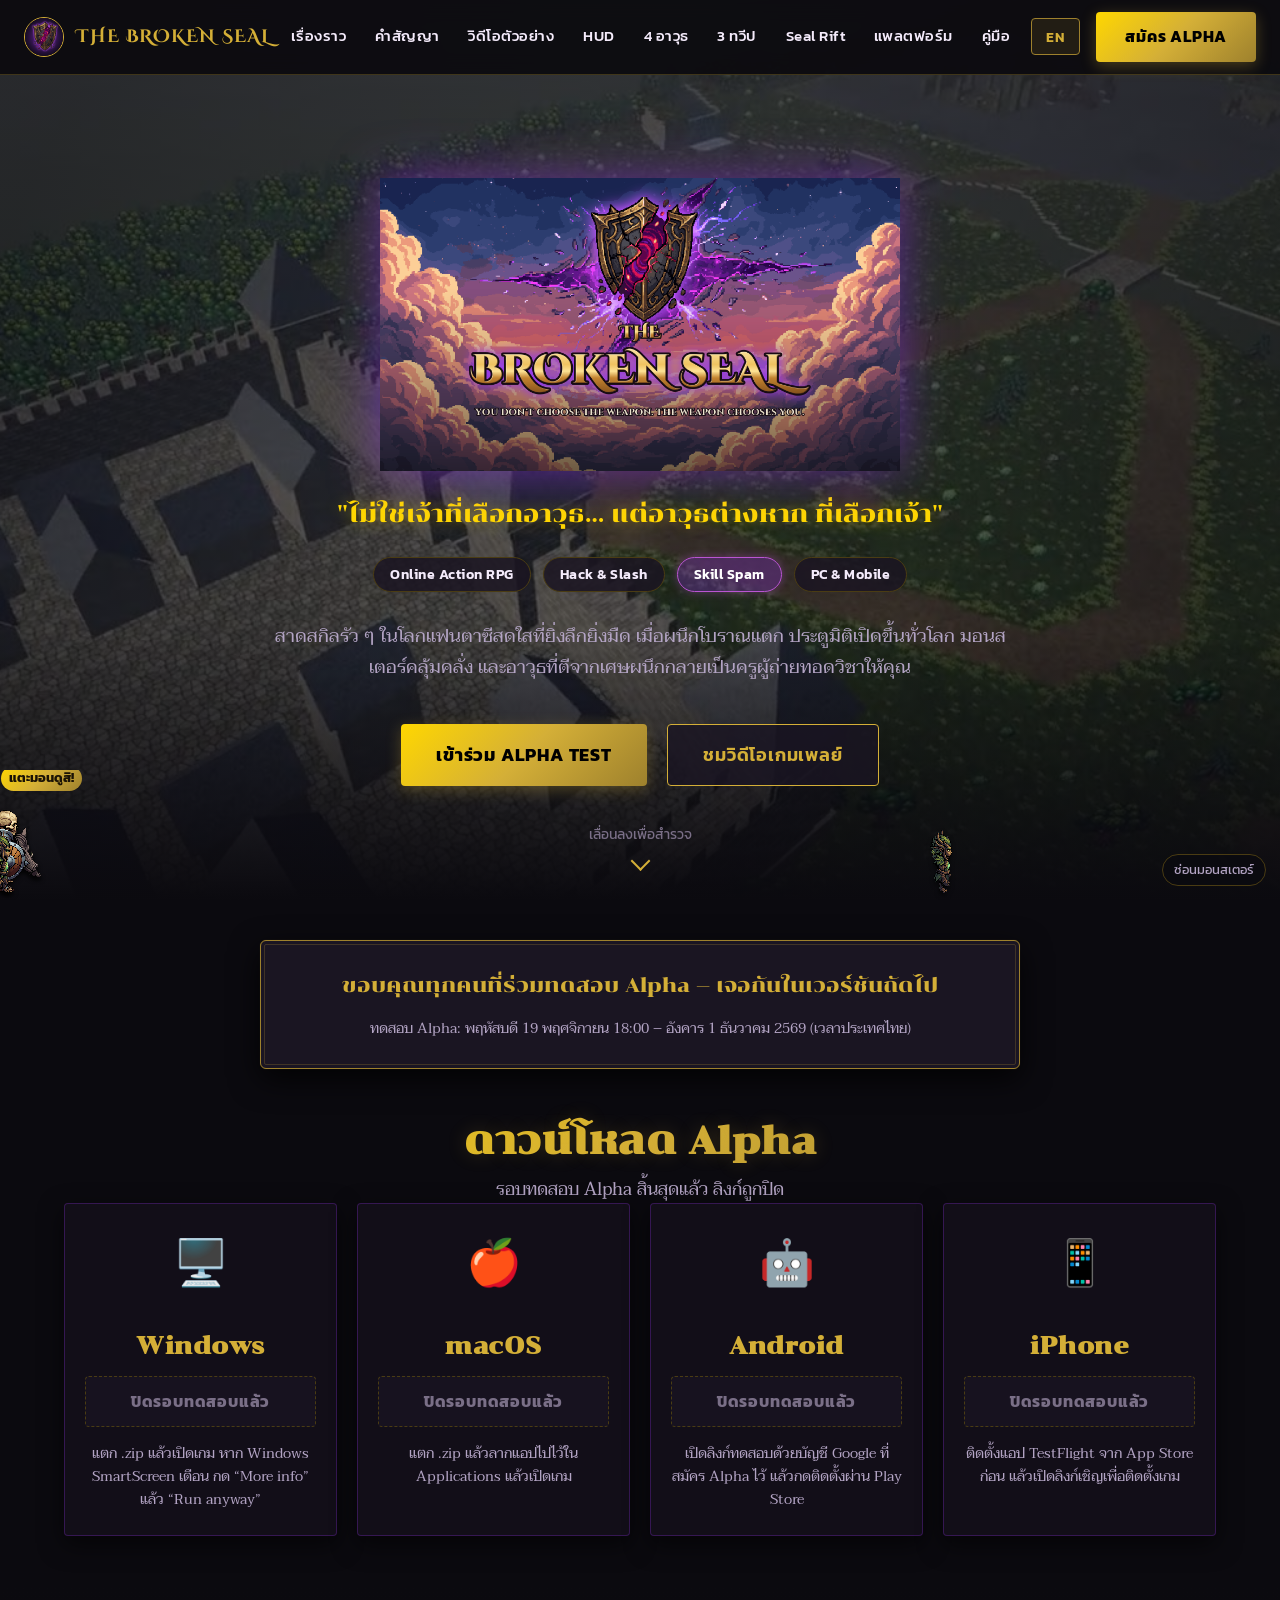
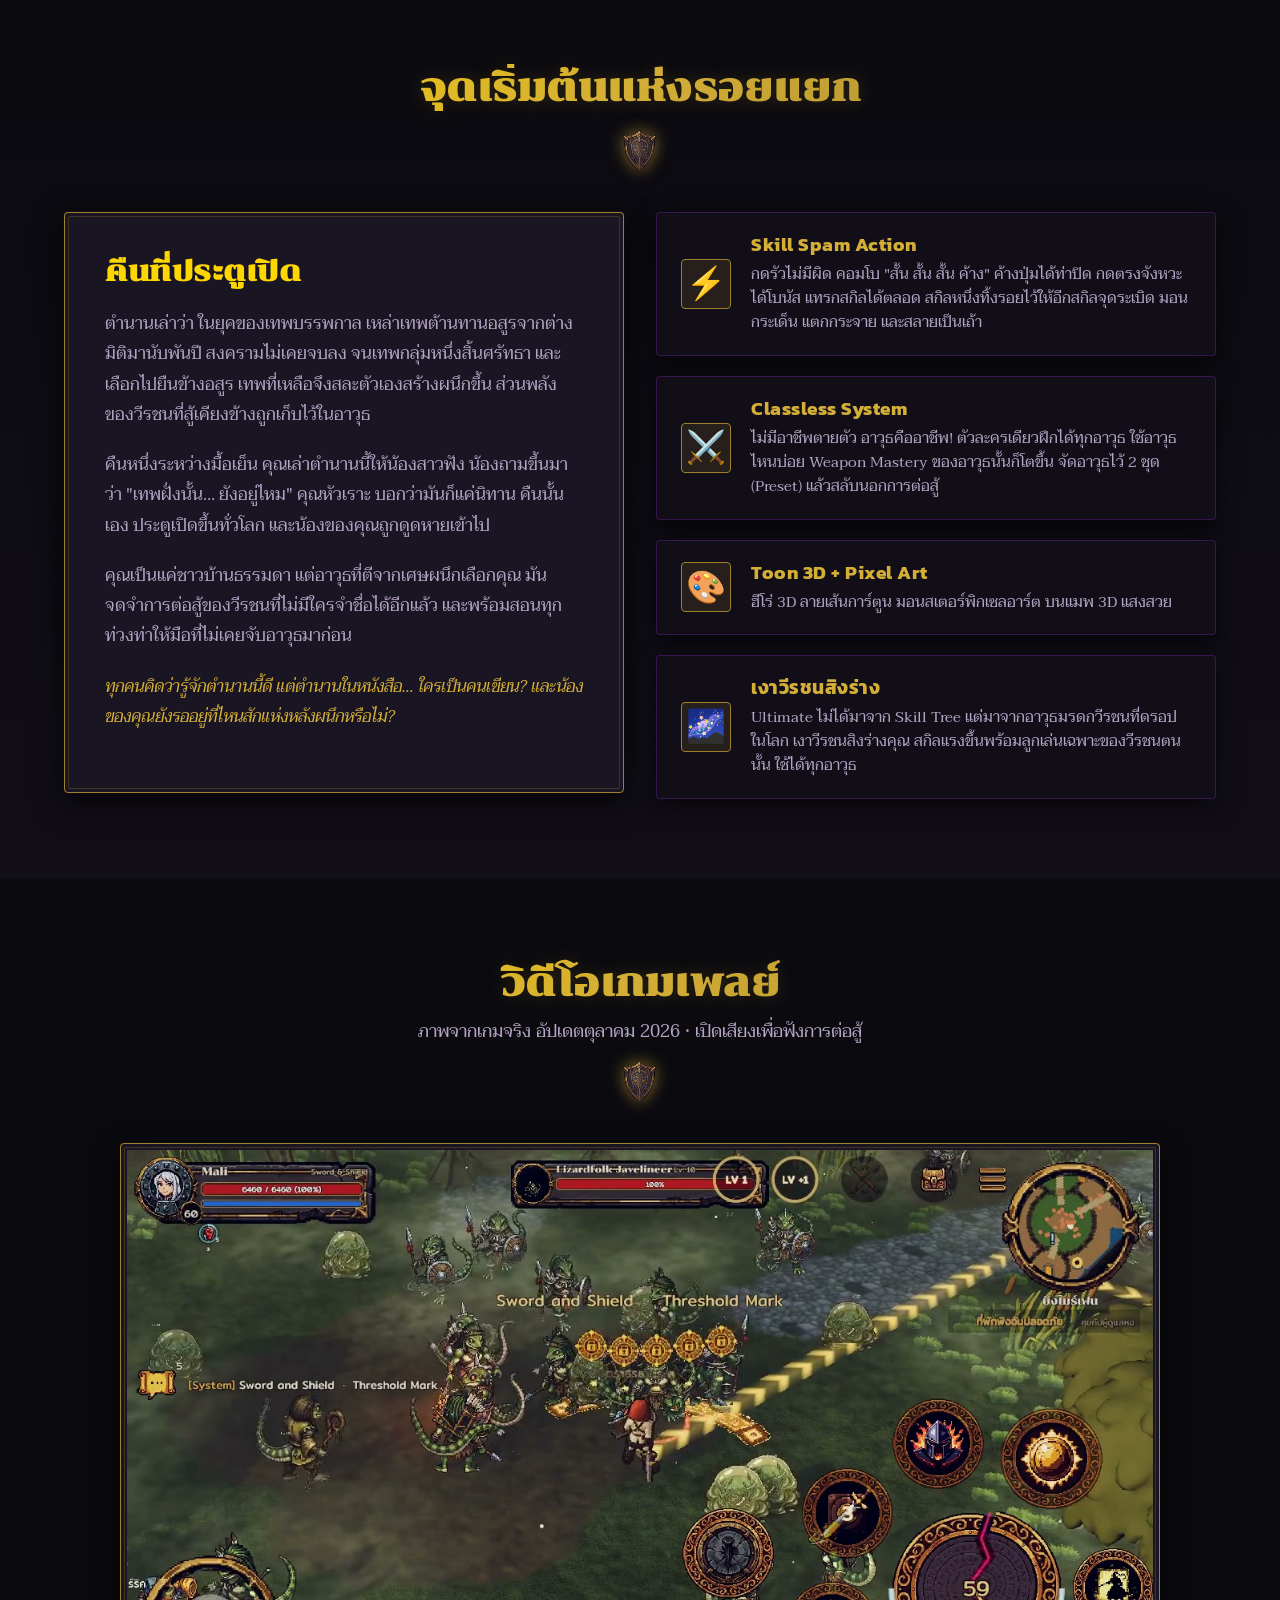
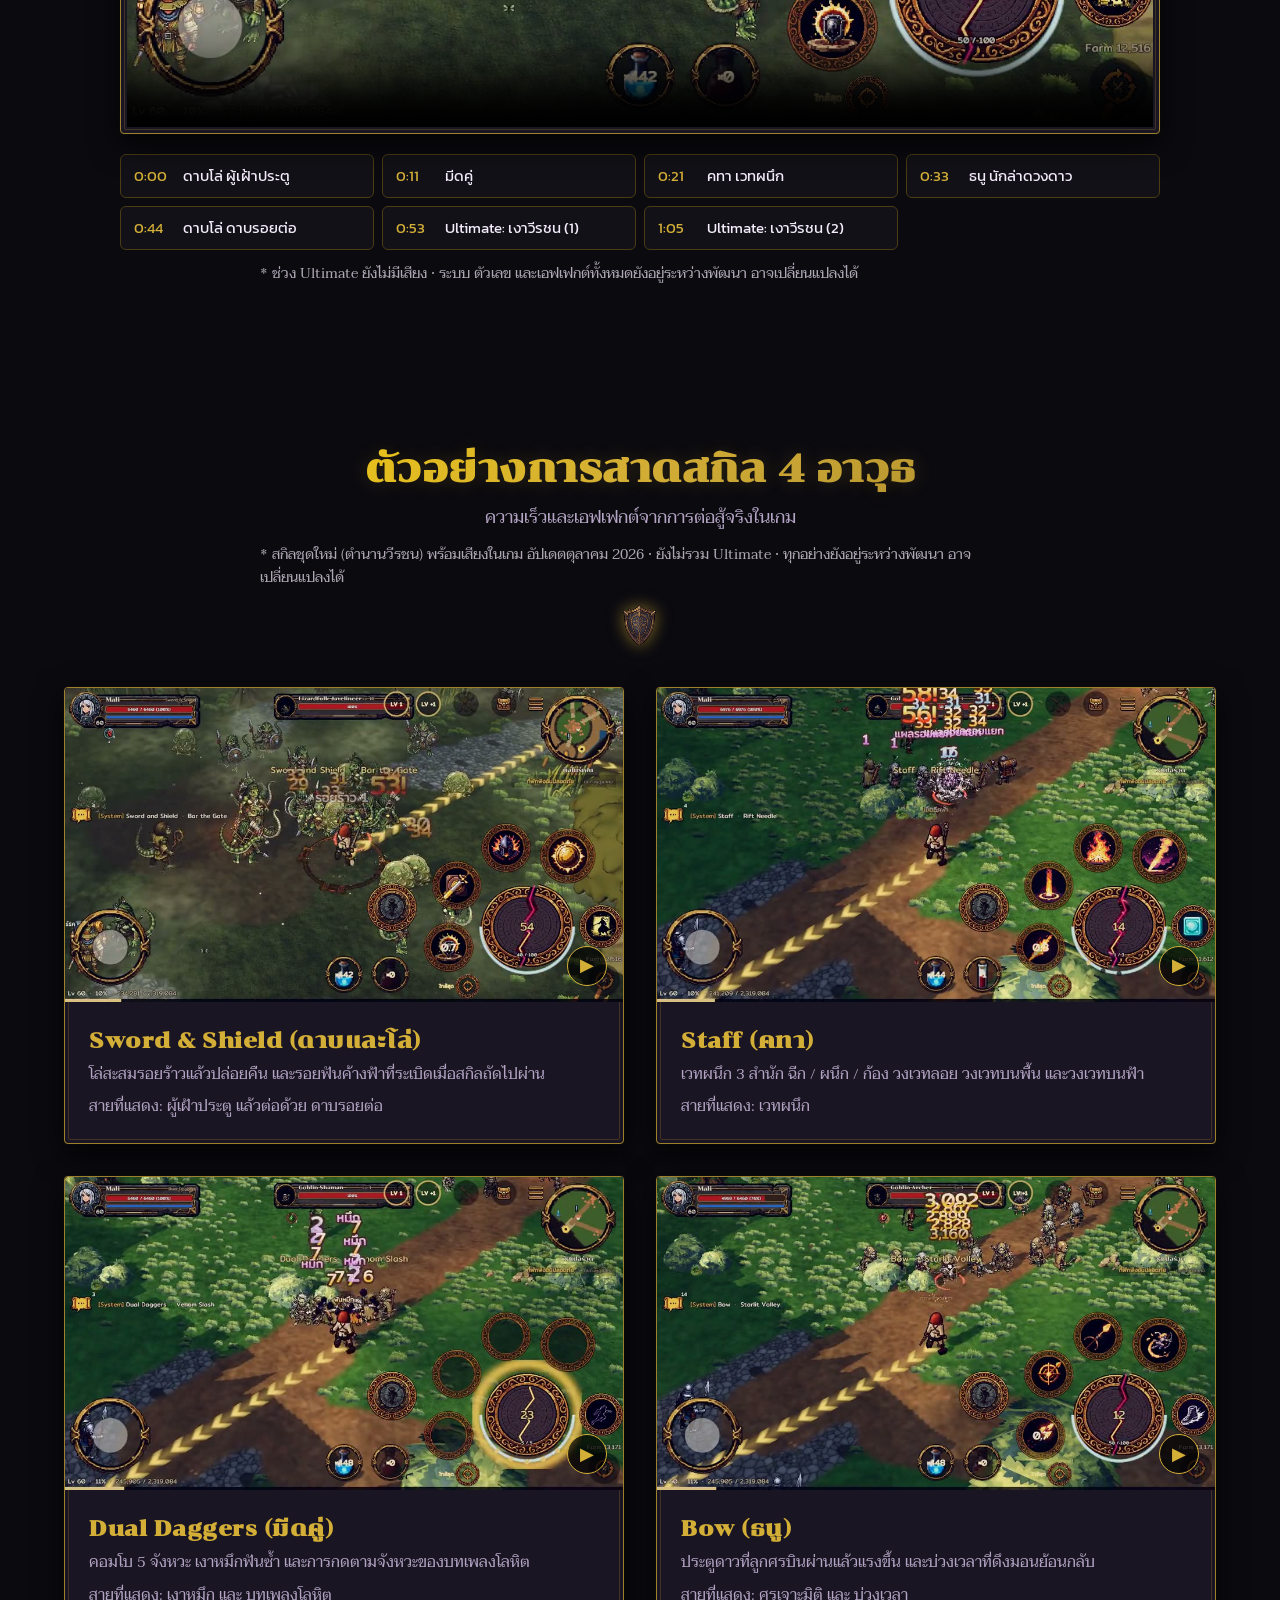
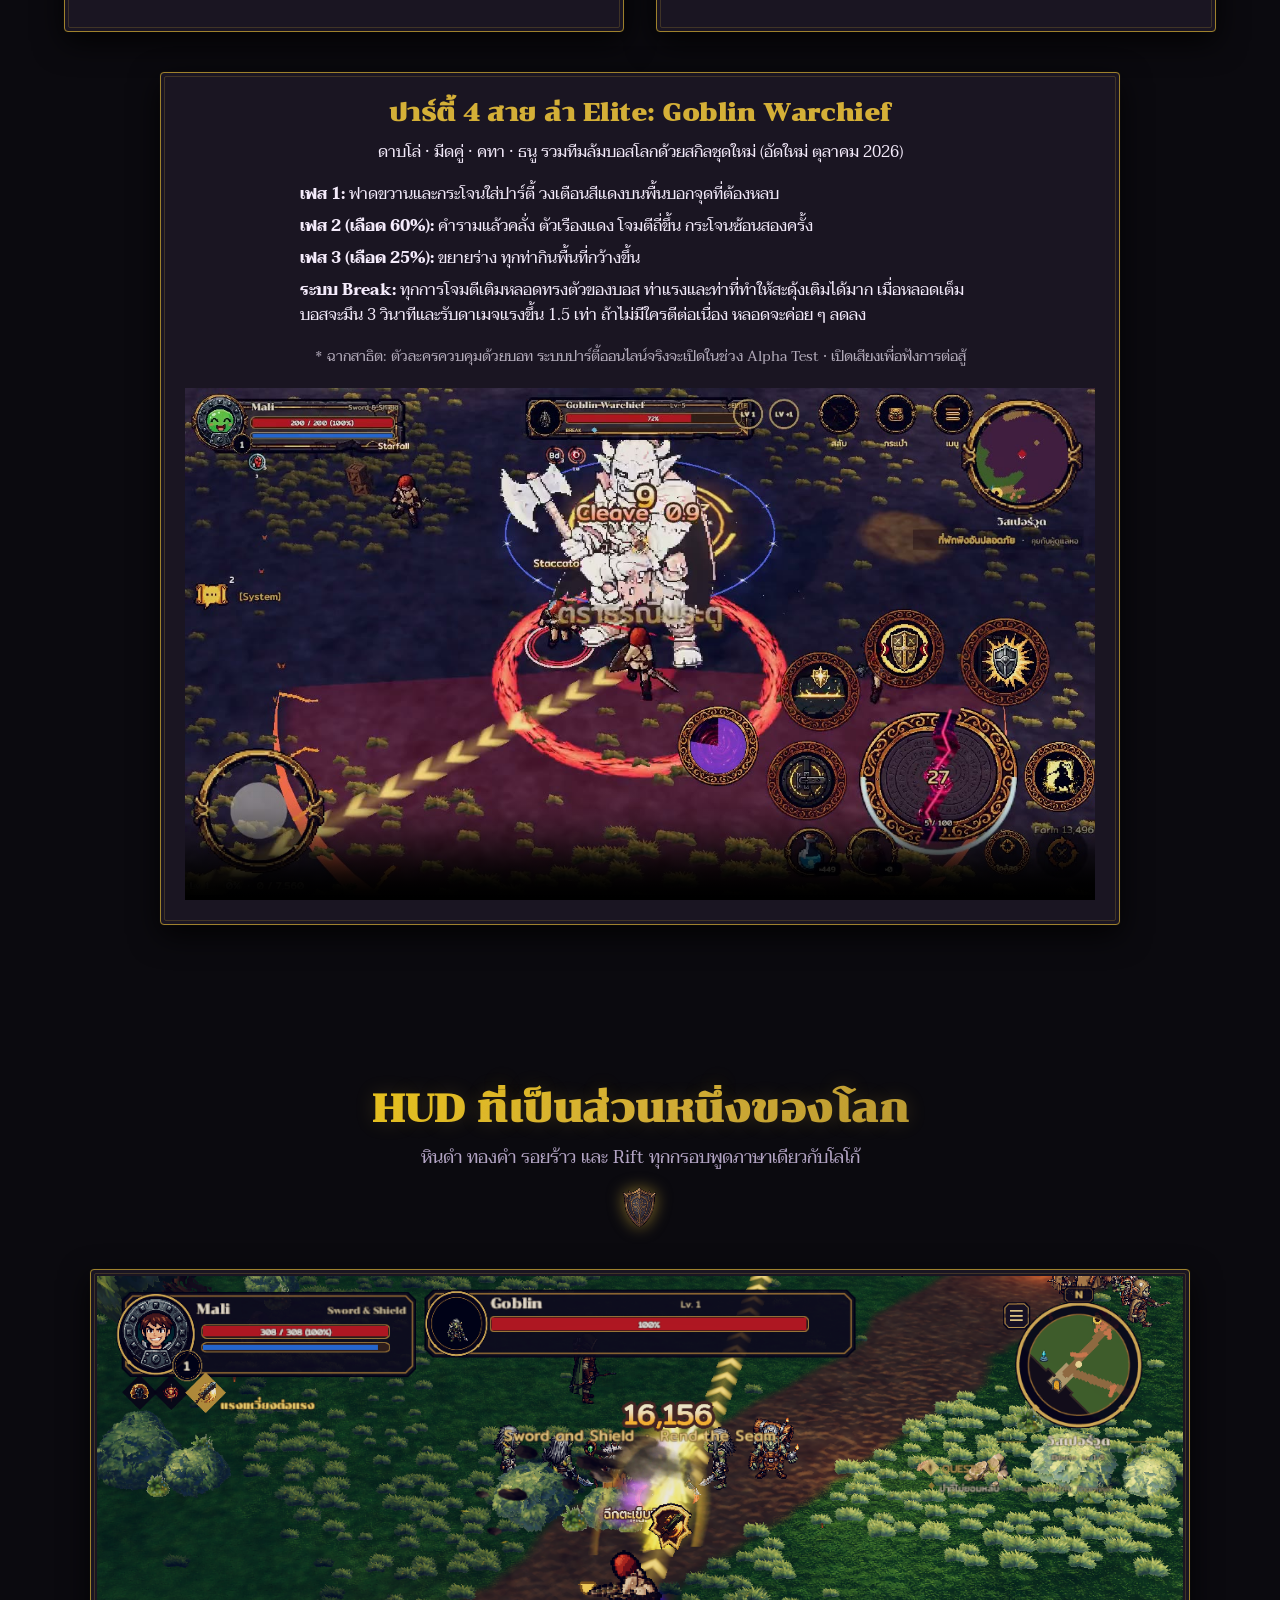
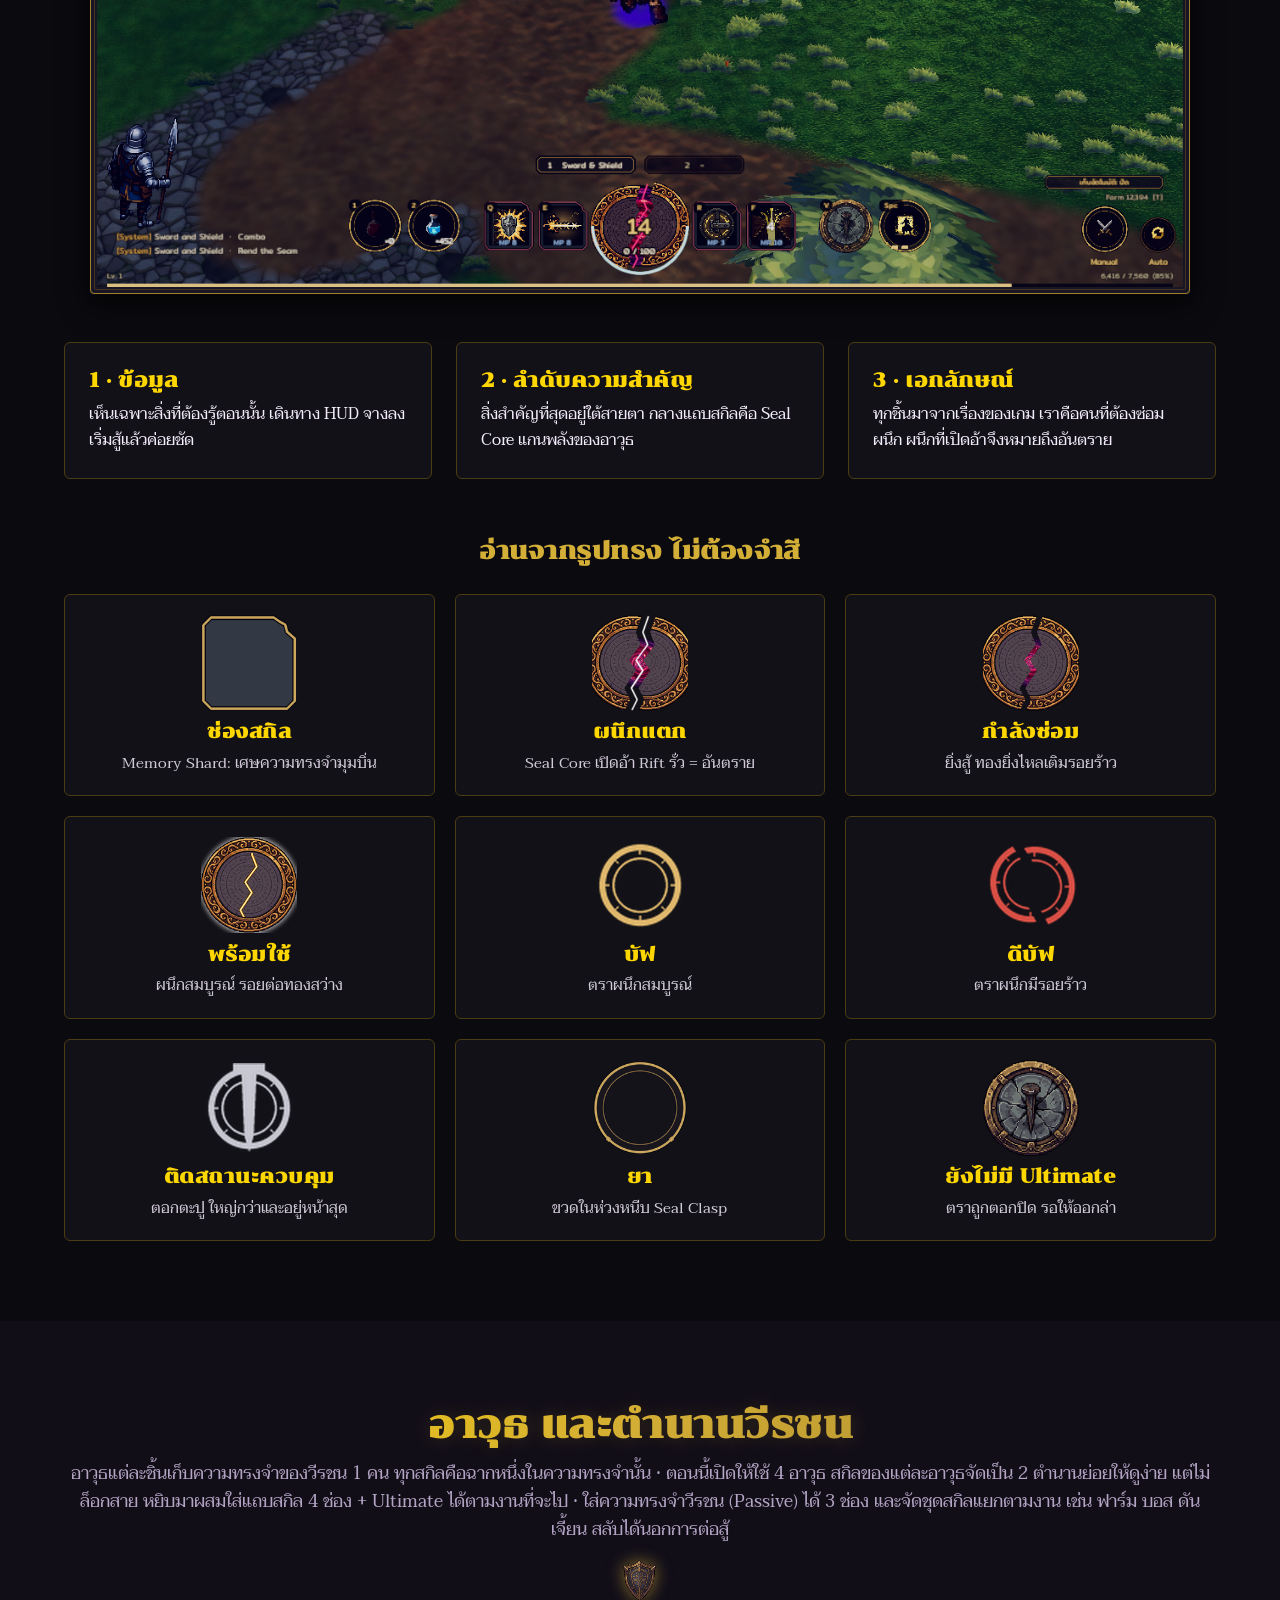
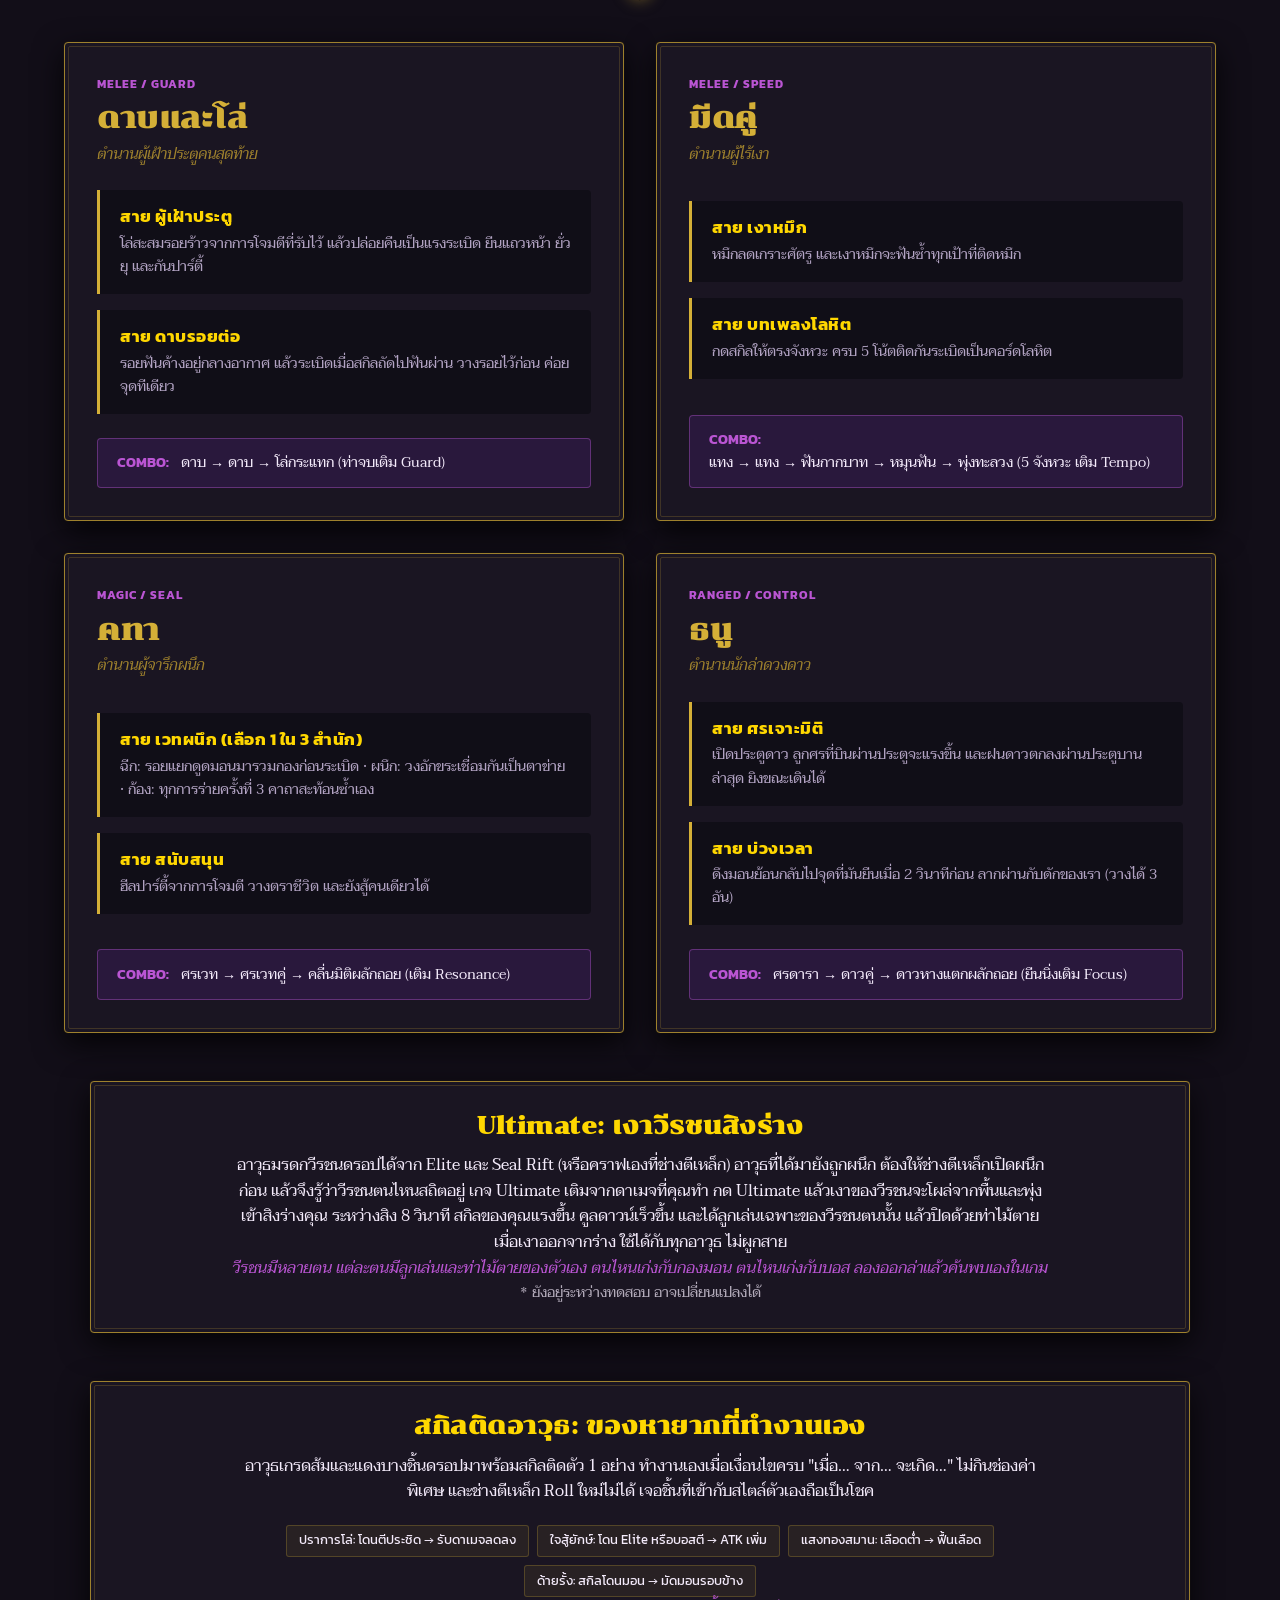
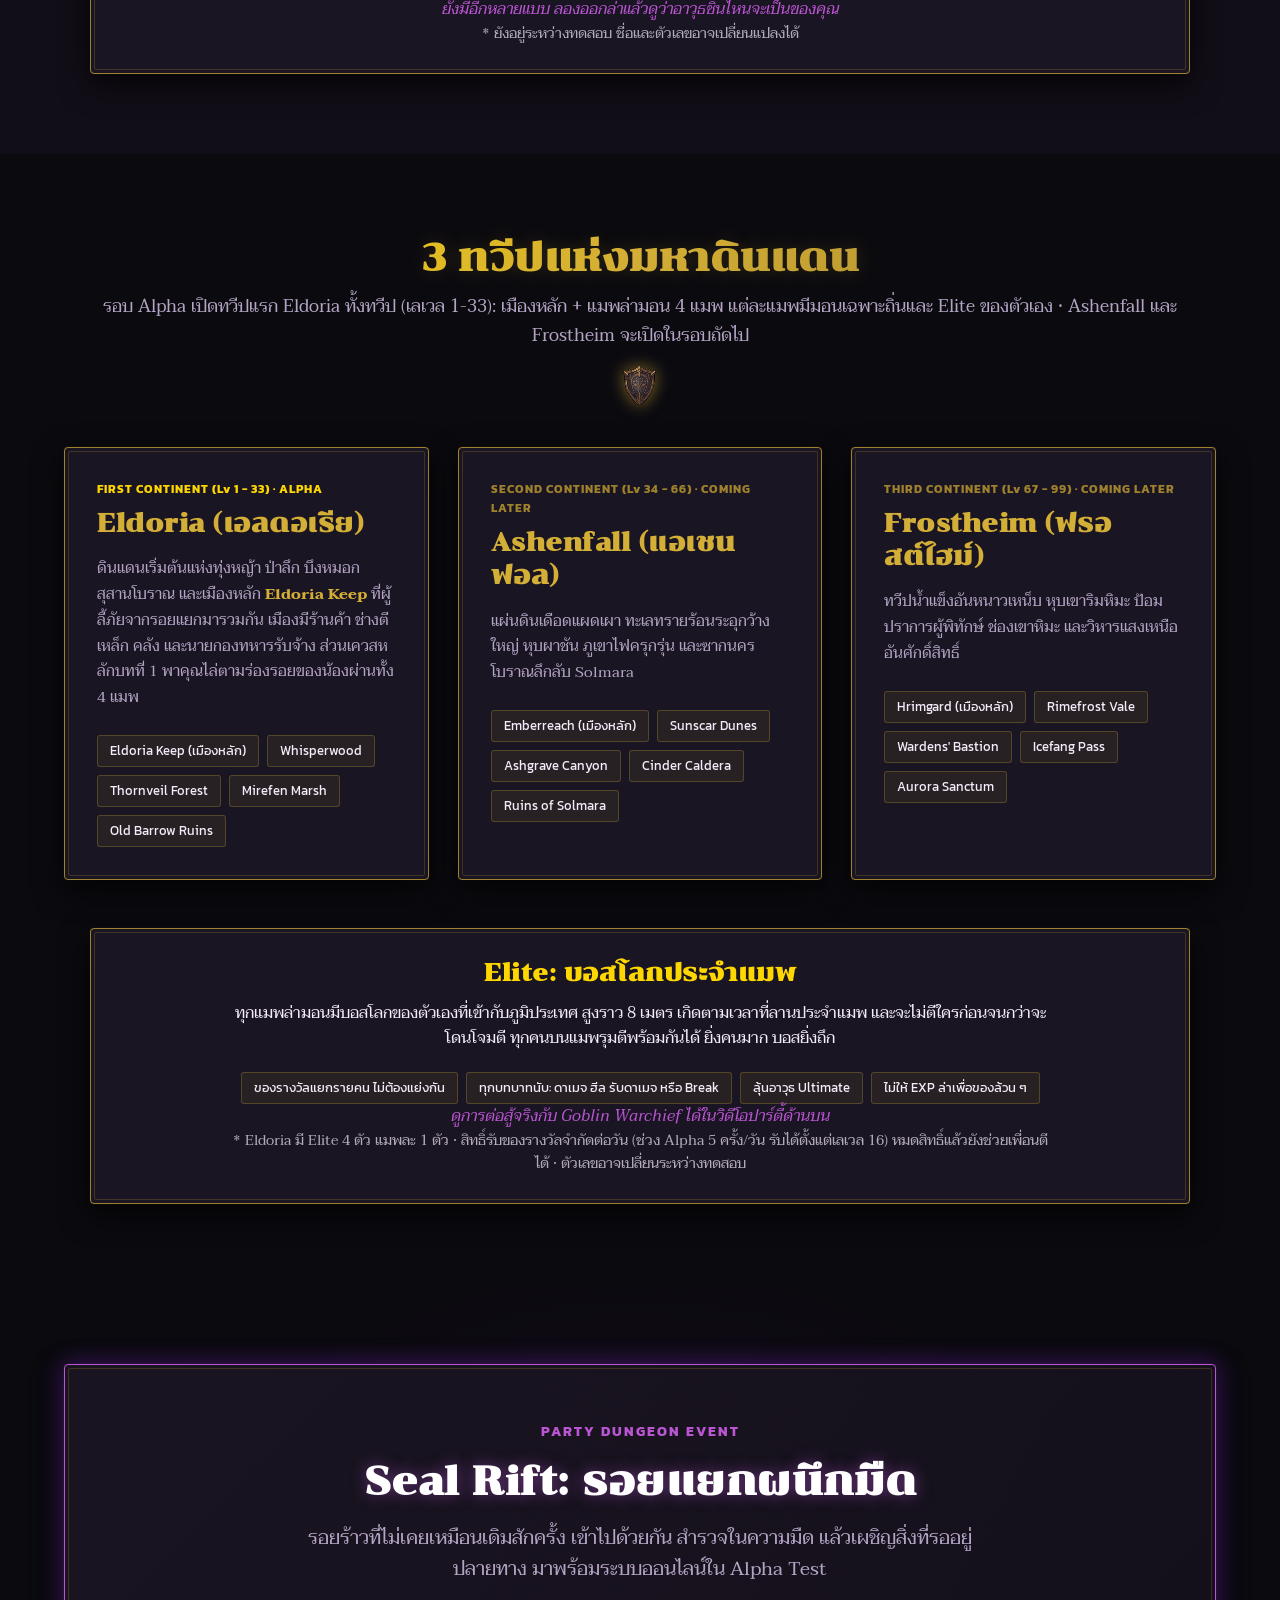
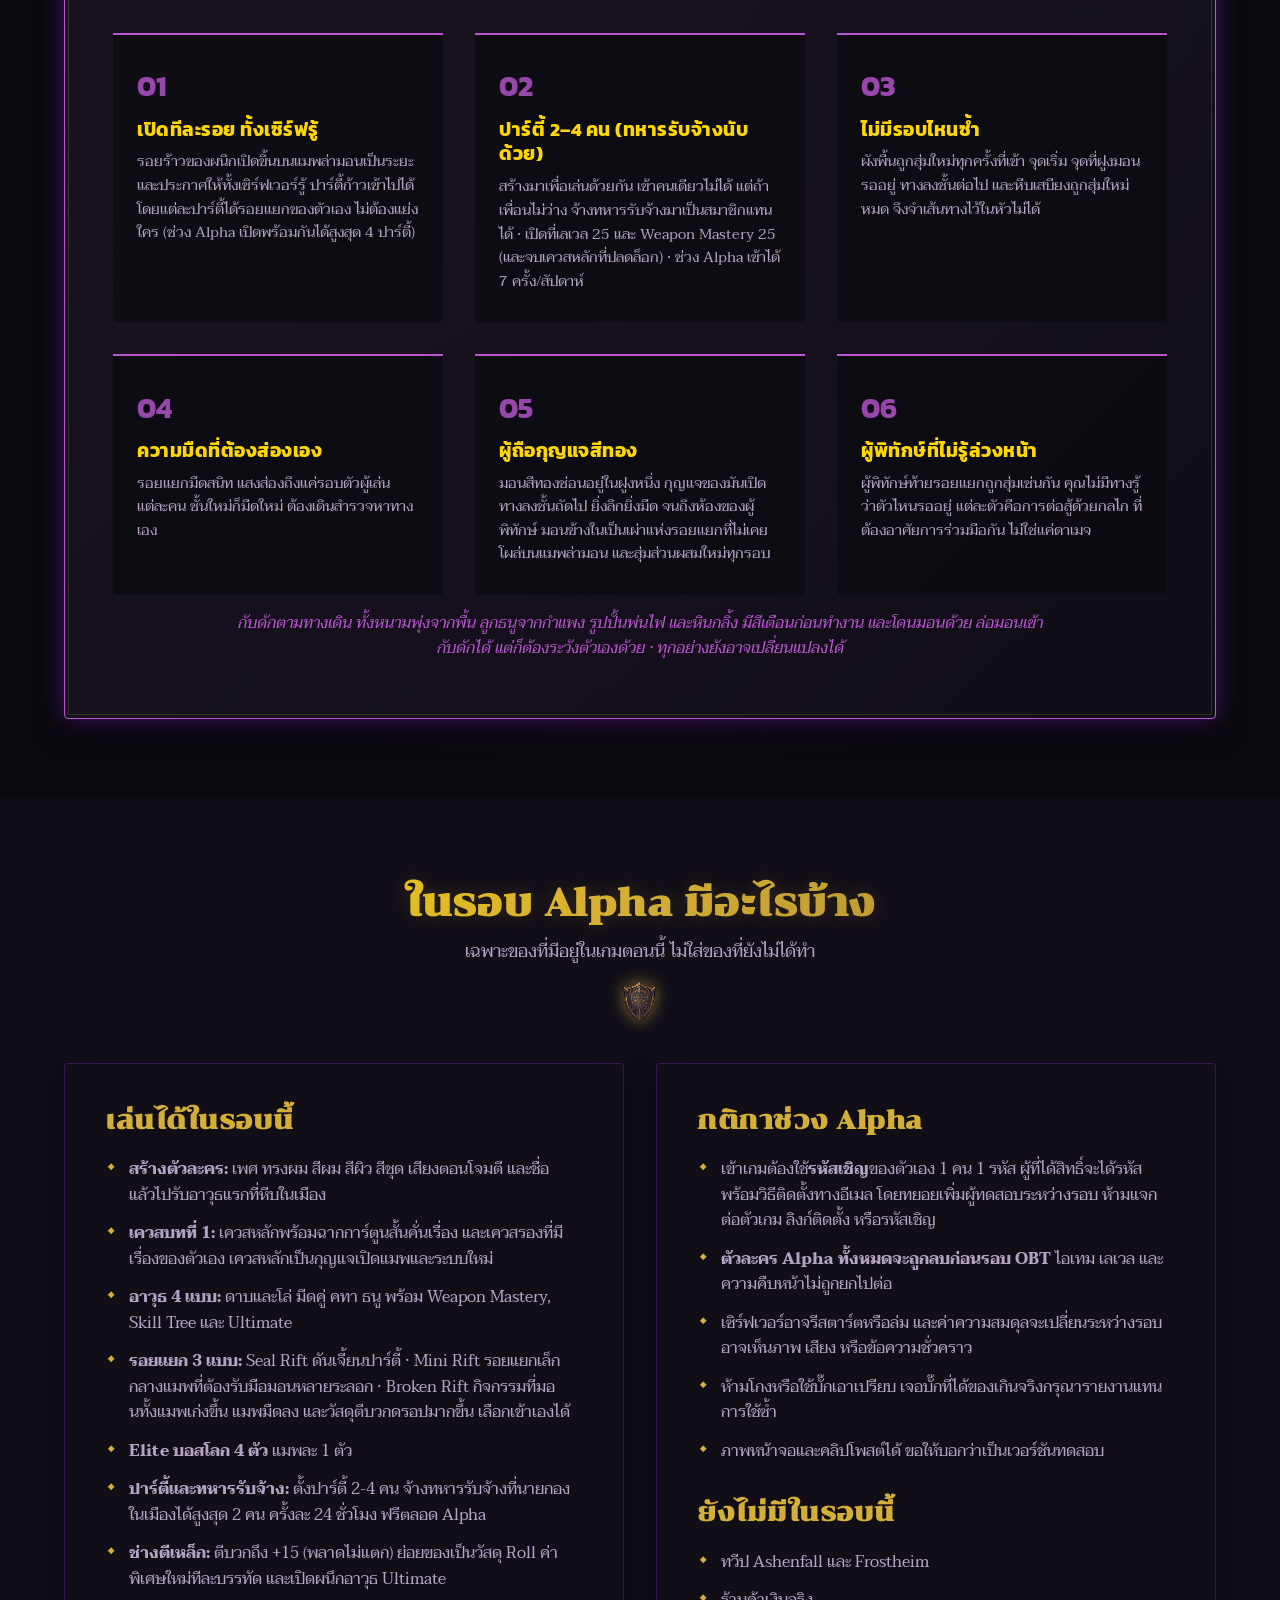
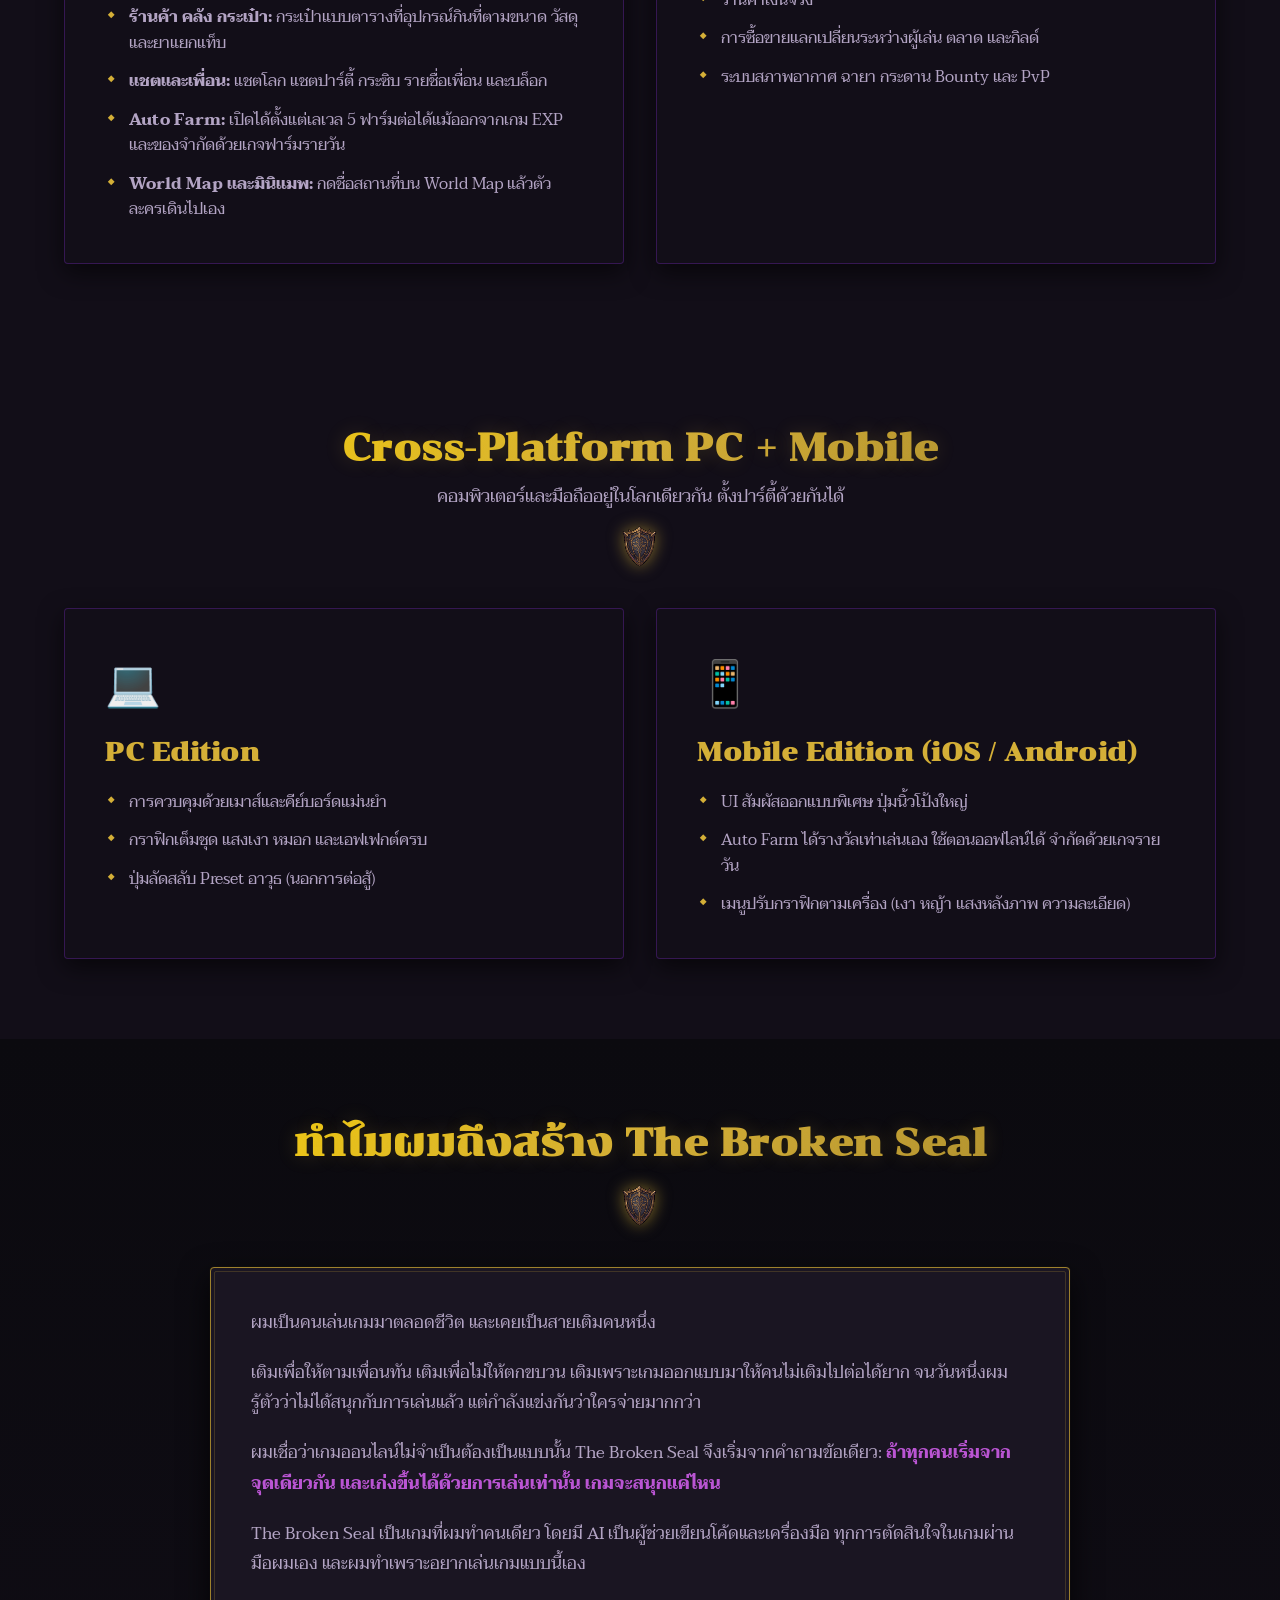
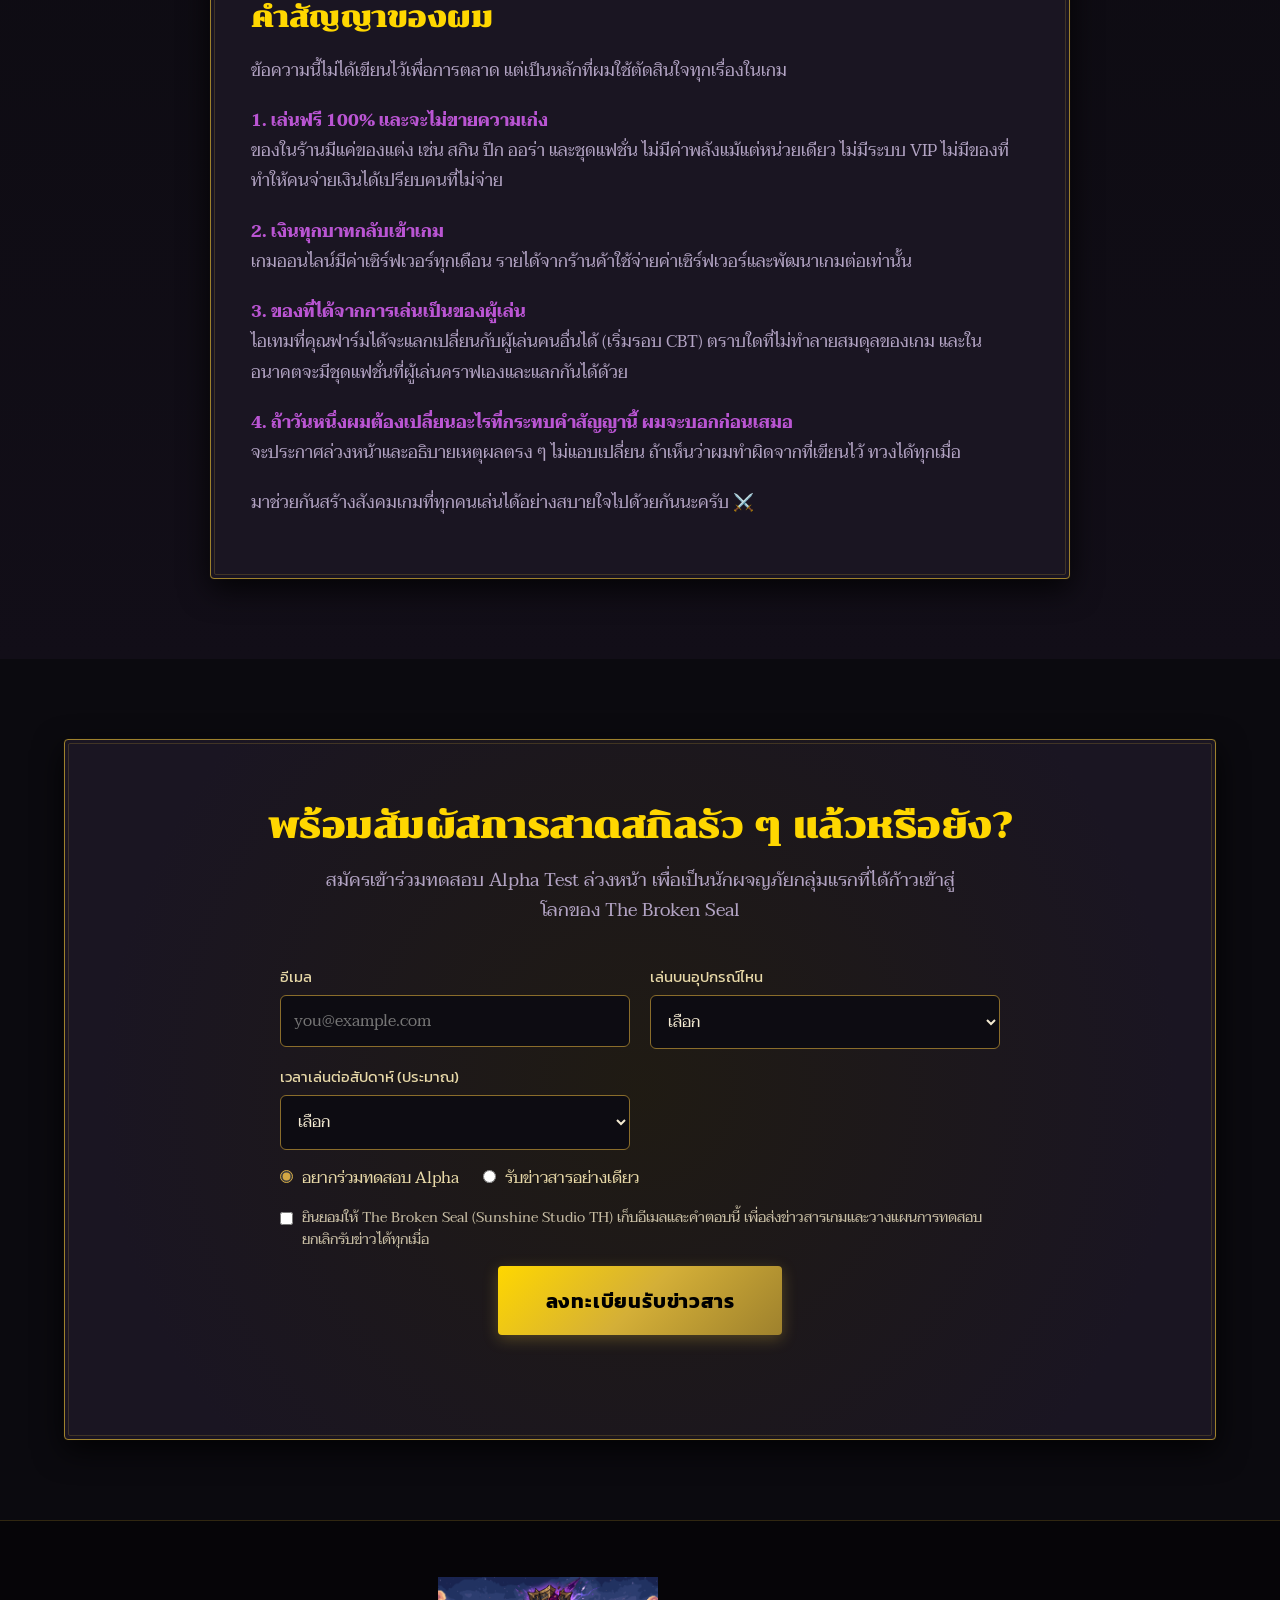
<file: index.html>
<!DOCTYPE html>
<html lang="th">
<head>
    <meta charset="UTF-8">
    <meta name="viewport" content="width=device-width, initial-scale=1.0">
    <title>The Broken Seal | เกมแอ็กชัน RPG ออนไลน์ Hack & Slash</title>
    <link rel="icon" type="image/png" href="assets/icon_1024.png">
    
    <!-- Google Fonts -->
    <link rel="preconnect" href="https://fonts.googleapis.com">
    <link rel="preconnect" href="https://fonts.gstatic.com" crossorigin>
    <link href="https://fonts.googleapis.com/css2?family=Chonburi&family=Cinzel+Decorative:wght@700;900&family=Kanit:wght@400;500;600;700&family=Taviraj:ital,wght@0,300;0,400;0,600;0,700;1,400&display=swap" rel="stylesheet">
    
    <link rel="stylesheet" href="style.css?v=20261104b">
</head>
<body class="theme-dark lang-th">

    <!-- NAVIGATION HEADER -->
    <header class="site-header">
        <div class="header-container">
            <a href="#" class="brand-logo">
                <img src="assets/icon_1024.png" alt="The Broken Seal Icon" class="nav-icon">
                <span class="brand-name">THE BROKEN SEAL</span>
            </a>
            
            <nav class="main-nav" id="mainNav">
                <ul>
                    <li>
                        <a href="#overview">
                            <span class="lang-th">เรื่องราว</span>
                            <span class="lang-en">Overview</span>
                        </a>
                    </li>
                    <li>
                        <a href="#pledge">
                            <span class="lang-th">คำสัญญา</span>
                            <span class="lang-en">Our Promise</span>
                        </a>
                    </li>
                    <li>
                        <a href="#gameplay">
                            <span class="lang-th">วิดีโอตัวอย่าง</span>
                            <span class="lang-en">Previews</span>
                        </a>
                    </li>
                    <li>
                        <a href="#hud">
                            <span class="lang-th">HUD</span>
                            <span class="lang-en">HUD</span>
                        </a>
                    </li>
                    <li>
                        <a href="#weapons">
                            <span class="lang-th">4 อาวุธ</span>
                            <span class="lang-en">Weapons</span>
                        </a>
                    </li>
                    <li>
                        <a href="#world">
                            <span class="lang-th">3 ทวีป</span>
                            <span class="lang-en">World</span>
                        </a>
                    </li>
                    <li>
                        <a href="#seal-rift">
                            <span class="lang-th">Seal Rift</span>
                            <span class="lang-en">Seal Rift</span>
                        </a>
                    </li>
                    <li>
                        <a href="#platforms">
                            <span class="lang-th">แพลตฟอร์ม</span>
                            <span class="lang-en">Platforms</span>
                        </a>
                    </li>
                    <li>
                        <a href="guide.html">
                            <span class="lang-th">คู่มือ</span>
                            <span class="lang-en">Guide</span>
                        </a>
                    </li>
                </ul>
            </nav>

            <div class="header-actions">
                <button id="langToggleBtn" class="btn-lang" aria-label="Switch Language">
                    <span class="lang-th">EN</span>
                    <span class="lang-en">TH</span>
                </button>
                <!-- TODO: The sign-up form URL will be added later -->
                <a href="#alpha-signup" class="btn-primary nav-cta">
                    <span class="lang-th">สมัคร Alpha</span>
                    <span class="lang-en">Join Alpha</span>
                </a>
                <button class="mobile-menu-toggle" id="mobileMenuBtn" aria-label="Toggle Menu">
                    <span></span>
                    <span></span>
                    <span></span>
                </button>
            </div>
        </div>
    </header>

    <!-- HERO SECTION -->
    <section class="hero-section">
        <div class="hero-bg" style="background-image: url('assets/sky_rift.png');"></div>
        <video class="hero-video" autoplay muted loop playsinline preload="auto" poster="assets/map_flight_poster.jpg" aria-hidden="true">
            <source src="assets/map_flight_bg.mp4" type="video/mp4">
        </video>
        <div class="hero-overlay"></div>
        <div class="hero-particles"></div>
        
        <div class="hero-content">
            <div class="logo-wrapper">
                <img src="assets/logo_cinzel.png" alt="The Broken Seal Logo" class="hero-logo">
            </div>

            <p class="hero-tagline">
                <span class="lang-th">"ไม่ใช่เจ้าที่เลือกอาวุธ… แต่อาวุธต่างหาก ที่เลือกเจ้า"</span>
                <span class="lang-en">"You don't choose the weapon. The weapon chooses you."</span>
            </p>

            <div class="hero-badges">
                <span class="badge">Online Action RPG</span>
                <span class="badge">Hack & Slash</span>
                <span class="badge highlight">Skill Spam</span>
                <span class="badge">PC & Mobile</span>
            </div>

            <p class="hero-description">
                <span class="lang-th">สาดสกิลรัว ๆ ในโลกแฟนตาซีสดใสที่ยิ่งลึกยิ่งมืด เมื่อผนึกโบราณแตก ประตูมิติเปิดขึ้นทั่วโลก มอนสเตอร์คลุ้มคลั่ง และอาวุธที่ตีจากเศษผนึกกลายเป็นครูผู้ถ่ายทอดวิชาให้คุณ</span>
                <span class="lang-en">Spam skills nonstop in a bright fantasy world that grows darker the deeper you go. The ancient seal has broken, gates have opened across the world, monsters have gone mad, and a weapon forged from the seal's shards becomes your teacher.</span>
            </p>

            <div class="hero-cta-group">
                <!-- TODO: The sign-up form URL will be added later -->
                <a href="#alpha-signup" class="btn-primary btn-large glow-effect">
                    <span class="lang-th">เข้าร่วม Alpha Test</span>
                    <span class="lang-en">Join Alpha Test</span>
                </a>
                <a href="#gameplay" class="btn-secondary btn-large">
                    <span class="lang-th">ชมวิดีโอเกมเพลย์</span>
                    <span class="lang-en">Watch Gameplay</span>
                </a>
            </div>
        </div>

        <div class="hero-scroll-indicator">
            <span class="lang-th">เลื่อนลงเพื่อสำรวจ</span>
            <span class="lang-en">Scroll to Explore</span>
            <div class="scroll-arrow"></div>
        </div>
    </section>

    <!-- ALPHA COUNTDOWN + DOWNLOADS (config: ALPHA_CONFIG at the top of main.js) -->
    <section id="alpha-countdown" class="alpha-strip">
        <div class="container">
            <div class="alpha-countdown frame-gold" id="alphaCountdown" data-phase="before">
                <p class="alpha-label" id="alphaLabel">
                    <span class="lang-th" data-phase-text="before">เปิดทดสอบ Alpha ใน</span>
                    <span class="lang-en" data-phase-text="before">Alpha test opens in</span>
                    <span class="lang-th" data-phase-text="live" hidden>Alpha จะสิ้นสุดใน</span>
                    <span class="lang-en" data-phase-text="live" hidden>Alpha ends in</span>
                    <span class="lang-th" data-phase-text="after" hidden>ขอบคุณทุกคนที่ร่วมทดสอบ Alpha — เจอกันในเวอร์ชันถัดไป</span>
                    <span class="lang-en" data-phase-text="after" hidden>Thank you to everyone who joined the Alpha — see you in the next build.</span>
                </p>
                <div class="alpha-timer" id="alphaTimer" aria-hidden="true">
                    <div class="alpha-unit"><span class="alpha-num" data-unit="d">--</span><span class="alpha-cap"><span class="lang-th">วัน</span><span class="lang-en">Days</span></span></div>
                    <div class="alpha-unit"><span class="alpha-num" data-unit="h">--</span><span class="alpha-cap"><span class="lang-th">ชั่วโมง</span><span class="lang-en">Hours</span></span></div>
                    <div class="alpha-unit"><span class="alpha-num" data-unit="m">--</span><span class="alpha-cap"><span class="lang-th">นาที</span><span class="lang-en">Minutes</span></span></div>
                    <div class="alpha-unit"><span class="alpha-num" data-unit="s">--</span><span class="alpha-cap"><span class="lang-th">วินาที</span><span class="lang-en">Seconds</span></span></div>
                </div>
                <span class="sr-only" id="alphaLive" aria-live="polite" aria-atomic="true"></span>
                <p class="alpha-dates">
                    <span class="lang-th">ทดสอบ Alpha: พฤหัสบดี 19 พฤศจิกายน 18:00 – อังคาร 1 ธันวาคม 2569 (เวลาประเทศไทย)</span>
                    <span class="lang-en">Alpha test: Thu 19 November, 18:00 – Tue 1 December 2026 (Bangkok time, UTC+7)</span>
                </p>
            </div>
        </div>
    </section>

    <section id="download" class="download-section">
        <div class="container">
            <div class="section-header">
                <h2 class="section-title">
                    <span class="lang-th">ดาวน์โหลด Alpha</span>
                    <span class="lang-en">Download the Alpha</span>
                </h2>
                <p class="section-subtitle">
                    <span class="lang-th" data-phase-text="before">ลิงก์จะเปิดให้กดเมื่อเริ่มรอบทดสอบ 19 พ.ย. 18:00</span>
                    <span class="lang-en" data-phase-text="before">Links go live when the test round starts on 19 Nov, 18:00</span>
                    <span class="lang-th" data-phase-text="live" hidden>รอบทดสอบเปิดแล้ว เลือกแพลตฟอร์มของคุณ</span>
                    <span class="lang-en" data-phase-text="live" hidden>The test round is open — pick your platform</span>
                    <span class="lang-th" data-phase-text="after" hidden>รอบทดสอบ Alpha สิ้นสุดแล้ว ลิงก์ถูกปิด</span>
                    <span class="lang-en" data-phase-text="after" hidden>The Alpha round has ended; the links are closed</span>
                </p>
            </div>
            <div class="download-grid">
                <article class="download-card frame-dark">
                    <div class="platform-icon" aria-hidden="true">🖥️</div>
                    <h3>Windows</h3>
                    <a class="btn-primary dl-btn" data-dl="windows" href="#download">
                        <span class="lang-th dl-label">ดาวน์โหลดสำหรับ Windows</span><span class="lang-en dl-label">Download for Windows</span>
                    </a>
                    <p class="dl-note">
                        <span class="lang-th">แตก .zip แล้วเปิดเกม หาก Windows SmartScreen เตือน กด “More info” แล้ว “Run anyway”</span>
                        <span class="lang-en">Unzip and run the game. If Windows SmartScreen warns you, click “More info” then “Run anyway”.</span>
                    </p>
                </article>
                <article class="download-card frame-dark">
                    <div class="platform-icon" aria-hidden="true">🍎</div>
                    <h3>macOS</h3>
                    <a class="btn-primary dl-btn" data-dl="macos" href="#download">
                        <span class="lang-th dl-label">ดาวน์โหลดสำหรับ macOS</span><span class="lang-en dl-label">Download for macOS</span>
                    </a>
                    <p class="dl-note">
                        <span class="lang-th">แตก .zip แล้วลากแอปไปไว้ใน Applications แล้วเปิดเกม</span>
                        <span class="lang-en">Unzip, drag the app into Applications, then open it.</span>
                    </p>
                </article>
                <article class="download-card frame-dark">
                    <div class="platform-icon" aria-hidden="true">🤖</div>
                    <h3>Android</h3>
                    <a class="btn-primary dl-btn" data-dl="android" href="#download">
                        <span class="lang-th dl-label">Google Play (ทดสอบแบบปิด)</span><span class="lang-en dl-label">Google Play (closed test)</span>
                    </a>
                    <p class="dl-note">
                        <span class="lang-th">เปิดลิงก์ทดสอบด้วยบัญชี Google ที่สมัคร Alpha ไว้ แล้วกดติดตั้งผ่าน Play Store</span>
                        <span class="lang-en">Open the test link with the Google account you signed up with, then install from the Play Store.</span>
                    </p>
                </article>
                <article class="download-card frame-dark">
                    <div class="platform-icon" aria-hidden="true">📱</div>
                    <h3>iPhone</h3>
                    <a class="btn-primary dl-btn" data-dl="ios" href="#download">
                        <span class="lang-th dl-label">TestFlight</span><span class="lang-en dl-label">TestFlight</span>
                    </a>
                    <p class="dl-note">
                        <span class="lang-th">ติดตั้งแอป TestFlight จาก App Store ก่อน แล้วเปิดลิงก์เชิญเพื่อติดตั้งเกม</span>
                        <span class="lang-en">Install the TestFlight app from the App Store first, then open the invite link to install the game.</span>
                    </p>
                </article>
            </div>
        </div>
    </section>


    <!-- OVERVIEW & STORY SECTION -->
    <section id="overview" class="section-padding overview-section">
        <div class="container">
            <div class="section-header">
                <h2 class="section-title">
                    <span class="lang-th">จุดเริ่มต้นแห่งรอยแยก</span>
                    <span class="lang-en">The Unraveling Seal</span>
                </h2>
                <div class="title-divider"><img src="assets/shield_intact_1.png" alt="Shield Emblem" class="divider-icon"></div>
            </div>

            <div class="story-grid">
                <div class="story-card frame-gold">
                    <div class="story-content">
                        <h3 class="story-headline">
                            <span class="lang-th">คืนที่ประตูเปิด</span>
                            <span class="lang-en">The Night the Gates Opened</span>
                        </h3>
                        <p class="story-text">
                            <span class="lang-th">ตำนานเล่าว่า ในยุคของเทพบรรพกาล เหล่าเทพต้านทานอสูรจากต่างมิติมานับพันปี สงครามไม่เคยจบลง จนเทพกลุ่มหนึ่งสิ้นศรัทธา และเลือกไปยืนข้างอสูร เทพที่เหลือจึงสละตัวเองสร้างผนึกขึ้น ส่วนพลังของวีรชนที่สู้เคียงข้างถูกเก็บไว้ในอาวุธ</span>
                            <span class="lang-en">Legend tells that in the age of the ancient gods, they held back monsters from another world for a thousand years. The war never ended, until some of the gods lost their faith and chose the monsters' side. The faithful ones gave themselves to forge a seal, and the strength of the heroes who fought beside them was left inside their weapons.</span>
                        </p>
                        <p class="story-text">
                            <span class="lang-th">คืนหนึ่งระหว่างมื้อเย็น คุณเล่าตำนานนี้ให้น้องสาวฟัง น้องถามขึ้นมาว่า "เทพฝั่งนั้น… ยังอยู่ไหม" คุณหัวเราะ บอกว่ามันก็แค่นิทาน คืนนั้นเอง ประตูเปิดขึ้นทั่วโลก และน้องของคุณถูกดูดหายเข้าไป</span>
                            <span class="lang-en">One evening over dinner, you told this legend to your little sister. "Are the gods on the other side… still there?" she asked. You laughed it off as a story. That same night, gates tore open across the world, and she was pulled through.</span>
                        </p>
                        <p class="story-text">
                            <span class="lang-th">คุณเป็นแค่ชาวบ้านธรรมดา แต่อาวุธที่ตีจากเศษผนึกเลือกคุณ มันจดจำการต่อสู้ของวีรชนที่ไม่มีใครจำชื่อได้อีกแล้ว และพร้อมสอนทุกท่วงท่าให้มือที่ไม่เคยจับอาวุธมาก่อน</span>
                            <span class="lang-en">You are only a villager, but a weapon forged from the seal's shards chose you. It remembers the battles of heroes no one can name anymore, and it will teach every move to hands that have never held a blade.</span>
                        </p>
                        <p class="story-text story-hook">
                            <span class="lang-th">ทุกคนคิดว่ารู้จักตำนานนี้ดี แต่ตำนานในหนังสือ… ใครเป็นคนเขียน? และน้องของคุณยังรออยู่ที่ไหนสักแห่งหลังผนึกหรือไม่?</span>
                            <span class="lang-en">Everyone thinks they know this legend. But who wrote the version in the book? And is your sister still waiting, somewhere beyond the seal?</span>
                        </p>
                    </div>
                </div>

                <div class="features-highlights">
                    <div class="feature-item frame-dark">
                        <div class="feature-icon">⚡</div>
                        <div class="feature-body">
                            <h4>
                                <span class="lang-th">Skill Spam Action</span>
                                <span class="lang-en">Skill Spam Action</span>
                            </h4>
                            <p>
                                <span class="lang-th">กดรัวไม่มีผิด คอมโบ "สั้น สั้น สั้น ค้าง" ค้างปุ่มได้ท่าปิด กดตรงจังหวะได้โบนัส แทรกสกิลได้ตลอด สกิลหนึ่งทิ้งรอยไว้ให้อีกสกิลจุดระเบิด มอนกระเด็น แตกกระจาย และสลายเป็นเถ้า</span>
                                <span class="lang-en">Mashing is never wrong. Combos go "short, short, short, hold": hold for a finisher, hit the rhythm for a bonus, and weave skills in at any time. One skill leaves a mark for another to set off, and monsters fly, shatter and crumble to ash.</span>
                            </p>
                        </div>
                    </div>

                    <div class="feature-item frame-dark">
                        <div class="feature-icon">⚔️</div>
                        <div class="feature-body">
                            <h4>
                                <span class="lang-th">Classless System</span>
                                <span class="lang-en">Classless System</span>
                            </h4>
                            <p>
                                <span class="lang-th">ไม่มีอาชีพตายตัว อาวุธคืออาชีพ! ตัวละครเดียวฝึกได้ทุกอาวุธ ใช้อาวุธไหนบ่อย Weapon Mastery ของอาวุธนั้นก็โตขึ้น จัดอาวุธไว้ 2 ชุด (Preset) แล้วสลับนอกการต่อสู้</span>
                                <span class="lang-en">No fixed class: your weapon is your class. One character can train every weapon, and the one you use grows its own Weapon Mastery. Keep two weapon presets and swap between them out of combat.</span>
                            </p>
                        </div>
                    </div>

                    <div class="feature-item frame-dark">
                        <div class="feature-icon">🎨</div>
                        <div class="feature-body">
                            <h4>
                                <span class="lang-th">Toon 3D + Pixel Art</span>
                                <span class="lang-en">Toon 3D + Pixel Art</span>
                            </h4>
                            <p>
                                <span class="lang-th">ฮีโร่ 3D ลายเส้นการ์ตูน มอนสเตอร์พิกเซลอาร์ต บนแมพ 3D แสงสวย</span>
                                <span class="lang-en">Toon-shaded 3D heroes and pixel-art monsters in bright, atmospheric 3D worlds.</span>
                            </p>
                        </div>
                    </div>

                    <div class="feature-item frame-dark">
                        <div class="feature-icon">🌌</div>
                        <div class="feature-body">
                            <h4>
                                <span class="lang-th">เงาวีรชนสิงร่าง</span>
                                <span class="lang-en">Hero Shadow Ultimate</span>
                            </h4>
                            <p>
                                <span class="lang-th">Ultimate ไม่ได้มาจาก Skill Tree แต่มาจากอาวุธมรดกวีรชนที่ดรอปในโลก เงาวีรชนสิงร่างคุณ สกิลแรงขึ้นพร้อมลูกเล่นเฉพาะของวีรชนตนนั้น ใช้ได้ทุกอาวุธ</span>
                                <span class="lang-en">Ultimates come from legacy weapons dropped in the world, not the skill tree: a hero's shadow possesses you, powering up your skills with that hero's own trait. Any weapon can use any of them.</span>
                            </p>
                        </div>
                    </div>
                </div>
            </div>
        </div>
    </section>

    <!-- GAMEPLAY VIDEO (October 2026) -->
    <section id="gameplay" class="section-padding gameplay-section">
        <div class="container">
            <div class="section-header">
                <h2 class="section-title">
                    <span class="lang-th">วิดีโอเกมเพลย์</span>
                    <span class="lang-en">Gameplay Video</span>
                </h2>
                <p class="section-subtitle">
                    <span class="lang-th">ภาพจากเกมจริง อัปเดตตุลาคม 2026 · เปิดเสียงเพื่อฟังการต่อสู้</span>
                    <span class="lang-en">Captured in-game, updated October 2026 · turn the sound on</span>
                </p>
                <div class="title-divider"><img src="assets/shield_intact_1.png" alt="Shield Emblem" class="divider-icon"></div>
            </div>
            <div class="gameplay-player frame-gold">
                <video controls playsinline preload="metadata" poster="assets/gameplay_poster.jpg" class="gameplay-video" id="gameplayVideo">
                    <source src="assets/gameplay_2026-10.mp4" type="video/mp4">
                </video>
            </div>
            <ol class="gameplay-chapters" id="gameplayChapters">
                <li data-t="0"><span class="ch-time">0:00</span><span class="lang-th">ดาบโล่ ผู้เฝ้าประตู</span><span class="lang-en">Sword &amp; Shield: Gatekeeper</span></li>
                <li data-t="11"><span class="ch-time">0:11</span><span class="lang-th">มีดคู่</span><span class="lang-en">Dual Daggers</span></li>
                <li data-t="21"><span class="ch-time">0:21</span><span class="lang-th">คทา เวทผนึก</span><span class="lang-en">Staff: Sealcraft</span></li>
                <li data-t="33"><span class="ch-time">0:33</span><span class="lang-th">ธนู นักล่าดวงดาว</span><span class="lang-en">Bow: the Star Hunter</span></li>
                <li data-t="44"><span class="ch-time">0:44</span><span class="lang-th">ดาบโล่ ดาบรอยต่อ</span><span class="lang-en">Sword &amp; Shield: Seam Blade</span></li>
                <li data-t="53"><span class="ch-time">0:53</span><span class="lang-th">Ultimate: เงาวีรชน (1)</span><span class="lang-en">Ultimate: a hero's shadow (1)</span></li>
                <li data-t="65"><span class="ch-time">1:05</span><span class="lang-th">Ultimate: เงาวีรชน (2)</span><span class="lang-en">Ultimate: a hero's shadow (2)</span></li>
            </ol>
            <p class="section-note">
                <span class="lang-th">* ช่วง Ultimate ยังไม่มีเสียง · ระบบ ตัวเลข และเอฟเฟกต์ทั้งหมดยังอยู่ระหว่างพัฒนา อาจเปลี่ยนแปลงได้</span>
                <span class="lang-en">* The Ultimate clips have no sound yet · systems, numbers and effects are still in development and may change.</span>
            </p>
        </div>
    </section>

    <!-- SKILL VIDEOS SECTION -->
    <section id="videos" class="section-padding videos-section">
        <div class="container">
            <div class="section-header">
                <h2 class="section-title">
                    <span class="lang-th">ตัวอย่างการสาดสกิล 4 อาวุธ</span>
                    <span class="lang-en">4 Weapons Skill Gameplay</span>
                </h2>
                <p class="section-subtitle">
                    <span class="lang-th">ความเร็วและเอฟเฟกต์จากการต่อสู้จริงในเกม</span>
                    <span class="lang-en">Witness the intense action and dynamic effects captured straight from the engine</span>
                </p>
                <p class="section-note">
                    <span class="lang-th">* สกิลชุดใหม่ (ตำนานวีรชน) พร้อมเสียงในเกม อัปเดตตุลาคม 2026 · ยังไม่รวม Ultimate · ทุกอย่างยังอยู่ระหว่างพัฒนา อาจเปลี่ยนแปลงได้</span>
                    <span class="lang-en">* The new legend skill set with in-game sound, updated October 2026 · Ultimates not included · everything is still in development and may change.</span>
                </p>
                <div class="title-divider"><img src="assets/shield_intact_1.png" alt="Shield Emblem" class="divider-icon"></div>
            </div>

            <div class="video-grid">
                <!-- Video 1: Sword & Shield -->
                <div class="video-card frame-gold">
                    <div class="video-wrapper">
                        <video muted loop playsinline preload="metadata" poster="assets/w_sword_shield_poster.jpg" class="skill-video">
                            <source src="assets/w_sword_shield.mp4" type="video/mp4">
                            Your browser does not support the video tag.
                        </video>
                        <button class="video-play-toggle" aria-label="Play/Pause Video">▶</button>
                    </div>
                    <div class="video-info">
                        <h3>
                            <span class="lang-th">Sword & Shield (ดาบและโล่)</span>
                            <span class="lang-en">Sword & Shield</span>
                        </h3>
                        <p>
                            <span class="lang-th">โล่สะสมรอยร้าวแล้วปล่อยคืน และรอยฟันค้างฟ้าที่ระเบิดเมื่อสกิลถัดไปผ่าน</span>
                            <span class="lang-en">A shield that stores cracks and releases them, and cuts that hang in the air until your next skill sets them off.</span>
                        </p>
                        <p class="video-branch">
                            <span class="lang-th">สายที่แสดง: ผู้เฝ้าประตู แล้วต่อด้วย ดาบรอยต่อ</span>
                            <span class="lang-en">Shown: Gatekeeper, then Seam Blade</span>
                        </p>
                    </div>
                </div>

                <!-- Video 2: Staff -->
                <div class="video-card frame-gold">
                    <div class="video-wrapper">
                        <video muted loop playsinline preload="metadata" poster="assets/w_staff_poster.jpg" class="skill-video">
                            <source src="assets/w_staff.mp4" type="video/mp4">
                            Your browser does not support the video tag.
                        </video>
                        <button class="video-play-toggle" aria-label="Play/Pause Video">▶</button>
                    </div>
                    <div class="video-info">
                        <h3>
                            <span class="lang-th">Staff (คทา)</span>
                            <span class="lang-en">Staff</span>
                        </h3>
                        <p>
                            <span class="lang-th">เวทผนึก 3 สำนัก ฉีก / ผนึก / ก้อง วงเวทลอย วงเวทบนพื้น และวงเวทบนฟ้า</span>
                            <span class="lang-en">Sealcraft in three schools, Rift / Seal / Echo, with floating, ground and sky magic circles.</span>
                        </p>
                        <p class="video-branch">
                            <span class="lang-th">สายที่แสดง: เวทผนึก</span>
                            <span class="lang-en">Shown: Sealcraft</span>
                        </p>
                    </div>
                </div>

                <!-- Video 3: Dual Daggers -->
                <div class="video-card frame-gold">
                    <div class="video-wrapper">
                        <video muted loop playsinline preload="metadata" poster="assets/w_daggers_poster.jpg" class="skill-video">
                            <source src="assets/w_daggers.mp4" type="video/mp4">
                            Your browser does not support the video tag.
                        </video>
                        <button class="video-play-toggle" aria-label="Play/Pause Video">▶</button>
                    </div>
                    <div class="video-info">
                        <h3>
                            <span class="lang-th">Dual Daggers (มีดคู่)</span>
                            <span class="lang-en">Dual Daggers</span>
                        </h3>
                        <p>
                            <span class="lang-th">คอมโบ 5 จังหวะ เงาหมึกฟันซ้ำ และการกดตามจังหวะของบทเพลงโลหิต</span>
                            <span class="lang-en">A five-step combo, an ink shadow that strikes again, and the beat of the Crimson Requiem.</span>
                        </p>
                        <p class="video-branch">
                            <span class="lang-th">สายที่แสดง: เงาหมึก และ บทเพลงโลหิต</span>
                            <span class="lang-en">Shown: Ink Shadow and Crimson Requiem</span>
                        </p>
                    </div>
                </div>

                <!-- Video 4: Bow -->
                <div class="video-card frame-gold">
                    <div class="video-wrapper">
                        <video muted loop playsinline preload="metadata" poster="assets/w_bow_poster.jpg" class="skill-video">
                            <source src="assets/w_bow.mp4" type="video/mp4">
                            Your browser does not support the video tag.
                        </video>
                        <button class="video-play-toggle" aria-label="Play/Pause Video">▶</button>
                    </div>
                    <div class="video-info">
                        <h3>
                            <span class="lang-th">Bow (ธนู)</span>
                            <span class="lang-en">Bow</span>
                        </h3>
                        <p>
                            <span class="lang-th">ประตูดาวที่ลูกศรบินผ่านแล้วแรงขึ้น และบ่วงเวลาที่ดึงมอนย้อนกลับ</span>
                            <span class="lang-en">Star gates that power up the arrows flying through them, and a time snare that drags monsters back.</span>
                        </p>
                        <p class="video-branch">
                            <span class="lang-th">สายที่แสดง: ศรเจาะมิติ และ บ่วงเวลา</span>
                            <span class="lang-en">Shown: Rift Arrow and Time Snare</span>
                        </p>
                    </div>
                </div>
            </div>

            <!-- Party video: four branches against an Elite -->
            <div class="party-video frame-gold">
                <div class="party-video-text">
                    <h3>
                        <span class="lang-th">ปาร์ตี้ 4 สาย ล่า Elite: Goblin Warchief</span>
                        <span class="lang-en">A Party of Four vs. the Elite Goblin Warchief</span>
                    </h3>
                    <p>
                        <span class="lang-th">ดาบโล่ · มีดคู่ · คทา · ธนู รวมทีมล้มบอสโลกด้วยสกิลชุดใหม่ (อัดใหม่ ตุลาคม 2026)</span>
                        <span class="lang-en">Sword &amp; Shield, Dual Daggers, Staff and Bow take down a world boss with the new skill set (recorded October 2026).</span>
                    </p>
                    <ul class="party-phases">
                        <li>
                            <span class="lang-th"><strong>เฟส 1:</strong> ฟาดขวานและกระโจนใส่ปาร์ตี้ วงเตือนสีแดงบนพื้นบอกจุดที่ต้องหลบ</span>
                            <span class="lang-en"><strong>Phase 1:</strong> axe swings and leaps; red warnings on the ground show where to dodge.</span>
                        </li>
                        <li>
                            <span class="lang-th"><strong>เฟส 2 (เลือด 60%):</strong> คำรามแล้วคลั่ง ตัวเรืองแดง โจมตีถี่ขึ้น กระโจนซ้อนสองครั้ง</span>
                            <span class="lang-en"><strong>Phase 2 (60% health):</strong> a roar, then rage: it glows red, attacks faster and leaps twice in a row.</span>
                        </li>
                        <li>
                            <span class="lang-th"><strong>เฟส 3 (เลือด 25%):</strong> ขยายร่าง ทุกท่ากินพื้นที่กว้างขึ้น</span>
                            <span class="lang-en"><strong>Phase 3 (25% health):</strong> it grows, and every attack covers more ground.</span>
                        </li>
                        <li>
                            <span class="lang-th"><strong>ระบบ Break:</strong> ทุกการโจมตีเติมหลอดทรงตัวของบอส ท่าแรงและท่าที่ทำให้สะดุ้งเติมได้มาก เมื่อหลอดเต็ม บอสจะมึน 3 วินาทีและรับดาเมจแรงขึ้น 1.5 เท่า ถ้าไม่มีใครตีต่อเนื่อง หลอดจะค่อย ๆ ลดลง</span>
                            <span class="lang-en"><strong>Break:</strong> every hit fills the boss's poise gauge, heavy and staggering moves the most. When it fills, the boss is stunned for 3 seconds and takes 1.5x damage; without steady pressure the gauge drains.</span>
                        </li>
                    </ul>
                    <p class="section-note">
                        <span class="lang-th">* ฉากสาธิต: ตัวละครควบคุมด้วยบอท ระบบปาร์ตี้ออนไลน์จริงจะเปิดในช่วง Alpha Test · เปิดเสียงเพื่อฟังการต่อสู้</span>
                        <span class="lang-en">* A demo with bot-controlled heroes; online parties arrive with the Alpha Test. Turn the sound on for the full fight.</span>
                    </p>
                </div>
                <div class="video-wrapper">
                    <video controls muted loop playsinline preload="metadata" poster="assets/boss_fight_poster.jpg" class="party-video-player">
                        <source src="assets/boss_fight_2026-10.mp4" type="video/mp4">
                    </video>
                </div>
            </div>
        </div>
    </section>

    <!-- HUD SECTION -->
    <section id="hud" class="section-padding hud-section">
        <div class="container">
            <div class="section-header">
                <h2 class="section-title">
                    <span class="lang-th">HUD ที่เป็นส่วนหนึ่งของโลก</span>
                    <span class="lang-en">A HUD That Belongs to the World</span>
                </h2>
                <p class="section-subtitle">
                    <span class="lang-th">หินดำ ทองคำ รอยร้าว และ Rift ทุกกรอบพูดภาษาเดียวกับโลโก้</span>
                    <span class="lang-en">Dark stone, gold, cracks and the Rift: every frame speaks the logo's language</span>
                </p>
                <div class="title-divider"><img src="assets/shield_intact_1.png" alt="Shield Emblem" class="divider-icon"></div>
            </div>

            <div class="hud-shot frame-gold">
                <img src="assets/hud_ingame.png" alt="The Broken Seal in-game HUD" loading="lazy">
            </div>

            <div class="hud-principles">
                <div class="hud-principle">
                    <h3><span class="lang-th">1 · ข้อมูล</span><span class="lang-en">1 · Information</span></h3>
                    <p><span class="lang-th">เห็นเฉพาะสิ่งที่ต้องรู้ตอนนั้น เดินทาง HUD จางลง เริ่มสู้แล้วค่อยชัด</span><span class="lang-en">Only what you need right now: the HUD fades while you travel and sharpens in combat.</span></p>
                </div>
                <div class="hud-principle">
                    <h3><span class="lang-th">2 · ลำดับความสำคัญ</span><span class="lang-en">2 · Hierarchy</span></h3>
                    <p><span class="lang-th">สิ่งสำคัญที่สุดอยู่ใต้สายตา กลางแถบสกิลคือ Seal Core แกนพลังของอาวุธ</span><span class="lang-en">What matters most sits under your eye: the Seal Core, your weapon's power, is the centre of the skill bar.</span></p>
                </div>
                <div class="hud-principle">
                    <h3><span class="lang-th">3 · เอกลักษณ์</span><span class="lang-en">3 · Identity</span></h3>
                    <p><span class="lang-th">ทุกชิ้นมาจากเรื่องของเกม เราคือคนที่ต้องซ่อมผนึก ผนึกที่เปิดอ้าจึงหมายถึงอันตราย</span><span class="lang-en">Every piece comes from the story: you mend the seal, so an open seal means danger.</span></p>
                </div>
            </div>

            <h3 class="hud-subhead"><span class="lang-th">อ่านจากรูปทรง ไม่ต้องจำสี</span><span class="lang-en">Read by shape, not colour</span></h3>
            <div class="hud-shapes">
                <div class="hud-shape">
                    <img src="assets/hud_shard.png" alt="Skill" loading="lazy">
                    <h4><span class="lang-th">ช่องสกิล</span><span class="lang-en">Skill</span></h4>
                    <p><span class="lang-th">Memory Shard: เศษความทรงจำมุมบิ่น</span><span class="lang-en">Memory Shard: a chipped shard of memory</span></p>
                </div>
                <div class="hud-shape">
                    <img src="assets/hud_core_open.png" alt="Broken seal" loading="lazy">
                    <h4><span class="lang-th">ผนึกแตก</span><span class="lang-en">Broken seal</span></h4>
                    <p><span class="lang-th">Seal Core เปิดอ้า Rift รั่ว = อันตราย</span><span class="lang-en">The Seal Core gapes open: Rift leaks out, danger</span></p>
                </div>
                <div class="hud-shape">
                    <img src="assets/hud_core_mid.png" alt="Mending" loading="lazy">
                    <h4><span class="lang-th">กำลังซ่อม</span><span class="lang-en">Mending</span></h4>
                    <p><span class="lang-th">ยิ่งสู้ ทองยิ่งไหลเติมรอยร้าว</span><span class="lang-en">Fighting fills the crack with gold</span></p>
                </div>
                <div class="hud-shape">
                    <img src="assets/hud_core_ready.png" alt="Ready" loading="lazy">
                    <h4><span class="lang-th">พร้อมใช้</span><span class="lang-en">Ready</span></h4>
                    <p><span class="lang-th">ผนึกสมบูรณ์ รอยต่อทองสว่าง</span><span class="lang-en">Mended seal, bright gold seam: power ready</span></p>
                </div>
                <div class="hud-shape">
                    <img src="assets/hud_buff.png" alt="Buff" loading="lazy">
                    <h4><span class="lang-th">บัฟ</span><span class="lang-en">Buff</span></h4>
                    <p><span class="lang-th">ตราผนึกสมบูรณ์</span><span class="lang-en">A whole seal</span></p>
                </div>
                <div class="hud-shape">
                    <img src="assets/hud_debuff.png" alt="Debuff" loading="lazy">
                    <h4><span class="lang-th">ดีบัฟ</span><span class="lang-en">Debuff</span></h4>
                    <p><span class="lang-th">ตราผนึกมีรอยร้าว</span><span class="lang-en">A cracked seal</span></p>
                </div>
                <div class="hud-shape">
                    <img src="assets/hud_cc.png" alt="Crowd control" loading="lazy">
                    <h4><span class="lang-th">ติดสถานะควบคุม</span><span class="lang-en">Crowd control</span></h4>
                    <p><span class="lang-th">ตอกตะปู ใหญ่กว่าและอยู่หน้าสุด</span><span class="lang-en">Nailed down, larger and always first</span></p>
                </div>
                <div class="hud-shape">
                    <img src="assets/hud_clasp.png" alt="Potion" loading="lazy">
                    <h4><span class="lang-th">ยา</span><span class="lang-en">Potion</span></h4>
                    <p><span class="lang-th">ขวดในห่วงหนีบ Seal Clasp</span><span class="lang-en">A vial held in a Seal Clasp</span></p>
                </div>
                <div class="hud-shape">
                    <img src="assets/hud_sealed.png" alt="No Ultimate yet" loading="lazy">
                    <h4><span class="lang-th">ยังไม่มี Ultimate</span><span class="lang-en">No Ultimate yet</span></h4>
                    <p><span class="lang-th">ตราถูกตอกปิด รอให้ออกล่า</span><span class="lang-en">A nailed-shut seal: go hunt one</span></p>
                </div>
            </div>
        </div>
    </section>

    <!-- WEAPONS SECTION -->
    <section id="weapons" class="section-padding weapons-section">
        <div class="container">
            <div class="section-header">
                <h2 class="section-title">
                    <span class="lang-th">อาวุธ และตำนานวีรชน</span>
                    <span class="lang-en">Weapons and Their Legends</span>
                </h2>
                <p class="section-subtitle">
                    <span class="lang-th">อาวุธแต่ละชิ้นเก็บความทรงจำของวีรชน 1 คน ทุกสกิลคือฉากหนึ่งในความทรงจำนั้น · ตอนนี้เปิดให้ใช้ 4 อาวุธ สกิลของแต่ละอาวุธจัดเป็น 2 ตำนานย่อยให้ดูง่าย แต่ไม่ล็อกสาย หยิบมาผสมใส่แถบสกิล 4 ช่อง + Ultimate ได้ตามงานที่จะไป · ใส่ความทรงจำวีรชน (Passive) ได้ 3 ช่อง และจัดชุดสกิลแยกตามงาน เช่น ฟาร์ม บอส ดันเจี้ยน สลับได้นอกการต่อสู้</span>
                    <span class="lang-en">Each weapon keeps the memory of one hero, and every skill is a scene from it · four weapons are open for now. Each weapon's skills are grouped into two legends for easy reading, but nothing is locked: mix them into a 4-slot bar + Ultimate for the job ahead · equip three hero memories (passives) and keep separate skill sets for each job, such as farming, bosses or dungeons, swapped out of combat</span>
                </p>
                <div class="title-divider"><img src="assets/shield_intact_1.png" alt="Shield Emblem" class="divider-icon"></div>
            </div>

            <div class="weapons-grid">
                <!-- Weapon 1: Sword & Shield -->
                <div class="weapon-card frame-gold">
                    <div class="weapon-header">
                        <div class="weapon-badge">MELEE / GUARD</div>
                        <h3>
                            <span class="lang-th">ดาบและโล่</span>
                            <span class="lang-en">Sword &amp; Shield</span>
                        </h3>
                        <p class="weapon-tag">
                            <span class="lang-th">ตำนานผู้เฝ้าประตูคนสุดท้าย</span>
                            <span class="lang-en">Legend of the Last Gatekeeper</span>
                        </p>
                    </div>
                    <div class="weapon-paths">
                        <div class="path-box">
                            <h4>
                                <span class="lang-th">สาย ผู้เฝ้าประตู</span>
                                <span class="lang-en">Line: Gatekeeper</span>
                            </h4>
                            <p>
                                <span class="lang-th">โล่สะสมรอยร้าวจากการโจมตีที่รับไว้ แล้วปล่อยคืนเป็นแรงระเบิด ยืนแถวหน้า ยั่วยุ และกันปาร์ตี้</span>
                                <span class="lang-en">Your shield stores cracks from the blows it takes and releases them as a blast: hold the front, taunt and shield the party.</span>
                            </p>
                        </div>
                        <div class="path-box">
                            <h4>
                                <span class="lang-th">สาย ดาบรอยต่อ</span>
                                <span class="lang-en">Line: Seam Blade</span>
                            </h4>
                            <p>
                                <span class="lang-th">รอยฟันค้างอยู่กลางอากาศ แล้วระเบิดเมื่อสกิลถัดไปฟันผ่าน วางรอยไว้ก่อน ค่อยจุดทีเดียว</span>
                                <span class="lang-en">Your cuts hang in the air and burst when your next skill passes through them: lay the seams, then set them off.</span>
                            </p>
                        </div>
                    </div>
                    <div class="ultimate-note">
                        <span class="ult-label">COMBO:</span>
                        <span class="lang-th">ดาบ → ดาบ → โล่กระแทก (ท่าจบเติม Guard)</span>
                        <span class="lang-en">Sword → sword → shield bash (the finisher builds Guard)</span>
                    </div>
                </div>

                <!-- Weapon 2: Dual Daggers -->
                <div class="weapon-card frame-gold">
                    <div class="weapon-header">
                        <div class="weapon-badge">MELEE / SPEED</div>
                        <h3>
                            <span class="lang-th">มีดคู่</span>
                            <span class="lang-en">Dual Daggers</span>
                        </h3>
                        <p class="weapon-tag">
                            <span class="lang-th">ตำนานผู้ไร้เงา</span>
                            <span class="lang-en">Legend of the Shadowless</span>
                        </p>
                    </div>
                    <div class="weapon-paths">
                        <div class="path-box">
                            <h4>
                                <span class="lang-th">สาย เงาหมึก</span>
                                <span class="lang-en">Line: Ink Shadow</span>
                            </h4>
                            <p>
                                <span class="lang-th">หมึกลดเกราะศัตรู และเงาหมึกจะฟันซ้ำทุกเป้าที่ติดหมึก</span>
                                <span class="lang-en">Ink lowers armour, and your ink shadow repeats your slashes on every inked target.</span>
                            </p>
                        </div>
                        <div class="path-box">
                            <h4>
                                <span class="lang-th">สาย บทเพลงโลหิต</span>
                                <span class="lang-en">Line: Crimson Requiem</span>
                            </h4>
                            <p>
                                <span class="lang-th">กดสกิลให้ตรงจังหวะ ครบ 5 โน้ตติดกันระเบิดเป็นคอร์ดโลหิต</span>
                                <span class="lang-en">Cast on the beat: five notes in a row burst into a Blood Chord.</span>
                            </p>
                        </div>
                    </div>
                    <div class="ultimate-note">
                        <span class="ult-label">COMBO:</span>
                        <span class="lang-th">แทง → แทง → ฟันกากบาท → หมุนฟัน → พุ่งทะลวง (5 จังหวะ เติม Tempo)</span>
                        <span class="lang-en">Stab → stab → cross slash → spin → fang rush (five steps that build Tempo)</span>
                    </div>
                </div>

                <!-- Weapon 3: Staff -->
                <div class="weapon-card frame-gold">
                    <div class="weapon-header">
                        <div class="weapon-badge">MAGIC / SEAL</div>
                        <h3>
                            <span class="lang-th">คทา</span>
                            <span class="lang-en">Staff</span>
                        </h3>
                        <p class="weapon-tag">
                            <span class="lang-th">ตำนานผู้จารึกผนึก</span>
                            <span class="lang-en">Legend of the Seal Scribe</span>
                        </p>
                    </div>
                    <div class="weapon-paths">
                        <div class="path-box">
                            <h4>
                                <span class="lang-th">สาย เวทผนึก (เลือก 1 ใน 3 สำนัก)</span>
                                <span class="lang-en">Line: Sealcraft (pick 1 of 3 schools)</span>
                            </h4>
                            <p>
                                <span class="lang-th">ฉีก: รอยแยกดูดมอนมารวมกองก่อนระเบิด · ผนึก: วงอักขระเชื่อมกันเป็นตาข่าย · ก้อง: ทุกการร่ายครั้งที่ 3 คาถาสะท้อนซ้ำเอง</span>
                                <span class="lang-en">Rift: tears pull monsters into one pile before they burst · Seal: rune circles link into a web · Echo: every third cast repeats itself.</span>
                            </p>
                        </div>
                        <div class="path-box">
                            <h4>
                                <span class="lang-th">สาย สนับสนุน</span>
                                <span class="lang-en">Line: Support</span>
                            </h4>
                            <p>
                                <span class="lang-th">ฮีลปาร์ตี้จากการโจมตี วางตราชีวิต และยังสู้คนเดียวได้</span>
                                <span class="lang-en">Heal the party by attacking and lay Life Marks, while still able to fight alone.</span>
                            </p>
                        </div>
                    </div>
                    <div class="ultimate-note">
                        <span class="ult-label">COMBO:</span>
                        <span class="lang-th">ศรเวท → ศรเวทคู่ → คลื่นมิติผลักถอย (เติม Resonance)</span>
                        <span class="lang-en">Riven Bolt → Twin Bolt → Rift Wave knock-back (builds Resonance)</span>
                    </div>
                </div>

                <!-- Weapon 4: Bow -->
                <div class="weapon-card frame-gold">
                    <div class="weapon-header">
                        <div class="weapon-badge">RANGED / CONTROL</div>
                        <h3>
                            <span class="lang-th">ธนู</span>
                            <span class="lang-en">Bow</span>
                        </h3>
                        <p class="weapon-tag">
                            <span class="lang-th">ตำนานนักล่าดวงดาว</span>
                            <span class="lang-en">Legend of the Star Hunter</span>
                        </p>
                    </div>
                    <div class="weapon-paths">
                        <div class="path-box">
                            <h4>
                                <span class="lang-th">สาย ศรเจาะมิติ</span>
                                <span class="lang-en">Line: Rift Arrow</span>
                            </h4>
                            <p>
                                <span class="lang-th">เปิดประตูดาว ลูกศรที่บินผ่านประตูจะแรงขึ้น และฝนดาวตกลงผ่านประตูบานล่าสุด ยิงขณะเดินได้</span>
                                <span class="lang-en">Open star gates: arrows that fly through them hit harder, and Starfall drops through the latest gate. Shoot on the move.</span>
                            </p>
                        </div>
                        <div class="path-box">
                            <h4>
                                <span class="lang-th">สาย บ่วงเวลา</span>
                                <span class="lang-en">Line: Time Snare</span>
                            </h4>
                            <p>
                                <span class="lang-th">ดึงมอนย้อนกลับไปจุดที่มันยืนเมื่อ 2 วินาทีก่อน ลากผ่านกับดักของเรา (วางได้ 3 อัน)</span>
                                <span class="lang-en">Drag monsters back to where they stood 2 seconds ago, straight through your traps (up to 3).</span>
                            </p>
                        </div>
                    </div>
                    <div class="ultimate-note">
                        <span class="ult-label">COMBO:</span>
                        <span class="lang-th">ศรดารา → ดาวคู่ → ดาวหางแตกผลักถอย (ยืนนิ่งเติม Focus)</span>
                        <span class="lang-en">Star Shot → Twin Stars → Comet Spread knock-back (standing still builds Focus)</span>
                    </div>
                </div>

            </div>

            <!-- Ultimates: the hero's shadow possesses you -->
            <div id="ultimates" class="ultimates-block frame-gold">
                <h3>
                    <span class="lang-th">Ultimate: เงาวีรชนสิงร่าง</span>
                    <span class="lang-en">Ultimate: The Hero's Shadow Possesses You</span>
                </h3>
                <p>
                    <span class="lang-th">อาวุธมรดกวีรชนดรอปได้จาก Elite และ Seal Rift (หรือคราฟเองที่ช่างตีเหล็ก) อาวุธที่ได้มายังถูกผนึก ต้องให้ช่างตีเหล็กเปิดผนึกก่อน แล้วจึงรู้ว่าวีรชนตนไหนสถิตอยู่ เกจ Ultimate เติมจากดาเมจที่คุณทำ กด Ultimate แล้วเงาของวีรชนจะโผล่จากพื้นและพุ่งเข้าสิงร่างคุณ ระหว่างสิง 8 วินาที สกิลของคุณแรงขึ้น คูลดาวน์เร็วขึ้น และได้ลูกเล่นเฉพาะของวีรชนตนนั้น แล้วปิดด้วยท่าไม้ตายเมื่อเงาออกจากร่าง ใช้ได้กับทุกอาวุธ ไม่ผูกสาย</span>
                    <span class="lang-en">Legacy weapons drop from Elites and the Seal Rift (or can be crafted at the blacksmith). They arrive sealed: the blacksmith has to open the seal before you learn which hero dwells inside. The Ultimate gauge fills from the damage you deal. Press Ultimate and the hero's shadow rises from the ground and plunges into you: for 8 seconds your own skills hit harder, come back faster and gain that hero's trait, then the shadow leaves with a finishing move. Any weapon can use any Ultimate.</span>
                </p>
                <p class="ult-teaser">
                    <span class="lang-th">วีรชนมีหลายตน แต่ละตนมีลูกเล่นและท่าไม้ตายของตัวเอง ตนไหนเก่งกับกองมอน ตนไหนเก่งกับบอส ลองออกล่าแล้วค้นพบเองในเกม</span>
                    <span class="lang-en">There are many heroes, each with their own trait and finishing move: some shine against packs, others against bosses. Go out and discover them in the game.</span>
                </p>
                <p class="section-note">
                    <span class="lang-th">* ยังอยู่ระหว่างทดสอบ อาจเปลี่ยนแปลงได้</span>
                    <span class="lang-en">* Still being tested and may change.</span>
                </p>
            </div>

            <!-- Weapon skills: rare affix that fires on its own -->
            <div id="weapon-skills" class="ultimates-block frame-gold">
                <h3>
                    <span class="lang-th">สกิลติดอาวุธ: ของหายากที่ทำงานเอง</span>
                    <span class="lang-en">Weapon Skills: Rare Lines That Fire on Their Own</span>
                </h3>
                <p>
                    <span class="lang-th">อาวุธเกรดส้มและแดงบางชิ้นดรอปมาพร้อมสกิลติดตัว 1 อย่าง ทำงานเองเมื่อเงื่อนไขครบ "เมื่อ… จาก… จะเกิด…" ไม่กินช่องค่าพิเศษ และช่างตีเหล็ก Roll ใหม่ไม่ได้ เจอชิ้นที่เข้ากับสไตล์ตัวเองถือเป็นโชค</span>
                    <span class="lang-en">Some Orange and Red weapons drop with one built-in skill that fires by itself when its condition is met: "when… from… then…". It takes no affix slot and the blacksmith cannot reroll it, so finding one that fits your style is real luck.</span>
                </p>
                <div class="zones-list weapon-skill-list">
                    <span class="zone-pill"><span class="lang-th">ปราการโล่: โดนตีประชิด → รับดาเมจลดลง</span><span class="lang-en">Gate Bulwark: hit in melee → take less damage</span></span>
                    <span class="zone-pill"><span class="lang-th">ใจสู้ยักษ์: โดน Elite หรือบอสตี → ATK เพิ่ม</span><span class="lang-en">Giant's Heart: hit by an Elite or boss → more ATK</span></span>
                    <span class="zone-pill"><span class="lang-th">แสงทองสมาน: เลือดต่ำ → ฟื้นเลือด</span><span class="lang-en">Golden Mend: low health → heal</span></span>
                    <span class="zone-pill"><span class="lang-th">ด้ายรั้ง: สกิลโดนมอน → มัดมอนรอบข้าง</span><span class="lang-en">Binding Thread: skill hits → bind nearby monsters</span></span>
                </div>
                <p class="ult-teaser">
                    <span class="lang-th">ยังมีอีกหลายแบบ ลองออกล่าแล้วดูว่าอาวุธชิ้นไหนจะเป็นของคุณ</span>
                    <span class="lang-en">There are more to find. Go hunting and see which weapon becomes yours.</span>
                </p>
                <p class="section-note">
                    <span class="lang-th">* ยังอยู่ระหว่างทดสอบ ชื่อและตัวเลขอาจเปลี่ยนแปลงได้</span>
                    <span class="lang-en">* Still being tested; names and numbers may change.</span>
                </p>
            </div>
        </div>
    </section>

    <!-- WORLD SECTION -->
    <section id="world" class="section-padding world-section">
        <div class="container">
            <div class="section-header">
                <h2 class="section-title">
                    <span class="lang-th">3 ทวีปแห่งมหาดินแดน</span>
                    <span class="lang-en">3 Grand Continents</span>
                </h2>
                <p class="section-subtitle">
                    <span class="lang-th">รอบ Alpha เปิดทวีปแรก Eldoria ทั้งทวีป (เลเวล 1-33): เมืองหลัก + แมพล่ามอน 4 แมพ แต่ละแมพมีมอนเฉพาะถิ่นและ Elite ของตัวเอง · Ashenfall และ Frostheim จะเปิดในรอบถัดไป</span>
                    <span class="lang-en">The Alpha opens the whole first continent, Eldoria (levels 1-33): its capital and four hunting maps, each with its own monsters and its own Elite · Ashenfall and Frostheim open in later rounds</span>
                </p>
                <div class="title-divider"><img src="assets/shield_intact_1.png" alt="Shield Emblem" class="divider-icon"></div>
            </div>

            <div class="continents-wrapper">
                <!-- Continent 1: Eldoria -->
                <div class="continent-card active frame-gold">
                    <div class="continent-tag">FIRST CONTINENT (Lv 1 - 33) · ALPHA</div>
                    <h3>
                        <span class="lang-th">Eldoria (เอลดอเรีย)</span>
                        <span class="lang-en">Eldoria</span>
                    </h3>
                    <p class="continent-desc">
                        <span class="lang-th">ดินแดนเริ่มต้นแห่งทุ่งหญ้า ป่าลึก บึงหมอก สุสานโบราณ และเมืองหลัก <strong>Eldoria Keep</strong> ที่ผู้ลี้ภัยจากรอยแยกมารวมกัน เมืองมีร้านค้า ช่างตีเหล็ก คลัง และนายกองทหารรับจ้าง ส่วนเควสหลักบทที่ 1 พาคุณไล่ตามร่องรอยของน้องผ่านทั้ง 4 แมพ</span>
                        <span class="lang-en">The starting continent featuring vibrant grasslands, deep forests, misty marshes, ancient ruins, and its capital <strong>Eldoria Keep</strong>, where refugees from the rifts gather. The town has shops, a blacksmith, storage and a mercenary captain, and the Chapter 1 main quest leads you across all four maps on your sister's trail.</span>
                    </p>
                    <div class="zones-list">
                        <span class="zone-pill">Eldoria Keep (เมืองหลัก)</span>
                        <span class="zone-pill">Whisperwood</span>
                        <span class="zone-pill">Thornveil Forest</span>
                        <span class="zone-pill">Mirefen Marsh</span>
                        <span class="zone-pill">Old Barrow Ruins</span>
                    </div>
                </div>

                <!-- Continent 2: Ashenfall -->
                <div class="continent-card frame-gold">
                    <div class="continent-tag">SECOND CONTINENT (Lv 34 - 66) · COMING LATER</div>
                    <h3>
                        <span class="lang-th">Ashenfall (แอเชนฟอล)</span>
                        <span class="lang-en">Ashenfall</span>
                    </h3>
                    <p class="continent-desc">
                        <span class="lang-th">แผ่นดินเดือดแผดเผา ทะเลทรายร้อนระอุกว้างใหญ่ หุบผาชัน ภูเขาไฟครุกรุ่น และซากนครโบราณลึกลับ Solmara</span>
                        <span class="lang-en">A scorched land of blazing sunscar dunes, deep canyons, roaring volcanic caldera, and the fallen ruins of Solmara.</span>
                    </p>
                    <div class="zones-list">
                        <span class="zone-pill">Emberreach (เมืองหลัก)</span>
                        <span class="zone-pill">Sunscar Dunes</span>
                        <span class="zone-pill">Ashgrave Canyon</span>
                        <span class="zone-pill">Cinder Caldera</span>
                        <span class="zone-pill">Ruins of Solmara</span>
                    </div>
                </div>

                <!-- Continent 3: Frostheim -->
                <div class="continent-card frame-gold">
                    <div class="continent-tag">THIRD CONTINENT (Lv 67 - 99) · COMING LATER</div>
                    <h3>
                        <span class="lang-th">Frostheim (ฟรอสต์ไฮม์)</span>
                        <span class="lang-en">Frostheim</span>
                    </h3>
                    <p class="continent-desc">
                        <span class="lang-th">ทวีปน้ำแข็งอันหนาวเหน็บ หุบเขาริมหิมะ ป้อมปราการผู้พิทักษ์ ช่องเขาหิมะ และวิหารแสงเหนืออันศักดิ์สิทธิ์</span>
                        <span class="lang-en">A frozen continent of perpetual snowstorms, warden bastions, treacherous icy passes, and sacred aurora sanctuaries.</span>
                    </p>
                    <div class="zones-list">
                        <span class="zone-pill">Hrimgard (เมืองหลัก)</span>
                        <span class="zone-pill">Rimefrost Vale</span>
                        <span class="zone-pill">Wardens' Bastion</span>
                        <span class="zone-pill">Icefang Pass</span>
                        <span class="zone-pill">Aurora Sanctum</span>
                    </div>
                </div>
            </div>

            <!-- Elite: map world bosses -->
            <div id="elite" class="ultimates-block frame-gold">
                <h3>
                    <span class="lang-th">Elite: บอสโลกประจำแมพ</span>
                    <span class="lang-en">Elite: Each Map's World Boss</span>
                </h3>
                <p>
                    <span class="lang-th">ทุกแมพล่ามอนมีบอสโลกของตัวเองที่เข้ากับภูมิประเทศ สูงราว 8 เมตร เกิดตามเวลาที่ลานประจำแมพ และจะไม่ตีใครก่อนจนกว่าจะโดนโจมตี ทุกคนบนแมพรุมตีพร้อมกันได้ ยิ่งคนมาก บอสยิ่งถึก</span>
                    <span class="lang-en">Every hunting map has its own world boss that fits its land: about 8 metres tall, it appears on a timer at its own arena on the map and won't attack until someone strikes first. Everyone on the map can join in, and the more who join, the tougher it gets.</span>
                </p>
                <div class="zones-list weapon-skill-list">
                    <span class="zone-pill"><span class="lang-th">ของรางวัลแยกรายคน ไม่ต้องแย่งกัน</span><span class="lang-en">Rewards rolled per player, no fighting over loot</span></span>
                    <span class="zone-pill"><span class="lang-th">ทุกบทบาทนับ: ดาเมจ ฮีล รับดาเมจ หรือ Break</span><span class="lang-en">Every role counts: damage, healing, tanking or Break</span></span>
                    <span class="zone-pill"><span class="lang-th">ลุ้นอาวุธ Ultimate</span><span class="lang-en">A chance at an Ultimate weapon</span></span>
                    <span class="zone-pill"><span class="lang-th">ไม่ให้ EXP ล่าเพื่อของล้วน ๆ</span><span class="lang-en">No EXP: you hunt it for the loot</span></span>
                </div>
                <p class="ult-teaser">
                    <span class="lang-th">ดูการต่อสู้จริงกับ Goblin Warchief ได้ในวิดีโอปาร์ตี้ด้านบน</span>
                    <span class="lang-en">See a real fight with the Goblin Warchief in the party video above.</span>
                </p>
                <p class="section-note">
                    <span class="lang-th">* Eldoria มี Elite 4 ตัว แมพละ 1 ตัว · สิทธิ์รับของรางวัลจำกัดต่อวัน (ช่วง Alpha 5 ครั้ง/วัน รับได้ตั้งแต่เลเวล 16) หมดสิทธิ์แล้วยังช่วยเพื่อนตีได้ · ตัวเลขอาจเปลี่ยนระหว่างทดสอบ</span>
                    <span class="lang-en">* Eldoria has four Elites, one per map · reward claims are limited per day (5 a day during Alpha, from level 16); after that you can still help friends fight · numbers may change during testing.</span>
                </p>
            </div>
        </div>
    </section>

    <!-- SEAL RIFT SECTION -->
    <section id="seal-rift" class="section-padding seal-rift-section">
        <div class="container">
            <div class="seal-rift-box frame-gold glow-rift">
                <div class="seal-rift-content">
                    <div class="event-badge">PARTY DUNGEON EVENT</div>
                    <h2>
                        <span class="lang-th">Seal Rift: รอยแยกผนึกมืด</span>
                        <span class="lang-en">Seal Rift Dungeon Event</span>
                    </h2>
                    <p class="lead-text">
                        <span class="lang-th">รอยร้าวที่ไม่เคยเหมือนเดิมสักครั้ง เข้าไปด้วยกัน สำรวจในความมืด แล้วเผชิญสิ่งที่รออยู่ปลายทาง มาพร้อมระบบออนไลน์ใน Alpha Test</span>
                        <span class="lang-en">A crack that is never the same twice. Step in together, explore the dark, and face what waits at the end. Arrives with online play in the Alpha Test.</span>
                    </p>

                    <div class="rift-features-grid">

                        <div class="rift-feature">
                            <div class="rf-num">01</div>
                            <h4>
                                <span class="lang-th">เปิดทีละรอย ทั้งเซิร์ฟรู้</span>
                                <span class="lang-en">A Crack the Whole Server Hears</span>
                            </h4>
                            <p>
                                <span class="lang-th">รอยร้าวของผนึกเปิดขึ้นบนแมพล่ามอนเป็นระยะ และประกาศให้ทั้งเซิร์ฟเวอร์รู้ ปาร์ตี้ก้าวเข้าไปได้ โดยแต่ละปาร์ตี้ได้รอยแยกของตัวเอง ไม่ต้องแย่งใคร (ช่วง Alpha เปิดพร้อมกันได้สูงสุด 4 ปาร์ตี้)</span>
                                <span class="lang-en">Every so often the seal cracks open on the hunting grounds and the whole server is told. Parties step through, each into a rift of its own, with no one to race (up to 4 parties at once during Alpha).</span>
                            </p>
                        </div>

                        <div class="rift-feature">
                            <div class="rf-num">02</div>
                            <h4>
                                <span class="lang-th">ปาร์ตี้ 2–4 คน (ทหารรับจ้างนับด้วย)</span>
                                <span class="lang-en">A Party of 2–4 (Mercenaries Count)</span>
                            </h4>
                            <p>
                                <span class="lang-th">สร้างมาเพื่อเล่นด้วยกัน เข้าคนเดียวไม่ได้ แต่ถ้าเพื่อนไม่ว่าง จ้างทหารรับจ้างมาเป็นสมาชิกแทนได้ · เปิดที่เลเวล 25 และ Weapon Mastery 25 (และจบเควสหลักที่ปลดล็อก) · ช่วง Alpha เข้าได้ 7 ครั้ง/สัปดาห์</span>
                                <span class="lang-en">Built for playing together: you cannot enter alone, but if your friends are busy, hired mercenaries fill the party · opens at level 25 and Weapon Mastery 25 (after the unlocking main quest) · 7 entries a week during Alpha.</span>
                            </p>
                        </div>

                        <div class="rift-feature">
                            <div class="rf-num">03</div>
                            <h4>
                                <span class="lang-th">ไม่มีรอบไหนซ้ำ</span>
                                <span class="lang-en">No Two Runs Alike</span>
                            </h4>
                            <p>
                                <span class="lang-th">ผังพื้นถูกสุ่มใหม่ทุกครั้งที่เข้า จุดเริ่ม จุดที่ฝูงมอนรออยู่ ทางลงชั้นต่อไป และหีบเสบียงถูกสุ่มใหม่หมด จึงจำเส้นทางไว้ในหัวไม่ได้</span>
                                <span class="lang-en">The floor layout is drawn at random each time you enter. Where you start, where the packs wait, where the way down opens and where the supply cache lies are all rolled again. You cannot learn it by heart.</span>
                            </p>
                        </div>

                        <div class="rift-feature">
                            <div class="rf-num">04</div>
                            <h4>
                                <span class="lang-th">ความมืดที่ต้องส่องเอง</span>
                                <span class="lang-en">Light Your Own Way</span>
                            </h4>
                            <p>
                                <span class="lang-th">รอยแยกมืดสนิท แสงส่องถึงแค่รอบตัวผู้เล่นแต่ละคน ชั้นใหม่ก็มืดใหม่ ต้องเดินสำรวจหาทางเอง</span>
                                <span class="lang-en">The rift is dark. Light only reaches around each player, and every new floor starts dark again, so you find the way by exploring.</span>
                            </p>
                        </div>

                        <div class="rift-feature">
                            <div class="rf-num">05</div>
                            <h4>
                                <span class="lang-th">ผู้ถือกุญแจสีทอง</span>
                                <span class="lang-en">The Golden Keybearer</span>
                            </h4>
                            <p>
                                <span class="lang-th">มอนสีทองซ่อนอยู่ในฝูงหนึ่ง กุญแจของมันเปิดทางลงชั้นถัดไป ยิ่งลึกยิ่งมืด จนถึงห้องของผู้พิทักษ์ มอนข้างในเป็นเผ่าแห่งรอยแยกที่ไม่เคยโผล่บนแมพล่ามอน และสุ่มส่วนผสมใหม่ทุกรอบ</span>
                                <span class="lang-en">A golden monster hides in one of the packs, and its key opens the way down. Floors grow deeper and darker until the guardian's chamber. The creatures inside are rift-born, never seen on the hunting grounds, and the mix changes every run.</span>
                            </p>
                        </div>

                        <div class="rift-feature">
                            <div class="rf-num">06</div>
                            <h4>
                                <span class="lang-th">ผู้พิทักษ์ที่ไม่รู้ล่วงหน้า</span>
                                <span class="lang-en">A Guardian Unknown</span>
                            </h4>
                            <p>
                                <span class="lang-th">ผู้พิทักษ์ท้ายรอยแยกถูกสุ่มเช่นกัน คุณไม่มีทางรู้ว่าตัวไหนรออยู่ แต่ละตัวคือการต่อสู้ด้วยกลไก ที่ต้องอาศัยการร่วมมือกัน ไม่ใช่แค่ดาเมจ</span>
                                <span class="lang-en">The guardian at the end is drawn at random too. You never know which one waits, and each is a fight of mechanics that needs teamwork, not just damage.</span>
                            </p>
                        </div>
                    </div>
                    <p class="ult-teaser">
                        <span class="lang-th">กับดักตามทางเดิน ทั้งหนามพุ่งจากพื้น ลูกธนูจากกำแพง รูปปั้นพ่นไฟ และหินกลิ้ง มีสีเตือนก่อนทำงาน และโดนมอนด้วย ล่อมอนเข้ากับดักได้ แต่ก็ต้องระวังตัวเองด้วย · ทุกอย่างยังอาจเปลี่ยนแปลงได้</span>
                        <span class="lang-en">Traps along the passages: spikes from the floor, arrows from the walls, fire-breathing statues and rolling boulders. They flash a warning first and hit monsters too: lure a pack in, but watch your own step · everything may still change.</span>
                    </p>
                </div>
            </div>
        </div>
    </section>

    <!-- WHAT IS IN THE ALPHA (systems with server proof in ALPHA_READY_CHECKLIST; wording based on the user-approved announcement docs/marketing/alpha-announcement.md) -->
    <section id="alpha-content" class="section-padding platforms-section">
        <div class="container">
            <div class="section-header">
                <h2 class="section-title">
                    <span class="lang-th">ในรอบ Alpha มีอะไรบ้าง</span>
                    <span class="lang-en">What Is in the Alpha</span>
                </h2>
                <p class="section-subtitle">
                    <span class="lang-th">เฉพาะของที่มีอยู่ในเกมตอนนี้ ไม่ใส่ของที่ยังไม่ได้ทำ</span>
                    <span class="lang-en">Only what is in the game right now, nothing that isn't built yet</span>
                </p>
                <div class="title-divider"><img src="assets/shield_intact_1.png" alt="Shield Emblem" class="divider-icon"></div>
            </div>

            <div class="platform-cards">
                <div class="platform-card frame-dark">
                    <h3>
                        <span class="lang-th">เล่นได้ในรอบนี้</span>
                        <span class="lang-en">Playable in This Round</span>
                    </h3>
                    <ul>
                        <li><span class="lang-th"><strong>สร้างตัวละคร:</strong> เพศ ทรงผม สีผม สีผิว สีชุด เสียงตอนโจมตี และชื่อ แล้วไปรับอาวุธแรกที่หีบในเมือง</span><span class="lang-en"><strong>Character creation:</strong> sex, hairstyle, hair colour, skin tone, outfit colour, attack voice and name, then pick your first weapon from the chest in town</span></li>
                        <li><span class="lang-th"><strong>เควสบทที่ 1:</strong> เควสหลักพร้อมฉากการ์ตูนสั้นคั่นเรื่อง และเควสรองที่มีเรื่องของตัวเอง เควสหลักเป็นกุญแจเปิดแมพและระบบใหม่</span><span class="lang-en"><strong>Chapter 1 quests:</strong> the main story with short cartoon scenes, plus side quests with stories of their own; main quests unlock new maps and systems</span></li>
                        <li><span class="lang-th"><strong>อาวุธ 4 แบบ:</strong> ดาบและโล่ มีดคู่ คทา ธนู พร้อม Weapon Mastery, Skill Tree และ Ultimate</span><span class="lang-en"><strong>4 weapons:</strong> Sword &amp; Shield, Dual Daggers, Staff and Bow, with Weapon Mastery, skill trees and Ultimates</span></li>
                        <li><span class="lang-th"><strong>รอยแยก 3 แบบ:</strong> Seal Rift ดันเจี้ยนปาร์ตี้ · Mini Rift รอยแยกเล็กกลางแมพที่ต้องรับมือมอนหลายระลอก · Broken Rift กิจกรรมที่มอนทั้งแมพเก่งขึ้น แมพมืดลง และวัสดุตีบวกดรอปมากขึ้น เลือกเข้าเองได้</span><span class="lang-en"><strong>Three kinds of rift:</strong> the Seal Rift party dungeon · Mini Rifts, small tears on the map that spawn waves of monsters · Broken Rift events, where a whole map's monsters grow stronger, the map darkens and refining materials drop more often; joining is your choice</span></li>
                        <li><span class="lang-th"><strong>Elite บอสโลก 4 ตัว</strong> แมพละ 1 ตัว</span><span class="lang-en"><strong>4 Elite world bosses</strong>, one per map</span></li>
                        <li><span class="lang-th"><strong>ปาร์ตี้และทหารรับจ้าง:</strong> ตั้งปาร์ตี้ 2-4 คน จ้างทหารรับจ้างที่นายกองในเมืองได้สูงสุด 2 คน ครั้งละ 24 ชั่วโมง ฟรีตลอด Alpha</span><span class="lang-en"><strong>Parties and mercenaries:</strong> party up in groups of 2-4, and hire up to two mercenaries from the captain in town, 24 hours at a time, free for the whole Alpha</span></li>
                        <li><span class="lang-th"><strong>ช่างตีเหล็ก:</strong> ตีบวกถึง +15 (พลาดไม่แตก) ย่อยของเป็นวัสดุ Roll ค่าพิเศษใหม่ทีละบรรทัด และเปิดผนึกอาวุธ Ultimate</span><span class="lang-en"><strong>Blacksmith:</strong> refine up to +15 (failures never break gear), dismantle gear into materials, reroll bonus lines one at a time, and open sealed Ultimate weapons</span></li>
                        <li><span class="lang-th"><strong>ร้านค้า คลัง กระเป๋า:</strong> กระเป๋าแบบตารางที่อุปกรณ์กินที่ตามขนาด วัสดุและยาแยกแท็บ</span><span class="lang-en"><strong>Shops, storage and bag:</strong> a grid bag where gear takes space by its size, with materials and potions in their own tab</span></li>
                        <li><span class="lang-th"><strong>แชตและเพื่อน:</strong> แชตโลก แชตปาร์ตี้ กระซิบ รายชื่อเพื่อน และบล็อก</span><span class="lang-en"><strong>Chat and friends:</strong> world chat, party chat, whispers, a friends list and blocking</span></li>
                        <li><span class="lang-th"><strong>Auto Farm:</strong> เปิดได้ตั้งแต่เลเวล 5 ฟาร์มต่อได้แม้ออกจากเกม EXP และของจำกัดด้วยเกจฟาร์มรายวัน</span><span class="lang-en"><strong>Auto Farm:</strong> from level 5, keeps farming even after you log out; EXP and loot are limited by a daily farm gauge</span></li>
                        <li><span class="lang-th"><strong>World Map และมินิแมพ:</strong> กดชื่อสถานที่บน World Map แล้วตัวละครเดินไปเอง</span><span class="lang-en"><strong>World map and minimap:</strong> click a place on the world map and your hero walks there</span></li>
                    </ul>
                </div>

                <div class="platform-card frame-dark">
                    <h3>
                        <span class="lang-th">กติกาช่วง Alpha</span>
                        <span class="lang-en">Alpha Rules</span>
                    </h3>
                    <ul>
                        <li><span class="lang-th">เข้าเกมต้องใช้<strong>รหัสเชิญ</strong>ของตัวเอง 1 คน 1 รหัส ผู้ที่ได้สิทธิ์จะได้รหัสพร้อมวิธีติดตั้งทางอีเมล โดยทยอยเพิ่มผู้ทดสอบระหว่างรอบ ห้ามแจกต่อตัวเกม ลิงก์ติดตั้ง หรือรหัสเชิญ</span><span class="lang-en">You need your own <strong>invite code</strong>, one per person. Testers who get a place receive their code and install steps by email, and more testers are added during the round. Please don't share the game files, install links or invite codes</span></li>
                        <li><span class="lang-th"><strong>ตัวละคร Alpha ทั้งหมดจะถูกลบก่อนรอบ OBT</strong> ไอเทม เลเวล และความคืบหน้าไม่ถูกยกไปต่อ</span><span class="lang-en"><strong>All Alpha characters are deleted before the OBT</strong>; items, levels and progress do not carry over</span></li>
                        <li><span class="lang-th">เซิร์ฟเวอร์อาจรีสตาร์ตหรือล่ม และค่าความสมดุลจะเปลี่ยนระหว่างรอบ อาจเห็นภาพ เสียง หรือข้อความชั่วคราว</span><span class="lang-en">Servers may restart or go down, balance will change during the round, and you may see placeholder art, sound or text</span></li>
                        <li><span class="lang-th">ห้ามโกงหรือใช้บั๊กเอาเปรียบ เจอบั๊กที่ได้ของเกินจริงกรุณารายงานแทนการใช้ซ้ำ</span><span class="lang-en">No cheating or bug abuse; if a bug gives you more than it should, please report it instead of repeating it</span></li>
                        <li><span class="lang-th">ภาพหน้าจอและคลิปโพสต์ได้ ขอให้บอกว่าเป็นเวอร์ชันทดสอบ</span><span class="lang-en">Screenshots and clips are welcome; please say it is a test version</span></li>
                    </ul>
                    <h3 style="margin-top: 2rem;">
                        <span class="lang-th">ยังไม่มีในรอบนี้</span>
                        <span class="lang-en">Not in This Round</span>
                    </h3>
                    <ul>
                        <li><span class="lang-th">ทวีป Ashenfall และ Frostheim</span><span class="lang-en">The Ashenfall and Frostheim continents</span></li>
                        <li><span class="lang-th">ร้านค้าเงินจริง</span><span class="lang-en">The real-money shop</span></li>
                        <li><span class="lang-th">การซื้อขายแลกเปลี่ยนระหว่างผู้เล่น ตลาด และกิลด์</span><span class="lang-en">Trading between players, the market and guilds</span></li>
                        <li><span class="lang-th">ระบบสภาพอากาศ ฉายา กระดาน Bounty และ PvP</span><span class="lang-en">Weather, titles, the Bounty board and PvP</span></li>
                    </ul>
                </div>
            </div>
        </div>
    </section>

    <!-- PLATFORMS SECTION -->
    <section id="platforms" class="section-padding platforms-section">
        <div class="container">
            <div class="section-header">
                <h2 class="section-title">
                    <span class="lang-th">Cross-Platform PC + Mobile</span>
                    <span class="lang-en">Cross-Platform PC & Mobile</span>
                </h2>
                <p class="section-subtitle">
                    <span class="lang-th">คอมพิวเตอร์และมือถืออยู่ในโลกเดียวกัน ตั้งปาร์ตี้ด้วยกันได้</span>
                    <span class="lang-en">PC and mobile players share one world and can party together</span>
                </p>
                <div class="title-divider"><img src="assets/shield_intact_1.png" alt="Shield Emblem" class="divider-icon"></div>
            </div>

            <div class="platform-cards">
                <div class="platform-card frame-dark">
                    <div class="platform-icon">💻</div>
                    <h3>
                        <span class="lang-th">PC Edition</span>
                        <span class="lang-en">PC Edition</span>
                    </h3>
                    <ul>
                        <li><span class="lang-th">การควบคุมด้วยเมาส์และคีย์บอร์ดแม่นยำ</span><span class="lang-en">Precision Mouse & Keyboard controls</span></li>
                        <li><span class="lang-th">กราฟิกเต็มชุด แสงเงา หมอก และเอฟเฟกต์ครบ</span><span class="lang-en">Full graphics: lighting, shadows, fog and effects</span></li>
                        <li><span class="lang-th">ปุ่มลัดสลับ Preset อาวุธ (นอกการต่อสู้)</span><span class="lang-en">Weapon preset hotkey (out of combat)</span></li>
                    </ul>
                </div>

                <div class="platform-card frame-dark">
                    <div class="platform-icon">📱</div>
                    <h3>
                        <span class="lang-th">Mobile Edition (iOS / Android)</span>
                        <span class="lang-en">Mobile Edition (iOS / Android)</span>
                    </h3>
                    <ul>
                        <li><span class="lang-th">UI สัมผัสออกแบบพิเศษ ปุ่มนิ้วโป้งใหญ่</span><span class="lang-en">Tailored touch UI with comfortable thumb placement</span></li>
                        <li><span class="lang-th">Auto Farm ได้รางวัลเท่าเล่นเอง ใช้ตอนออฟไลน์ได้ จำกัดด้วยเกจรายวัน</span><span class="lang-en">Auto Farm earns the same as playing, works offline, limited by a daily gauge</span></li>
                        <li><span class="lang-th">เมนูปรับกราฟิกตามเครื่อง (เงา หญ้า แสงหลังภาพ ความละเอียด)</span><span class="lang-en">Graphics settings to fit your device (shadows, grass, post-processing, resolution)</span></li>
                    </ul>
                </div>
            </div>
        </div>
    </section>

    <!-- ALPHA CALL TO ACTION -->
    <section id="pledge" class="section-padding overview-section">
        <div class="container">
            <div class="section-header">
                <h2 class="section-title">
                    <span class="lang-th">ทำไมผมถึงสร้าง The Broken Seal</span>
                    <span class="lang-en">Why I Am Making The Broken Seal</span>
                </h2>
                <div class="title-divider"><img src="assets/shield_intact_1.png" alt="Shield Emblem" class="divider-icon"></div>
            </div>
            <div class="story-grid">
                <div class="story-card frame-gold">
                    <div class="story-content">
                        <p class="story-text">
                            <span class="lang-th">ผมเป็นคนเล่นเกมมาตลอดชีวิต และเคยเป็นสายเติมคนหนึ่ง</span>
                            <span class="lang-en">I have played games all my life, and I used to be one of the players who paid to keep up.</span>
                        </p>
                        <p class="story-text">
                            <span class="lang-th">เติมเพื่อให้ตามเพื่อนทัน เติมเพื่อไม่ให้ตกขบวน เติมเพราะเกมออกแบบมาให้คนไม่เติมไปต่อได้ยาก จนวันหนึ่งผมรู้ตัวว่าไม่ได้สนุกกับการเล่นแล้ว แต่กำลังแข่งกันว่าใครจ่ายมากกว่า</span>
                            <span class="lang-en">Paying to keep up with friends, paying not to fall behind, paying because the game was built so that players who did not pay could hardly go on. One day I realised I was no longer enjoying the game. I was competing over who paid more.</span>
                        </p>
                        <p class="story-text">
                            <span class="lang-th">ผมเชื่อว่าเกมออนไลน์ไม่จำเป็นต้องเป็นแบบนั้น The Broken Seal จึงเริ่มจากคำถามข้อเดียว: <strong>ถ้าทุกคนเริ่มจากจุดเดียวกัน และเก่งขึ้นได้ด้วยการเล่นเท่านั้น เกมจะสนุกแค่ไหน</strong></span>
                            <span class="lang-en">I believe an online game does not have to be like that. The Broken Seal started from one question: <strong>how much fun could a game be if everyone starts from the same place and grows stronger only by playing?</strong></span>
                        </p>
                        <p class="story-text">
                            <span class="lang-th">The Broken Seal เป็นเกมที่ผมทำคนเดียว โดยมี AI เป็นผู้ช่วยเขียนโค้ดและเครื่องมือ ทุกการตัดสินใจในเกมผ่านมือผมเอง และผมทำเพราะอยากเล่นเกมแบบนี้เอง</span>
                            <span class="lang-en">I make The Broken Seal on my own, with an AI assistant helping to write code and tools. Every decision in the game is mine, and I make it because this is the game I want to play.</span>
                        </p>
                        <h3 class="story-headline">
                            <span class="lang-th">คำสัญญาของผม</span>
                            <span class="lang-en">My Promise</span>
                        </h3>
                        <p class="story-text">
                            <span class="lang-th">ข้อความนี้ไม่ได้เขียนไว้เพื่อการตลาด แต่เป็นหลักที่ผมใช้ตัดสินใจทุกเรื่องในเกม</span>
                            <span class="lang-en">This is not marketing copy. It is the rule I use for every decision in the game.</span>
                        </p>
                        <p class="story-text">
                            <span class="lang-th"><strong>1. เล่นฟรี 100% และจะไม่ขายความเก่ง</strong><br>ของในร้านมีแค่ของแต่ง เช่น สกิน ปีก ออร่า และชุดแฟชั่น ไม่มีค่าพลังแม้แต่หน่วยเดียว ไม่มีระบบ VIP ไม่มีของที่ทำให้คนจ่ายเงินได้เปรียบคนที่ไม่จ่าย</span>
                            <span class="lang-en"><strong>1. 100% free to play, and power is never for sale</strong><br>The shop sells looks only: skins, wings, auras and fashion outfits, with no stats at all. No VIP, nothing that lets a paying player get ahead of one who does not pay.</span>
                        </p>
                        <p class="story-text">
                            <span class="lang-th"><strong>2. เงินทุกบาทกลับเข้าเกม</strong><br>เกมออนไลน์มีค่าเซิร์ฟเวอร์ทุกเดือน รายได้จากร้านค้าใช้จ่ายค่าเซิร์ฟเวอร์และพัฒนาเกมต่อเท่านั้น</span>
                            <span class="lang-en"><strong>2. Every baht goes back into the game</strong><br>An online game has server bills every month. Shop income pays for the servers and further development, nothing else.</span>
                        </p>
                        <p class="story-text">
                            <span class="lang-th"><strong>3. ของที่ได้จากการเล่นเป็นของผู้เล่น</strong><br>ไอเทมที่คุณฟาร์มได้จะแลกเปลี่ยนกับผู้เล่นคนอื่นได้ (เริ่มรอบ CBT) ตราบใดที่ไม่ทำลายสมดุลของเกม และในอนาคตจะมีชุดแฟชั่นที่ผู้เล่นคราฟเองและแลกกันได้ด้วย</span>
                            <span class="lang-en"><strong>3. What you earn by playing is yours</strong><br>Items you farm will be tradable with other players (from the CBT), as long as it does not break the game's balance. Later there will also be fashion outfits players craft and trade themselves.</span>
                        </p>
                        <p class="story-text">
                            <span class="lang-th"><strong>4. ถ้าวันหนึ่งผมต้องเปลี่ยนอะไรที่กระทบคำสัญญานี้ ผมจะบอกก่อนเสมอ</strong><br>จะประกาศล่วงหน้าและอธิบายเหตุผลตรง ๆ ไม่แอบเปลี่ยน ถ้าเห็นว่าผมทำผิดจากที่เขียนไว้ ทวงได้ทุกเมื่อ</span>
                            <span class="lang-en"><strong>4. If I ever have to change anything that touches this promise, I will tell you first</strong><br>Announced in advance, with the reasons stated plainly, never changed quietly. If you see me break what is written here, hold me to it.</span>
                        </p>
                        <p class="story-text">
                            <span class="lang-th">มาช่วยกันสร้างสังคมเกมที่ทุกคนเล่นได้อย่างสบายใจไปด้วยกันนะครับ ⚔️</span>
                            <span class="lang-en">Let's build a game community where everyone can play with peace of mind, together. ⚔️</span>
                        </p>
                    </div>
                </div>
            </div>
        </div>
    </section>

    <section id="alpha-signup" class="section-padding cta-section">
        <div class="container">
            <div class="cta-box frame-gold">
                <h2 class="cta-title">
                    <span class="lang-th">พร้อมสัมผัสการสาดสกิลรัว ๆ แล้วหรือยัง?</span>
                    <span class="lang-en">Ready to Master the Broken Seal?</span>
                </h2>
                <p class="cta-text">
                    <span class="lang-th">สมัครเข้าร่วมทดสอบ Alpha Test ล่วงหน้า เพื่อเป็นนักผจญภัยกลุ่มแรกที่ได้ก้าวเข้าสู่โลกของ The Broken Seal</span>
                    <span class="lang-en">Sign up for early Alpha Test access and be among the first to step into the world of The Broken Seal.</span>
                </p>
                
                <!-- Sign-up: counts interest and sizes the Alpha servers (platform, play time).
                     The endpoint is set in main.js (SIGNUP), e.g. a Google Form owned by the team. -->
                <form id="signupForm" class="signup-form" novalidate>
                    <label class="signup-field">
                        <span class="lang-th">อีเมล</span><span class="lang-en">Email</span>
                        <input type="email" name="email" required autocomplete="email" placeholder="you@example.com">
                    </label>
                    <label class="signup-field">
                        <span class="lang-th">เล่นบนอุปกรณ์ไหน</span><span class="lang-en">Where will you play</span>
                        <select name="platform" required>
                            <option value="" data-th="เลือก" data-en="Choose">เลือก</option>
                            <option value="pc" data-th="PC" data-en="PC">PC</option>
                            <option value="ios" data-th="มือถือ iOS" data-en="Mobile iOS">มือถือ iOS</option>
                            <option value="android" data-th="มือถือ Android" data-en="Mobile Android">มือถือ Android</option>
                            <option value="both" data-th="ทั้ง PC และมือถือ" data-en="PC and mobile">ทั้ง PC และมือถือ</option>
                        </select>
                    </label>
                    <label class="signup-field">
                        <span class="lang-th">เวลาเล่นต่อสัปดาห์ (ประมาณ)</span><span class="lang-en">Play time per week (about)</span>
                        <select name="hours" required>
                            <option value="" data-th="เลือก" data-en="Choose">เลือก</option>
                            <option value="lt5" data-th="น้อยกว่า 5 ชั่วโมง" data-en="Under 5 hours">น้อยกว่า 5 ชั่วโมง</option>
                            <option value="5-15" data-th="5–15 ชั่วโมง" data-en="5–15 hours">5–15 ชั่วโมง</option>
                            <option value="15-30" data-th="15–30 ชั่วโมง" data-en="15–30 hours">15–30 ชั่วโมง</option>
                            <option value="gt30" data-th="มากกว่า 30 ชั่วโมง" data-en="Over 30 hours">มากกว่า 30 ชั่วโมง</option>
                        </select>
                    </label>
                    <fieldset class="signup-choice">
                        <label><input type="radio" name="intent" value="alpha" checked>
                            <span class="lang-th">อยากร่วมทดสอบ Alpha</span><span class="lang-en">I want to join the Alpha test</span></label>
                        <label><input type="radio" name="intent" value="news">
                            <span class="lang-th">รับข่าวสารอย่างเดียว</span><span class="lang-en">News only</span></label>
                    </fieldset>
                    <label class="signup-consent">
                        <input type="checkbox" name="consent" required>
                        <span class="lang-th">ยินยอมให้ The Broken Seal (Sunshine Studio TH) เก็บอีเมลและคำตอบนี้ เพื่อส่งข่าวสารเกมและวางแผนการทดสอบ ยกเลิกรับข่าวได้ทุกเมื่อ</span>
                        <span class="lang-en">I agree that The Broken Seal (Sunshine Studio TH) may keep this email and these answers to send game news and plan the test. You can unsubscribe at any time.</span>
                    </label>
                    <button type="submit" class="btn-primary btn-xl glow-effect">
                        <span class="lang-th">ลงทะเบียนรับข่าวสาร</span><span class="lang-en">Sign up for news</span>
                    </button>
                    <p class="signup-status" id="signupStatus" role="status" aria-live="polite"></p>
                </form>
            </div>
        </div>
    </section>

    <!-- FOOTER -->
    <footer class="site-footer">
        <div class="container footer-container">
            <div class="footer-brand">
                <img src="assets/logo_cinzel.png" alt="The Broken Seal Logo" class="footer-logo">
                <p class="footer-tagline">
                    <span class="lang-th">"ไม่ใช่เจ้าที่เลือกอาวุธ… แต่อาวุธต่างหาก ที่เลือกเจ้า"</span>
                    <span class="lang-en">"You don't choose the weapon. The weapon chooses you."</span>
                </p>
            </div>

            <div class="footer-social">
                <h4>
                    <span class="lang-th">ติดตามข่าวสารการพัฒนา</span>
                    <span class="lang-en">Follow Development</span>
                </h4>
                <div class="social-links">
                    <a href="#" target="_blank" rel="noopener noreferrer" class="social-btn facebook">
                        <svg width="20" height="20" viewBox="0 0 24 24" fill="currentColor">
                            <path d="M24 12.073c0-6.627-5.373-12-12-12s-12 5.373-12 12c0 5.99 4.388 10.954 10.125 11.854v-8.385H7.078v-3.47h3.047V9.43c0-3.007 1.792-4.669 4.533-4.669 1.312 0 2.686.235 2.686.235v2.953H15.83c-1.491 0-1.956.925-1.956 1.874v2.25h3.328l-.532 3.47h-2.796v8.385C19.612 23.027 24 18.062 24 12.073z"/>
                        </svg>
                        <span>Facebook Page</span>
                    </a>
                </div>
            </div>
            
            <div class="footer-bottom">
                <p>&copy; 2026 The Broken Seal. All rights reserved.
                    · <a href="privacy.html"><span class="lang-th">นโยบายความเป็นส่วนตัว</span><span class="lang-en">Privacy</span></a>
                    · <a href="terms.html"><span class="lang-th">ข้อตกลง Alpha</span><span class="lang-en">Alpha terms</span></a>
                    · <a href="credits.html"><span class="lang-th">เครดิต</span><span class="lang-en">Credits</span></a></p>
            </div>
        </div>
    </footer>

    <script src="main.js?v=20261104a"></script>
    <script src="extras.js?v=20261029d"></script>
    <!-- Cloudflare Web Analytics --><script type='module' src='https://static.cloudflareinsights.com/beacon.min.js' data-cf-beacon='{"token": "aaf0d91f701942b8920fa7b689e79f5c"}'></script><!-- End Cloudflare Web Analytics -->
</body>
</html>
</file>
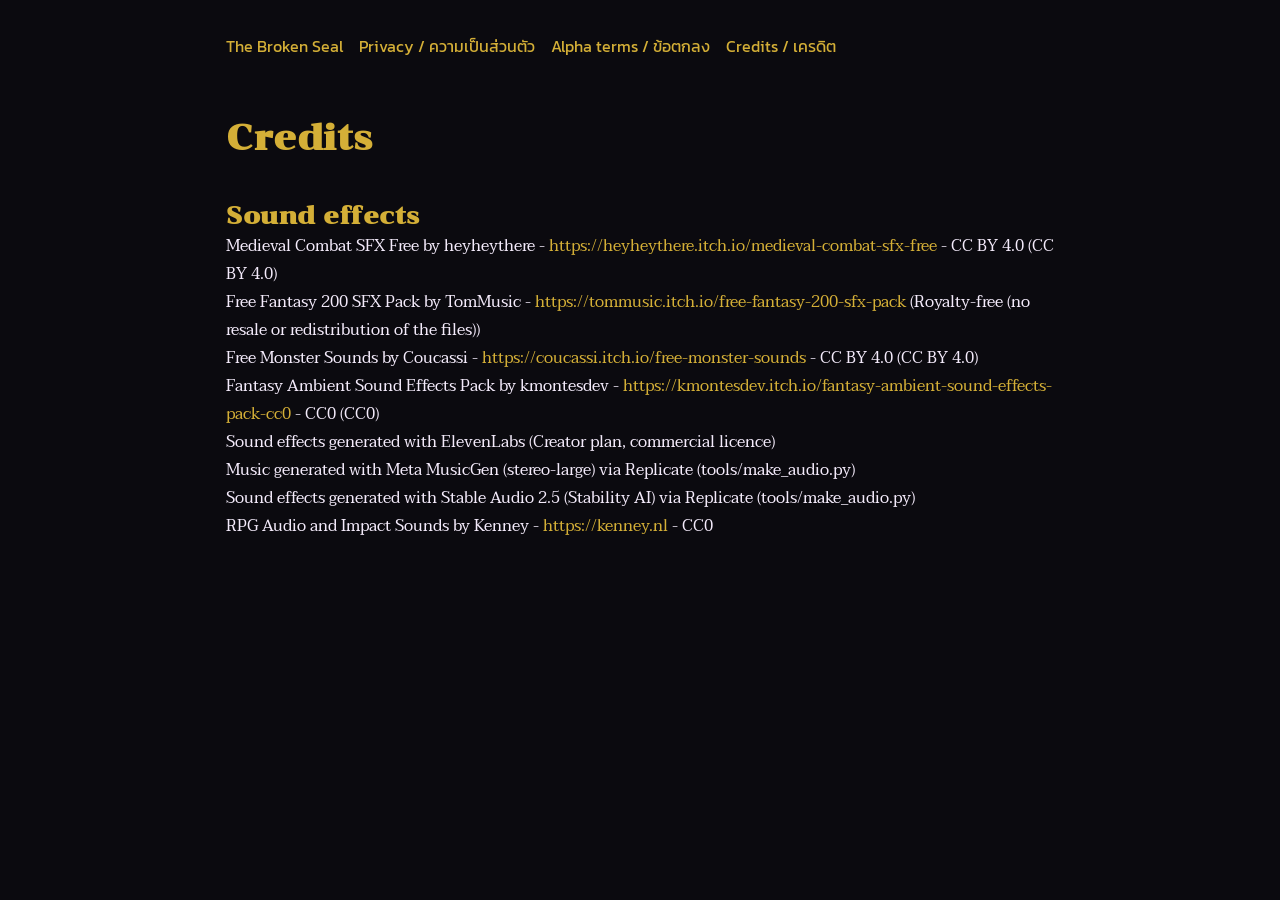
<file: credits.html>
<!DOCTYPE html>
<html lang="th">
<head>
<meta charset="UTF-8">
<meta name="viewport" content="width=device-width, initial-scale=1.0">
<title>Credits / เครดิต | The Broken Seal</title>
<link rel="icon" type="image/png" href="assets/icon_1024.png">
<link rel="preconnect" href="https://fonts.googleapis.com">
<link rel="preconnect" href="https://fonts.gstatic.com" crossorigin>
<link href="https://fonts.googleapis.com/css2?family=Chonburi&family=Kanit:wght@400;600&family=Taviraj:wght@400;600&display=swap" rel="stylesheet">
<link rel="stylesheet" href="style.css?v=20261104b">
<style>
  .legal { max-width: 860px; margin: 0 auto; padding: 32px 16px 64px; line-height: 1.75; font-family: 'Taviraj', serif; }
  .legal h1, .legal h2, .legal h3, .legal h4 { font-family: 'Chonburi', serif; line-height: 1.3; margin-top: 1.6em; }
  .legal .legal-table { overflow-x: auto; }
  .legal table { border-collapse: collapse; width: 100%; margin: 1em 0; font-size: 0.95em; }
  .legal th, .legal td { border: 1px solid rgba(212, 175, 55, 0.35); padding: 8px 10px; vertical-align: top; text-align: left; }
  .legal code { font-size: 0.9em; }
  .legal nav.legal-nav { display: flex; gap: 16px; flex-wrap: wrap; font-family: 'Kanit', sans-serif; margin-bottom: 24px; }
  .legal hr { margin: 48px 0; border: 0; border-top: 1px solid rgba(212, 175, 55, 0.35); }
</style>
</head>
<body class="theme-dark">
<main class="legal">
<nav class="legal-nav"><a href="index.html">The Broken Seal</a><a href="privacy.html">Privacy / ความเป็นส่วนตัว</a><a href="terms.html">Alpha terms / ข้อตกลง</a><a href="credits.html">Credits / เครดิต</a></nav>
<h2>Credits</h2>
<h3>Sound effects</h3>
<ul><li>Medieval Combat SFX Free by heyheythere - <a href="https://heyheythere.itch.io/medieval-combat-sfx-free" rel="noopener">https://heyheythere.itch.io/medieval-combat-sfx-free</a> - CC BY 4.0 (CC BY 4.0)</li><li>Free Fantasy 200 SFX Pack by TomMusic - <a href="https://tommusic.itch.io/free-fantasy-200-sfx-pack" rel="noopener">https://tommusic.itch.io/free-fantasy-200-sfx-pack</a> (Royalty-free (no resale or redistribution of the files))</li><li>Free Monster Sounds by Coucassi - <a href="https://coucassi.itch.io/free-monster-sounds" rel="noopener">https://coucassi.itch.io/free-monster-sounds</a> - CC BY 4.0 (CC BY 4.0)</li><li>Fantasy Ambient Sound Effects Pack by kmontesdev - <a href="https://kmontesdev.itch.io/fantasy-ambient-sound-effects-pack-cc0" rel="noopener">https://kmontesdev.itch.io/fantasy-ambient-sound-effects-pack-cc0</a> - CC0 (CC0)</li></ul>
<ul><li>Sound effects generated with ElevenLabs (Creator plan, commercial licence)</li><li>Music generated with Meta MusicGen (stereo-large) via Replicate (tools/make_audio.py)</li><li>Sound effects generated with Stable Audio 2.5 (Stability AI) via Replicate (tools/make_audio.py)</li><li>RPG Audio and Impact Sounds by Kenney - <a href="https://kenney.nl" rel="noopener">https://kenney.nl</a> - CC0</li></ul>
</main>
</body>
</html>
</file>
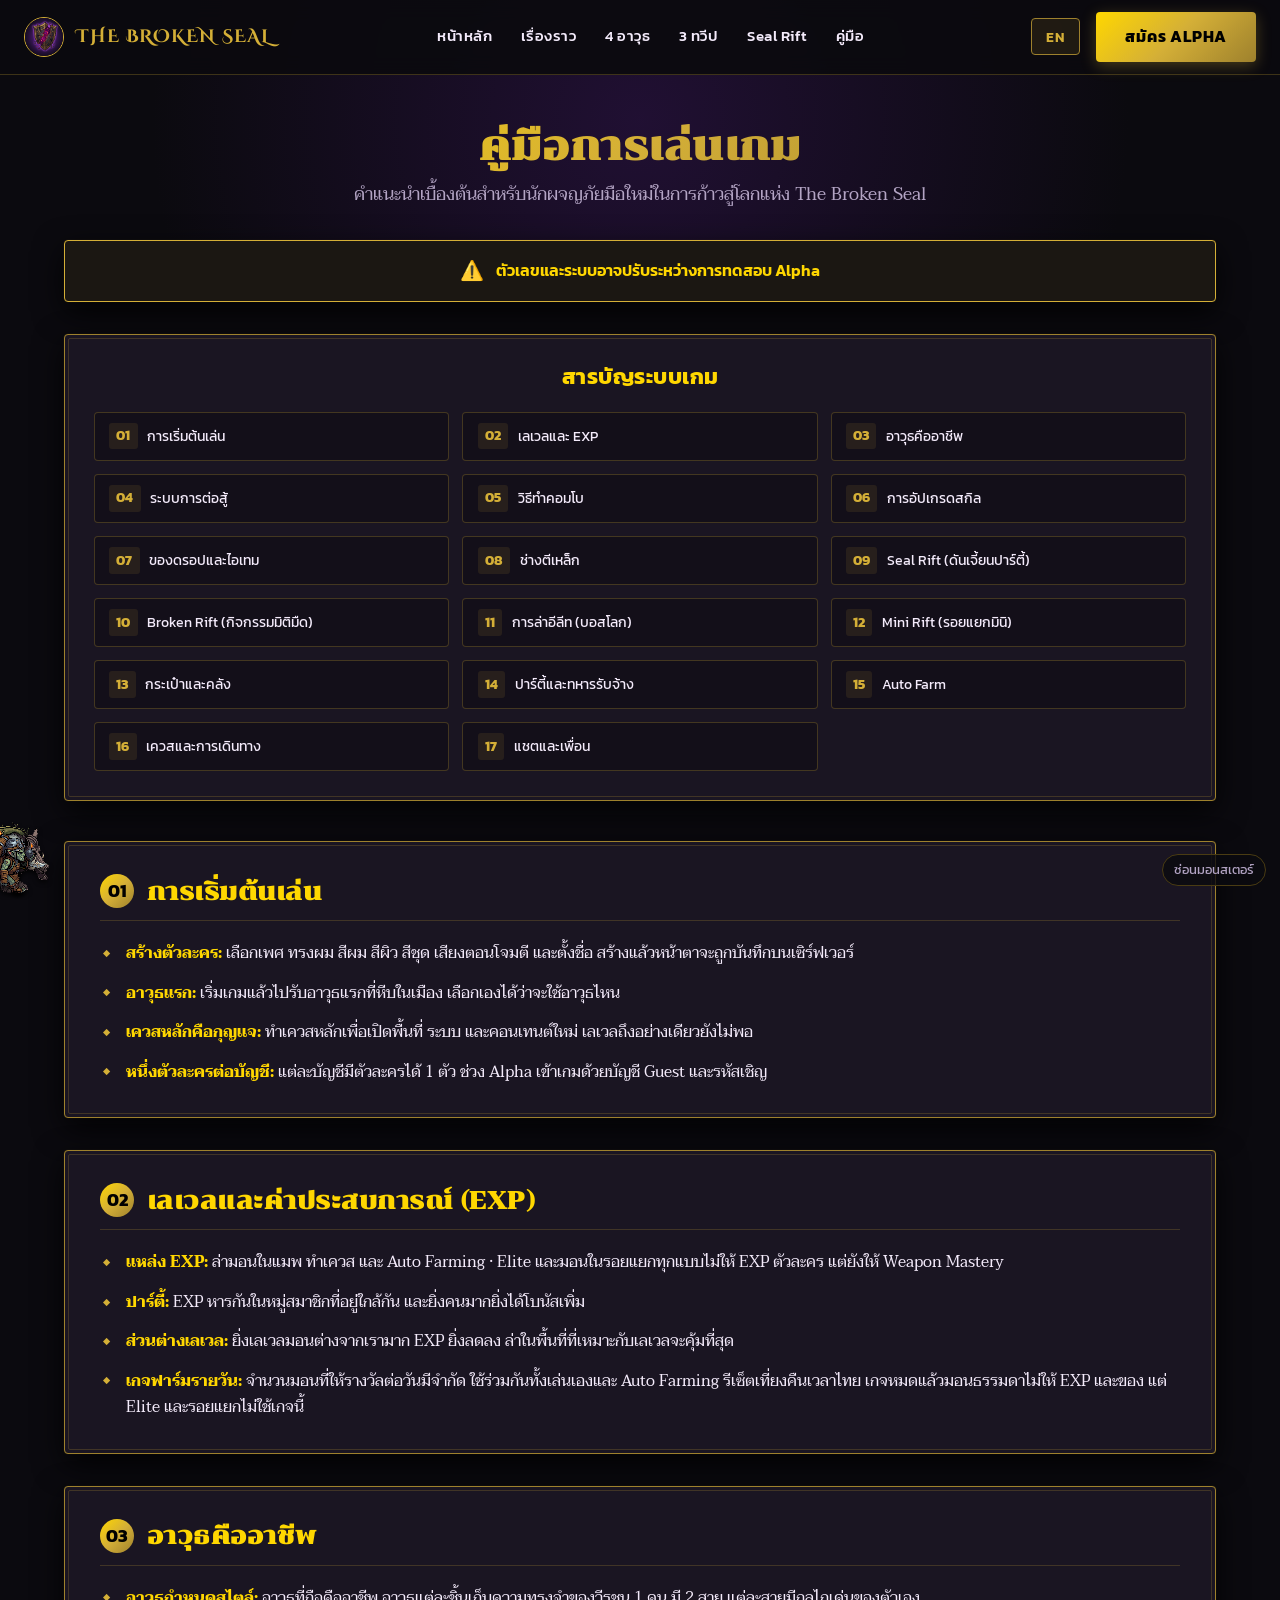
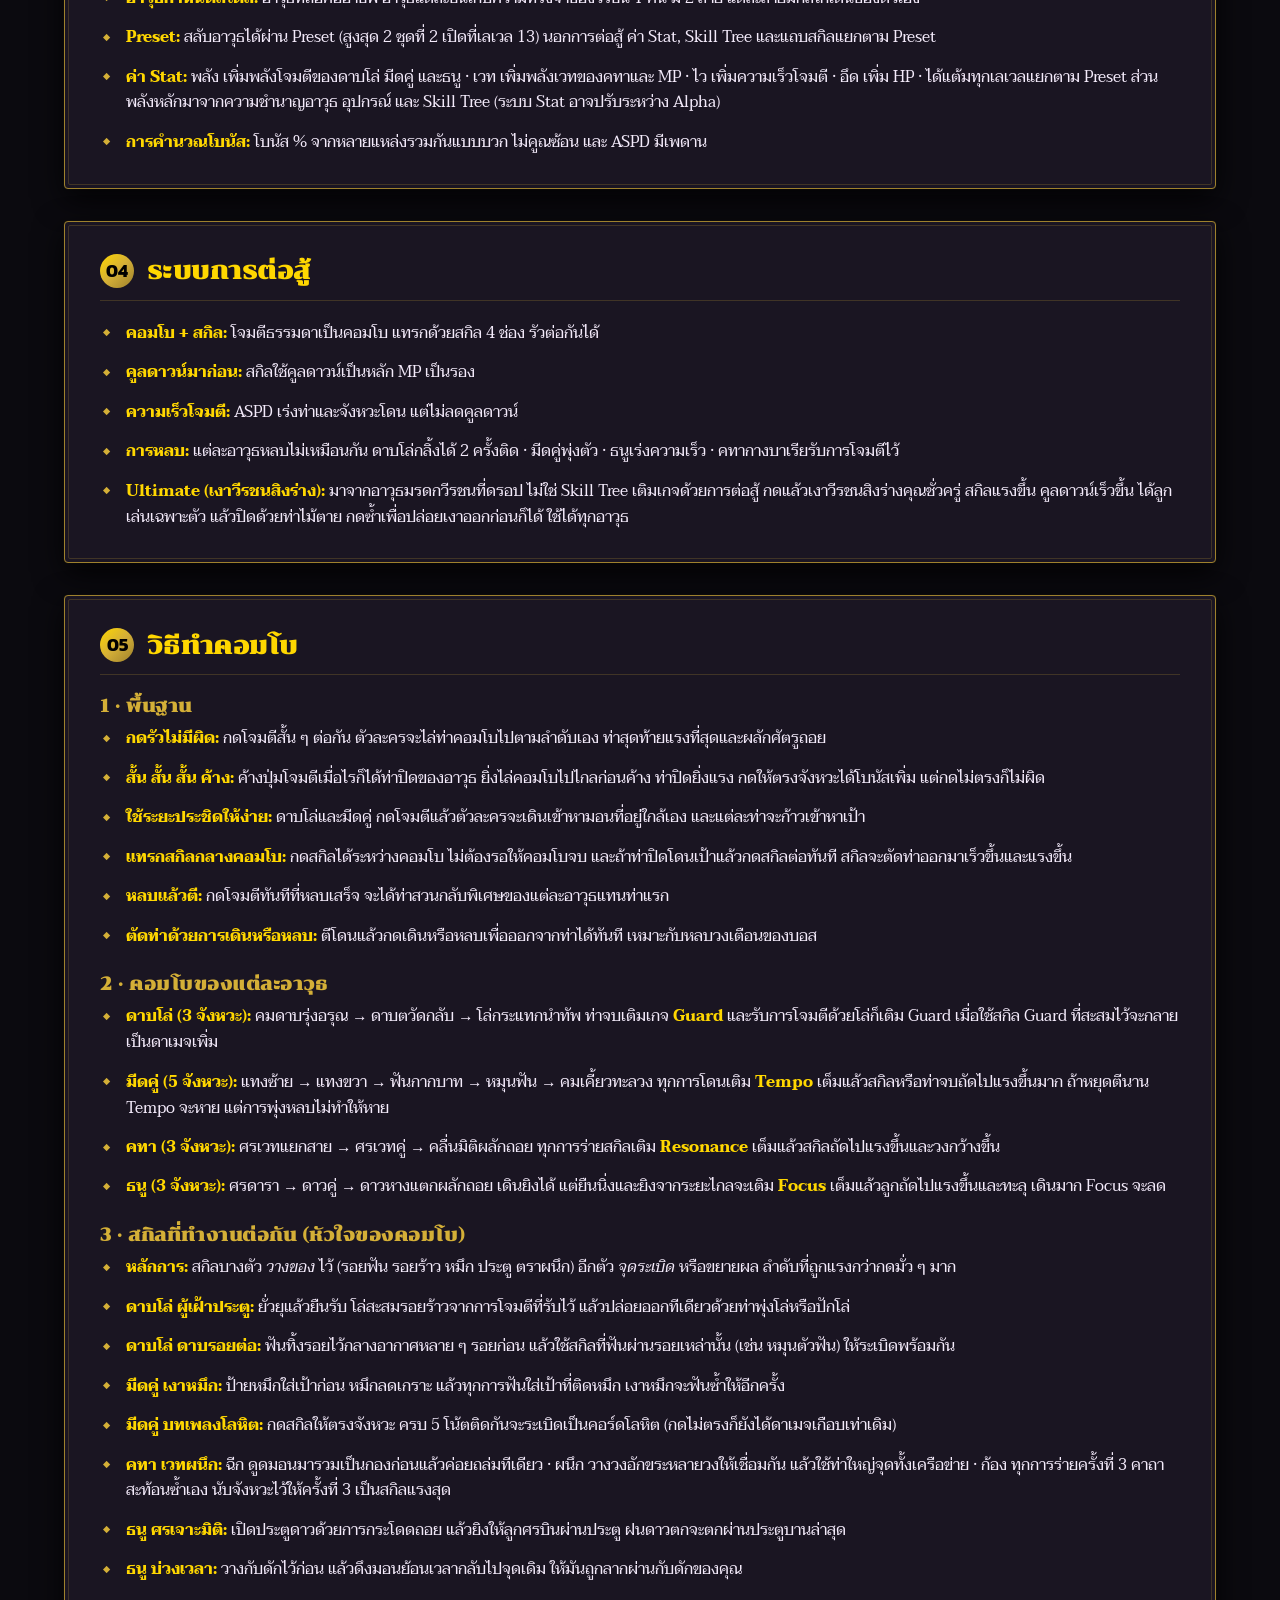
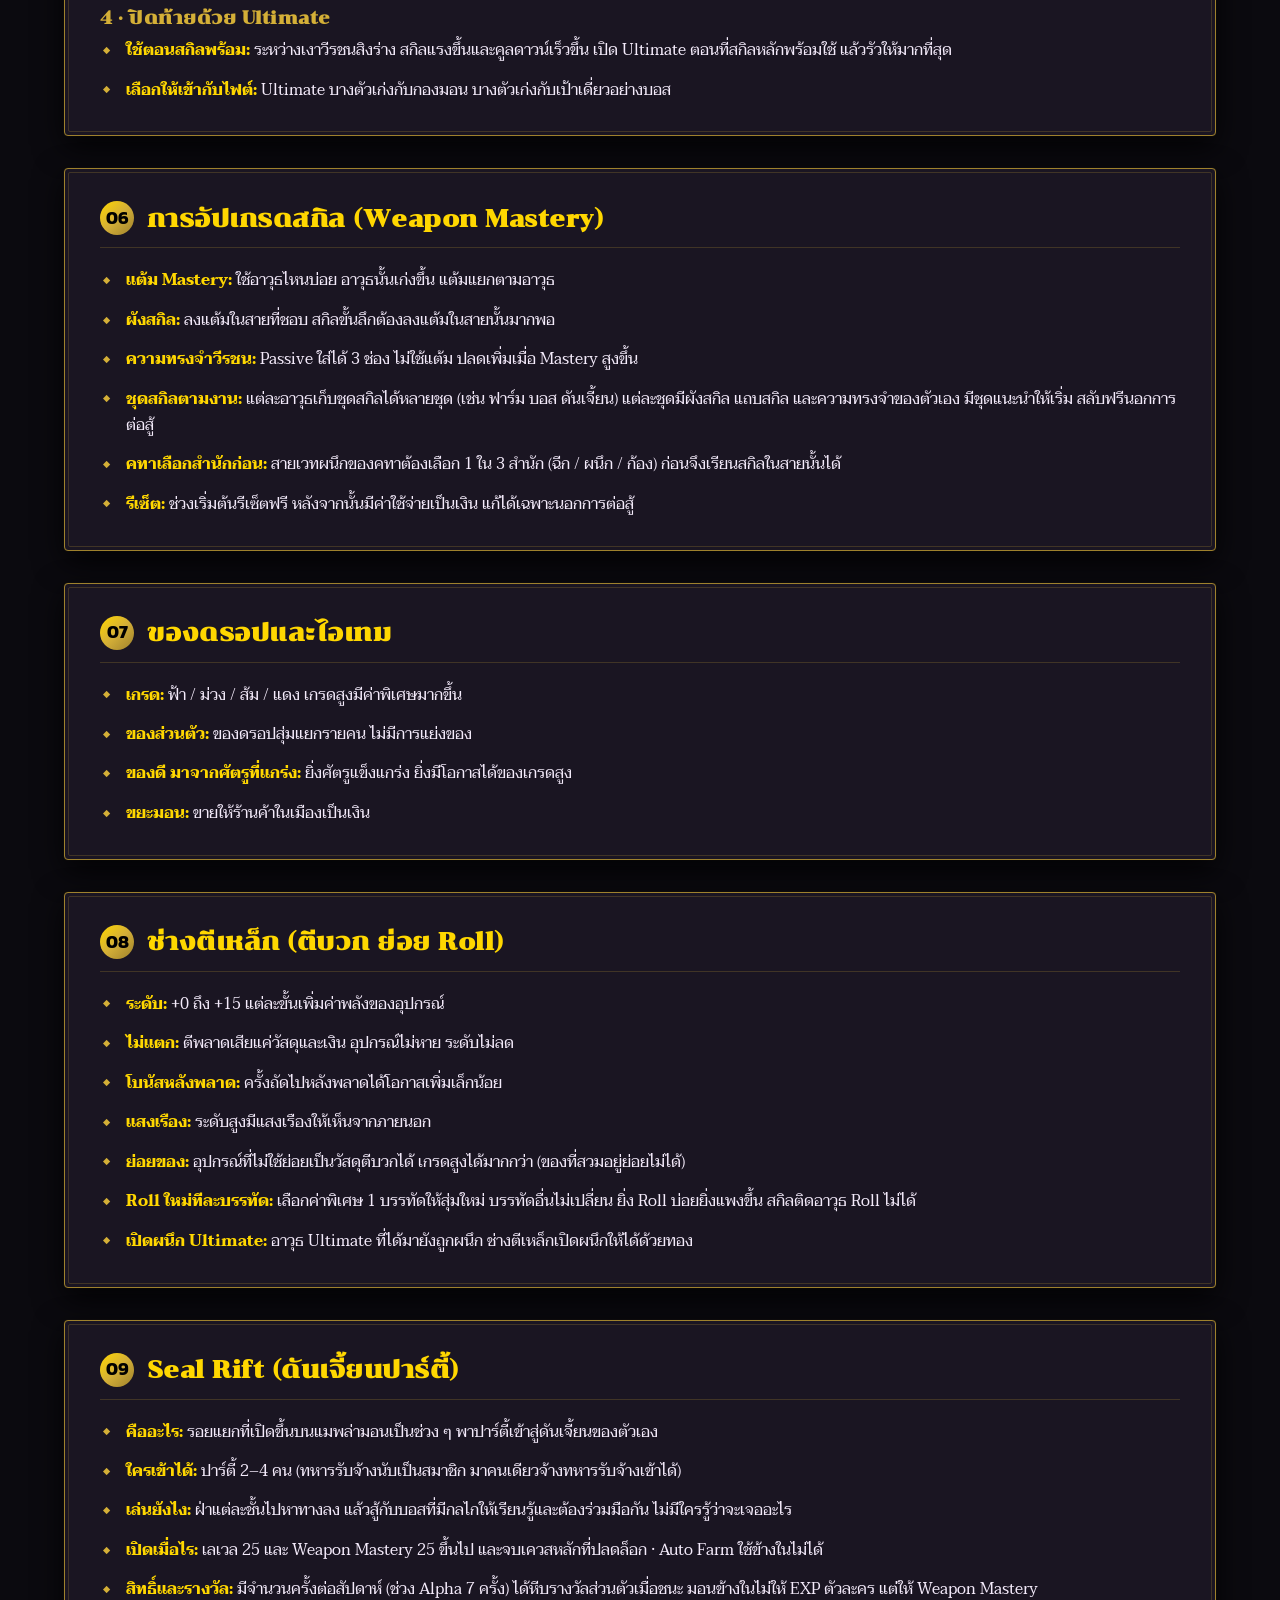
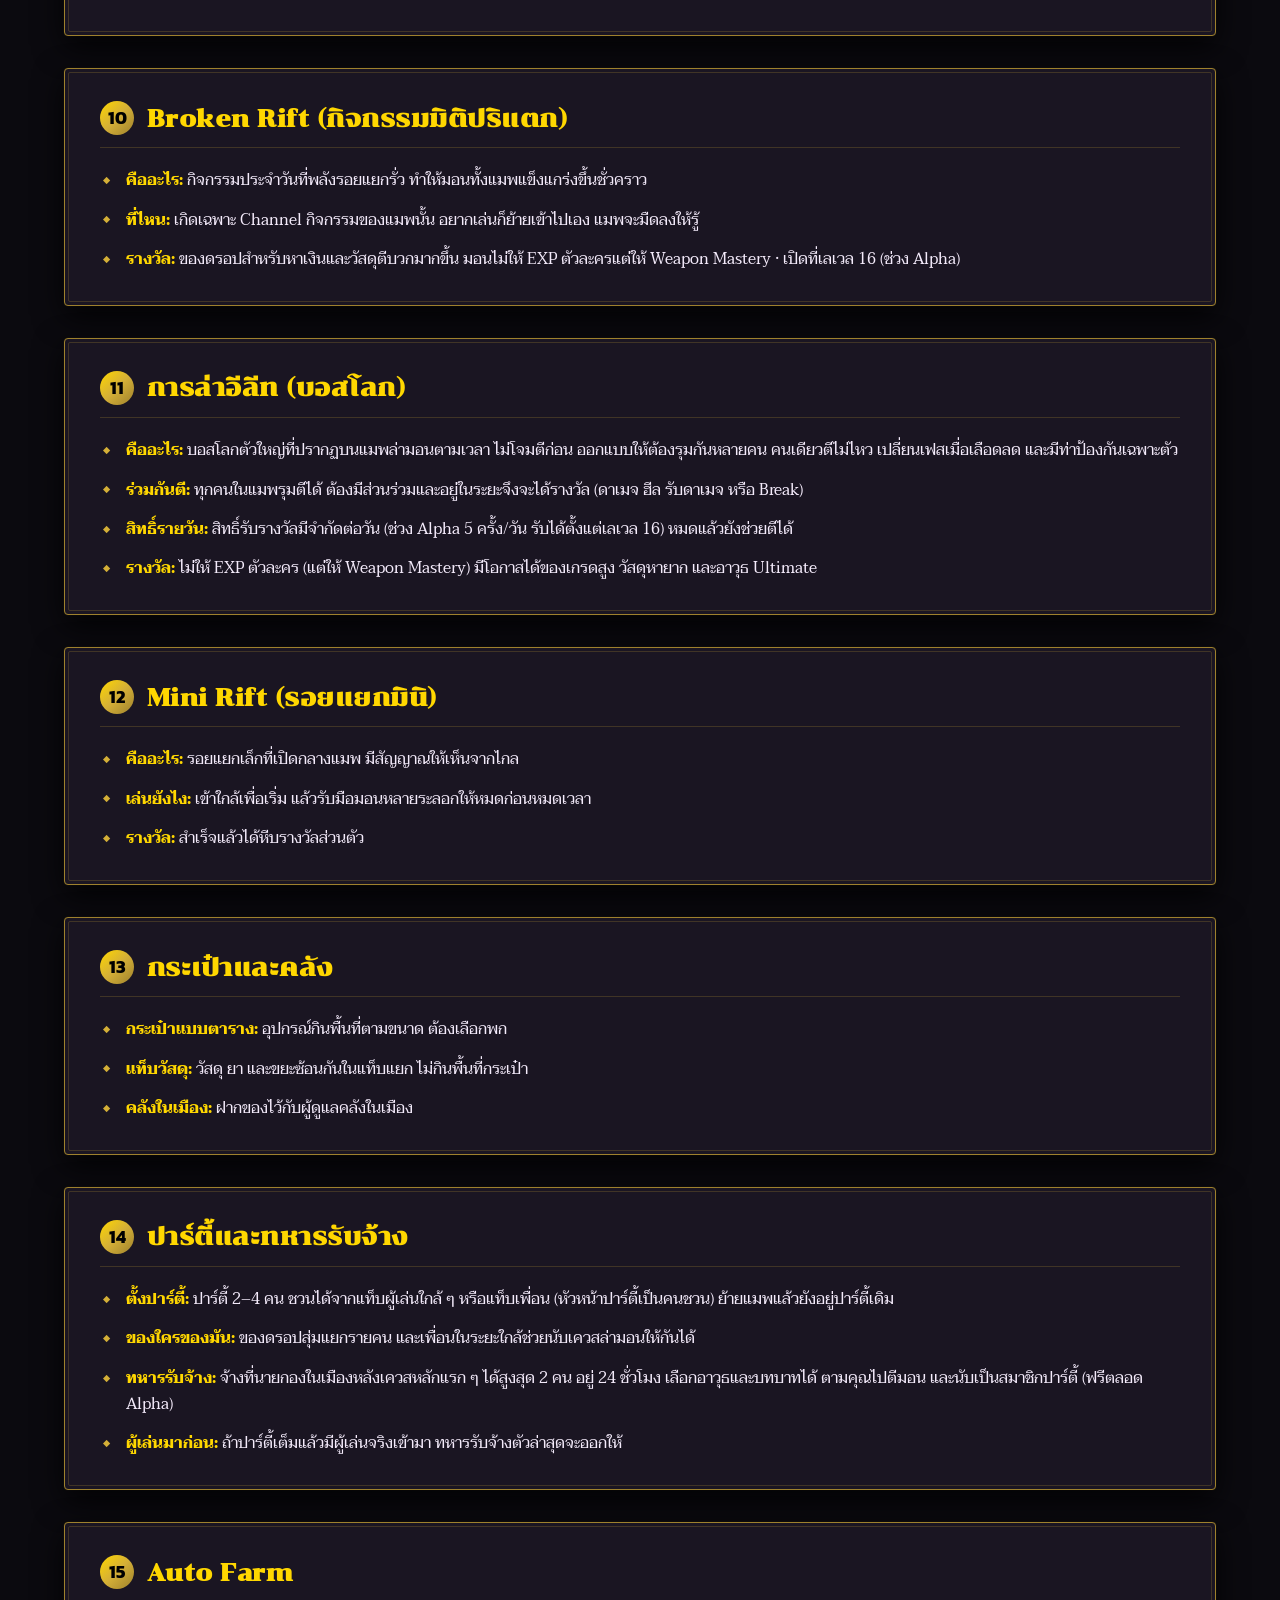
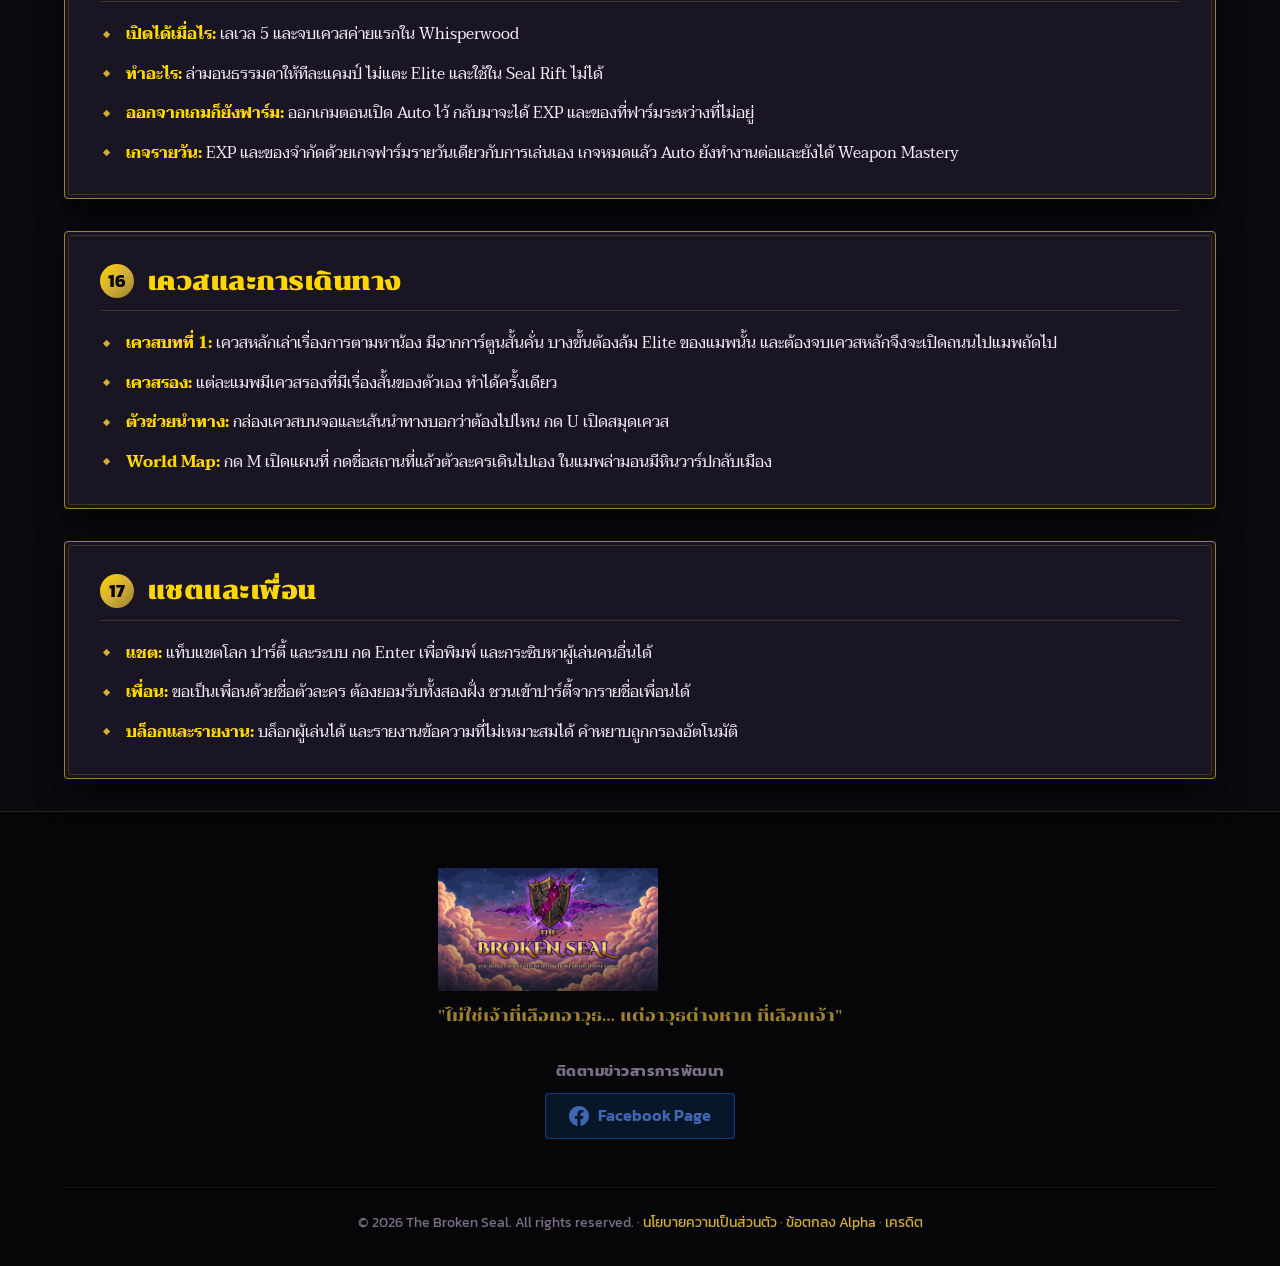
<file: guide.html>
<!DOCTYPE html>
<html lang="th">
<head>
    <meta charset="UTF-8">
    <meta name="viewport" content="width=device-width, initial-scale=1.0">
    <title>คู่มือการเล่น | The Broken Seal</title>
    <link rel="icon" type="image/png" href="assets/icon_1024.png">
    
    <!-- Google Fonts -->
    <link rel="preconnect" href="https://fonts.googleapis.com">
    <link rel="preconnect" href="https://fonts.gstatic.com" crossorigin>
    <link href="https://fonts.googleapis.com/css2?family=Chonburi&family=Cinzel+Decorative:wght@700;900&family=Kanit:wght@400;500;600;700&family=Taviraj:ital,wght@0,300;0,400;0,600;0,700;1,400&display=swap" rel="stylesheet">
    
    <link rel="stylesheet" href="style.css?v=20261104b">
</head>
<body class="theme-dark lang-th">

    <!-- NAVIGATION HEADER -->
    <header class="site-header">
        <div class="header-container">
            <a href="index.html" class="brand-logo">
                <img src="assets/icon_1024.png" alt="The Broken Seal Icon" class="nav-icon">
                <span class="brand-name">THE BROKEN SEAL</span>
            </a>
            
            <nav class="main-nav" id="mainNav">
                <ul>
                    <li>
                        <a href="index.html">
                            <span class="lang-th">หน้าหลัก</span>
                            <span class="lang-en">Home</span>
                        </a>
                    </li>
                    <li>
                        <a href="index.html#overview">
                            <span class="lang-th">เรื่องราว</span>
                            <span class="lang-en">Overview</span>
                        </a>
                    </li>
                    <li>
                        <a href="index.html#weapons">
                            <span class="lang-th">4 อาวุธ</span>
                            <span class="lang-en">Weapons</span>
                        </a>
                    </li>
                    <li>
                        <a href="index.html#world">
                            <span class="lang-th">3 ทวีป</span>
                            <span class="lang-en">World</span>
                        </a>
                    </li>
                    <li>
                        <a href="index.html#seal-rift">
                            <span class="lang-th">Seal Rift</span>
                            <span class="lang-en">Seal Rift</span>
                        </a>
                    </li>
                    <li>
                        <a href="guide.html" class="active">
                            <span class="lang-th">คู่มือ</span>
                            <span class="lang-en">Guide</span>
                        </a>
                    </li>
                </ul>
            </nav>

            <div class="header-actions">
                <button id="langToggleBtn" class="btn-lang" aria-label="Switch Language">
                    <span class="lang-th">EN</span>
                    <span class="lang-en">TH</span>
                </button>
                <!-- TODO: The sign-up form URL will be added later -->
                <a href="index.html#alpha-signup" class="btn-primary nav-cta">
                    <span class="lang-th">สมัคร Alpha</span>
                    <span class="lang-en">Join Alpha</span>
                </a>
                <button class="mobile-menu-toggle" id="mobileMenuBtn" aria-label="Toggle Menu">
                    <span></span>
                    <span></span>
                    <span></span>
                </button>
            </div>
        </div>
    </header>

    <!-- GUIDE HERO BANNER -->
    <section class="guide-hero">
        <div class="container">
            <h1 class="guide-hero-title">
                <span class="lang-th">คู่มือการเล่นเกม</span>
                <span class="lang-en">Game Guide</span>
            </h1>
            <p class="guide-hero-subtitle">
                <span class="lang-th">คำแนะนำเบื้องต้นสำหรับนักผจญภัยมือใหม่ในการก้าวสู่โลกแห่ง The Broken Seal</span>
                <span class="lang-en">Essential guide for new adventurers stepping into the world of The Broken Seal</span>
            </p>
        </div>
    </section>

    <!-- TABLE OF CONTENTS & NOTICE BAR -->
    <section class="guide-toc-section">
        <div class="container">
            <!-- Alpha Notice Bar -->
            <div class="alpha-notice-bar">
                <span class="notice-icon">⚠️</span>
                <span>
                    <span class="lang-th">ตัวเลขและระบบอาจปรับระหว่างการทดสอบ Alpha</span>
                    <span class="lang-en">Numbers and systems may change during the Alpha test.</span>
                </span>
            </div>

            <!-- Table of Contents Card -->
            <div class="toc-card frame-gold">
                <h2 class="toc-title">
                    <span class="lang-th">สารบัญระบบเกม</span>
                    <span class="lang-en">Guide Contents</span>
                </h2>
                <div class="toc-grid">
                    <a href="#getting-started" class="toc-item">
                        <span class="toc-num">01</span>
                        <span><span class="lang-th">การเริ่มต้นเล่น</span><span class="lang-en">Getting Started</span></span>
                    </a>
                    <a href="#levels-exp" class="toc-item">
                        <span class="toc-num">02</span>
                        <span><span class="lang-th">เลเวลและ EXP</span><span class="lang-en">Levels & EXP</span></span>
                    </a>
                    <a href="#weapons-class" class="toc-item">
                        <span class="toc-num">03</span>
                        <span><span class="lang-th">อาวุธคืออาชีพ</span><span class="lang-en">Weapons & Classes</span></span>
                    </a>
                    <a href="#combat-system" class="toc-item">
                        <span class="toc-num">04</span>
                        <span><span class="lang-th">ระบบการต่อสู้</span><span class="lang-en">Combat System</span></span>
                    </a>
                    <a href="#combos" class="toc-item">
                        <span class="toc-num">05</span>
                        <span><span class="lang-th">วิธีทำคอมโบ</span><span class="lang-en">How to Combo</span></span>
                    </a>
                    <a href="#skill-mastery" class="toc-item">
                        <span class="toc-num">06</span>
                        <span><span class="lang-th">การอัปเกรดสกิล</span><span class="lang-en">Skill Upgrades</span></span>
                    </a>
                    <a href="#loot-items" class="toc-item">
                        <span class="toc-num">07</span>
                        <span><span class="lang-th">ของดรอปและไอเทม</span><span class="lang-en">Loot & Items</span></span>
                    </a>
                    <a href="#refining" class="toc-item">
                        <span class="toc-num">08</span>
                        <span><span class="lang-th">ช่างตีเหล็ก</span><span class="lang-en">Blacksmith</span></span>
                    </a>
                    <a href="#seal-rift" class="toc-item">
                        <span class="toc-num">09</span>
                        <span><span class="lang-th">Seal Rift (ดันเจี้ยนปาร์ตี้)</span><span class="lang-en">Seal Rift Dungeon</span></span>
                    </a>
                    <a href="#broken-rift" class="toc-item">
                        <span class="toc-num">10</span>
                        <span><span class="lang-th">Broken Rift (กิจกรรมมิติมืด)</span><span class="lang-en">Broken Rift Event</span></span>
                    </a>
                    <a href="#elite-hunts" class="toc-item">
                        <span class="toc-num">11</span>
                        <span><span class="lang-th">การล่าอีลีท (บอสโลก)</span><span class="lang-en">Elite Hunts (World Bosses)</span></span>
                    </a>
                    <a href="#mini-rift" class="toc-item">
                        <span class="toc-num">12</span>
                        <span><span class="lang-th">Mini Rift (รอยแยกมินิ)</span><span class="lang-en">Mini Rift Event</span></span>
                    </a>
                    <a href="#bag-storage" class="toc-item">
                        <span class="toc-num">13</span>
                        <span><span class="lang-th">กระเป๋าและคลัง</span><span class="lang-en">Bag & Storage</span></span>
                    </a>
                    <a href="#party-mercs" class="toc-item">
                        <span class="toc-num">14</span>
                        <span><span class="lang-th">ปาร์ตี้และทหารรับจ้าง</span><span class="lang-en">Parties & Mercenaries</span></span>
                    </a>
                    <a href="#auto-farm" class="toc-item">
                        <span class="toc-num">15</span>
                        <span><span class="lang-th">Auto Farm</span><span class="lang-en">Auto Farm</span></span>
                    </a>
                    <a href="#quests-world" class="toc-item">
                        <span class="toc-num">16</span>
                        <span><span class="lang-th">เควสและการเดินทาง</span><span class="lang-en">Quests & Travel</span></span>
                    </a>
                    <a href="#chat-friends" class="toc-item">
                        <span class="toc-num">17</span>
                        <span><span class="lang-th">แชตและเพื่อน</span><span class="lang-en">Chat & Friends</span></span>
                    </a>
                </div>
            </div>

            <!-- GUIDE CONTENT CARDS -->
            <div class="guide-cards-container">

                <!-- Guide: how each part plays and how numbers combine; no names or internal numbers (user 2026-10-17) -->
                <article id="getting-started" class="guide-card frame-gold">
                    <div class="guide-card-header">
                        <div class="guide-card-num">01</div>
                        <h2 class="guide-card-title">
                            <span class="lang-th">การเริ่มต้นเล่น</span>
                            <span class="lang-en">Getting Started</span>
                        </h2>
                    </div>
                    <ul class="guide-bullets">
                        <li>
                            <span class="lang-th"><strong>สร้างตัวละคร:</strong> เลือกเพศ ทรงผม สีผม สีผิว สีชุด เสียงตอนโจมตี และตั้งชื่อ สร้างแล้วหน้าตาจะถูกบันทึกบนเซิร์ฟเวอร์</span>
                            <span class="lang-en"><strong>Create your character:</strong> Choose your sex, hairstyle, hair colour, skin tone, outfit colour, attack voice and a name. Once created, your look is saved on the server.</span>
                        </li>
                        <li>
                            <span class="lang-th"><strong>อาวุธแรก:</strong> เริ่มเกมแล้วไปรับอาวุธแรกที่หีบในเมือง เลือกเองได้ว่าจะใช้อาวุธไหน</span>
                            <span class="lang-en"><strong>Your first weapon:</strong> Pick it up from the chest in town, and choose for yourself which weapon to use.</span>
                        </li>
                        <li>
                            <span class="lang-th"><strong>เควสหลักคือกุญแจ:</strong> ทำเควสหลักเพื่อเปิดพื้นที่ ระบบ และคอนเทนต์ใหม่ เลเวลถึงอย่างเดียวยังไม่พอ</span>
                            <span class="lang-en"><strong>Main quests are keys:</strong> Main quests open new areas, systems and content. Reaching the level alone is not enough.</span>
                        </li>
                        <li>
                            <span class="lang-th"><strong>หนึ่งตัวละครต่อบัญชี:</strong> แต่ละบัญชีมีตัวละครได้ 1 ตัว ช่วง Alpha เข้าเกมด้วยบัญชี Guest และรหัสเชิญ</span>
                            <span class="lang-en"><strong>One character per account:</strong> Each account holds one character. During Alpha you sign in with a Guest account and your invite code.</span>
                        </li>
                    </ul>
                </article>

                <article id="levels-exp" class="guide-card frame-gold">
                    <div class="guide-card-header">
                        <div class="guide-card-num">02</div>
                        <h2 class="guide-card-title">
                            <span class="lang-th">เลเวลและค่าประสบการณ์ (EXP)</span>
                            <span class="lang-en">Levels & Experience (EXP)</span>
                        </h2>
                    </div>
                    <ul class="guide-bullets">
                        <li>
                            <span class="lang-th"><strong>แหล่ง EXP:</strong> ล่ามอนในแมพ ทำเควส และ Auto Farming · Elite และมอนในรอยแยกทุกแบบไม่ให้ EXP ตัวละคร แต่ยังให้ Weapon Mastery</span>
                            <span class="lang-en"><strong>EXP sources:</strong> Hunting on the maps, quests and Auto Farming · Elites and monsters inside any rift give no character EXP, but still give Weapon Mastery.</span>
                        </li>
                        <li>
                            <span class="lang-th"><strong>ปาร์ตี้:</strong> EXP หารกันในหมู่สมาชิกที่อยู่ใกล้กัน และยิ่งคนมากยิ่งได้โบนัสเพิ่ม</span>
                            <span class="lang-en"><strong>Parties:</strong> EXP is shared among members who stay close together, with a bonus that grows with party size.</span>
                        </li>
                        <li>
                            <span class="lang-th"><strong>ส่วนต่างเลเวล:</strong> ยิ่งเลเวลมอนต่างจากเรามาก EXP ยิ่งลดลง ล่าในพื้นที่ที่เหมาะกับเลเวลจะคุ้มที่สุด</span>
                            <span class="lang-en"><strong>Level gap:</strong> The further a monster's level is from yours, the less EXP it gives. Hunting where you belong pays best.</span>
                        </li>
                        <li>
                            <span class="lang-th"><strong>เกจฟาร์มรายวัน:</strong> จำนวนมอนที่ให้รางวัลต่อวันมีจำกัด ใช้ร่วมกันทั้งเล่นเองและ Auto Farming รีเซ็ตเที่ยงคืนเวลาไทย เกจหมดแล้วมอนธรรมดาไม่ให้ EXP และของ แต่ Elite และรอยแยกไม่ใช้เกจนี้</span>
                            <span class="lang-en"><strong>Daily farm gauge:</strong> Rewarded kills per day are limited, shared between your own play and Auto Farming, and reset at midnight Bangkok time. Once it runs out, ordinary monsters give no EXP or loot, but Elites and rifts do not use this gauge.</span>
                        </li>
                    </ul>
                </article>

                <article id="weapons-class" class="guide-card frame-gold">
                    <div class="guide-card-header">
                        <div class="guide-card-num">03</div>
                        <h2 class="guide-card-title">
                            <span class="lang-th">อาวุธคืออาชีพ</span>
                            <span class="lang-en">Weapons are Your Class</span>
                        </h2>
                    </div>
                    <ul class="guide-bullets">
                        <li>
                            <span class="lang-th"><strong>อาวุธกำหนดสไตล์:</strong> อาวุธที่ถือคืออาชีพ อาวุธแต่ละชิ้นเก็บความทรงจำของวีรชน 1 คน มี 2 สาย แต่ละสายมีกลไกเด่นของตัวเอง</span>
                            <span class="lang-en"><strong>Your weapon is your class:</strong> The weapon you hold is your class. Each one keeps one hero's memory and has two lines, each with its own signature mechanic.</span>
                        </li>
                        <li>
                            <span class="lang-th"><strong>Preset:</strong> สลับอาวุธได้ผ่าน Preset (สูงสุด 2 ชุดที่ 2 เปิดที่เลเวล 13) นอกการต่อสู้ ค่า Stat, Skill Tree และแถบสกิลแยกตาม Preset</span>
                            <span class="lang-en"><strong>Presets:</strong> Switch weapons through presets (up to 2; the second opens at level 13) out of combat; stats, tree and skill bar are kept per preset.</span>
                        </li>
                        <li>
                            <span class="lang-th"><strong>ค่า Stat:</strong> พลัง เพิ่มพลังโจมตีของดาบโล่ มีดคู่ และธนู · เวท เพิ่มพลังเวทของคทาและ MP · ไว เพิ่มความเร็วโจมตี · อึด เพิ่ม HP · ได้แต้มทุกเลเวลแยกตาม Preset ส่วนพลังหลักมาจากความชำนาญอาวุธ อุปกรณ์ และ Skill Tree (ระบบ Stat อาจปรับระหว่าง Alpha)</span>
                            <span class="lang-en"><strong>Stats:</strong> Might raises the attack of the sword &amp; shield, daggers and bow · Arcane raises the staff's magic attack and your MP · Swift raises attack speed · Vigor raises HP · points come every level, per preset, while most of your power comes from weapon mastery, gear and the skill tree (stats may be adjusted during Alpha).</span>
                        </li>
                        <li>
                            <span class="lang-th"><strong>การคำนวณโบนัส:</strong> โบนัส % จากหลายแหล่งรวมกันแบบบวก ไม่คูณซ้อน และ ASPD มีเพดาน</span>
                            <span class="lang-en"><strong>How bonuses add up:</strong> Percentage bonuses from different sources add together rather than multiply, and ASPD has a cap.</span>
                        </li>
                    </ul>
                </article>

                <article id="combat-system" class="guide-card frame-gold">
                    <div class="guide-card-header">
                        <div class="guide-card-num">04</div>
                        <h2 class="guide-card-title">
                            <span class="lang-th">ระบบการต่อสู้</span>
                            <span class="lang-en">Combat System</span>
                        </h2>
                    </div>
                    <ul class="guide-bullets">
                        <li>
                            <span class="lang-th"><strong>คอมโบ + สกิล:</strong> โจมตีธรรมดาเป็นคอมโบ แทรกด้วยสกิล 4 ช่อง รัวต่อกันได้</span>
                            <span class="lang-en"><strong>Combo and skills:</strong> Basic attacks chain into a combo; weave your four skills in between.</span>
                        </li>
                        <li>
                            <span class="lang-th"><strong>คูลดาวน์มาก่อน:</strong> สกิลใช้คูลดาวน์เป็นหลัก MP เป็นรอง</span>
                            <span class="lang-en"><strong>Cooldowns first:</strong> Skills are limited mainly by cooldowns, MP second.</span>
                        </li>
                        <li>
                            <span class="lang-th"><strong>ความเร็วโจมตี:</strong> ASPD เร่งท่าและจังหวะโดน แต่ไม่ลดคูลดาวน์</span>
                            <span class="lang-en"><strong>Attack speed:</strong> ASPD speeds up moves and hits, not cooldowns.</span>
                        </li>
                        <li>
                            <span class="lang-th"><strong>การหลบ:</strong> แต่ละอาวุธหลบไม่เหมือนกัน ดาบโล่กลิ้งได้ 2 ครั้งติด · มีดคู่พุ่งตัว · ธนูเร่งความเร็ว · คทากางบาเรียรับการโจมตีไว้</span>
                            <span class="lang-en"><strong>Evade:</strong> Each weapon evades its own way: the sword &amp; shield rolls twice in a row · daggers dash · the bow sprints · the staff raises a barrier that soaks hits.</span>
                        </li>
                        <li>
                            <span class="lang-th"><strong>Ultimate (เงาวีรชนสิงร่าง):</strong> มาจากอาวุธมรดกวีรชนที่ดรอป ไม่ใช่ Skill Tree เติมเกจด้วยการต่อสู้ กดแล้วเงาวีรชนสิงร่างคุณชั่วครู่ สกิลแรงขึ้น คูลดาวน์เร็วขึ้น ได้ลูกเล่นเฉพาะตัว แล้วปิดด้วยท่าไม้ตาย กดซ้ำเพื่อปล่อยเงาออกก่อนก็ได้ ใช้ได้ทุกอาวุธ</span>
                            <span class="lang-en"><strong>Ultimate (hero's shadow):</strong> Comes from dropped legacy weapons, not the tree, and charges as you fight. Press it and a hero's shadow possesses you for a moment: stronger skills, faster cooldowns and that hero's own trait, ending with a finishing move. Press again to release it early. Any weapon can use any Ultimate.</span>
                        </li>
                    </ul>
                </article>

                <article id="combos" class="guide-card frame-gold">
                    <div class="guide-card-header">
                        <div class="guide-card-num">05</div>
                        <h2 class="guide-card-title">
                            <span class="lang-th">วิธีทำคอมโบ</span>
                            <span class="lang-en">How to Combo</span>
                        </h2>
                    </div>
                    <h3 class="guide-subtitle">
                        <span class="lang-th">1 · พื้นฐาน</span>
                        <span class="lang-en">1 · The basics</span>
                    </h3>
                    <ul class="guide-bullets">
                        <li>
                            <span class="lang-th"><strong>กดรัวไม่มีผิด:</strong> กดโจมตีสั้น ๆ ต่อกัน ตัวละครจะไล่ท่าคอมโบไปตามลำดับเอง ท่าสุดท้ายแรงที่สุดและผลักศัตรูถอย</span>
                            <span class="lang-en"><strong>Mashing is never wrong:</strong> tap attack again and again and your hero steps through the combo in order; the last step is the strongest and knocks enemies back.</span>
                        </li>
                        <li>
                            <span class="lang-th"><strong>สั้น สั้น สั้น ค้าง:</strong> ค้างปุ่มโจมตีเมื่อไรก็ได้ท่าปิดของอาวุธ ยิ่งไล่คอมโบไปไกลก่อนค้าง ท่าปิดยิ่งแรง กดให้ตรงจังหวะได้โบนัสเพิ่ม แต่กดไม่ตรงก็ไม่ผิด</span>
                            <span class="lang-en"><strong>Short, short, short, hold:</strong> hold attack at any point for your weapon's finisher; the further into the combo you hold, the stronger it is. Hitting the rhythm gives a bonus, but missing it is never wrong.</span>
                        </li>
                        <li>
                            <span class="lang-th"><strong>ใช้ระยะประชิดให้ง่าย:</strong> ดาบโล่และมีดคู่ กดโจมตีแล้วตัวละครจะเดินเข้าหามอนที่อยู่ใกล้เอง และแต่ละท่าจะก้าวเข้าหาเป้า</span>
                            <span class="lang-en"><strong>Melee made easy:</strong> with the sword &amp; shield or daggers, press attack and your hero walks to a nearby monster, stepping in with each swing.</span>
                        </li>
                        <li>
                            <span class="lang-th"><strong>แทรกสกิลกลางคอมโบ:</strong> กดสกิลได้ระหว่างคอมโบ ไม่ต้องรอให้คอมโบจบ และถ้าท่าปิดโดนเป้าแล้วกดสกิลต่อทันที สกิลจะตัดท่าออกมาเร็วขึ้นและแรงขึ้น</span>
                            <span class="lang-en"><strong>Weave skills in:</strong> cast skills in the middle of the combo; you don't have to finish it first. Cast a skill right after a finisher lands and it cuts in faster and hits harder.</span>
                        </li>
                        <li>
                            <span class="lang-th"><strong>หลบแล้วตี:</strong> กดโจมตีทันทีที่หลบเสร็จ จะได้ท่าสวนกลับพิเศษของแต่ละอาวุธแทนท่าแรก</span>
                            <span class="lang-en"><strong>Evade, then strike:</strong> attack right as your evade ends for a special counter move of your weapon in place of the first step.</span>
                        </li>
                        <li>
                            <span class="lang-th"><strong>ตัดท่าด้วยการเดินหรือหลบ:</strong> ตีโดนแล้วกดเดินหรือหลบเพื่อออกจากท่าได้ทันที เหมาะกับหลบวงเตือนของบอส</span>
                            <span class="lang-en"><strong>Cancel by moving or evading:</strong> once a hit lands, move or evade to break out at once, perfect for dodging a boss's warning circle.</span>
                        </li>
                    </ul>
                    <h3 class="guide-subtitle">
                        <span class="lang-th">2 · คอมโบของแต่ละอาวุธ</span>
                        <span class="lang-en">2 · Each weapon's combo</span>
                    </h3>
                    <ul class="guide-bullets">
                        <li>
                            <span class="lang-th"><strong>ดาบโล่ (3 จังหวะ):</strong> คมดาบรุ่งอรุณ → ดาบตวัดกลับ → โล่กระแทกนำทัพ ท่าจบเติมเกจ <strong>Guard</strong> และรับการโจมตีด้วยโล่ก็เติม Guard เมื่อใช้สกิล Guard ที่สะสมไว้จะกลายเป็นดาเมจเพิ่ม</span>
                            <span class="lang-en"><strong>Sword &amp; Shield (3 steps):</strong> Rising Edge → Returning Arc → Vanguard Bash. The finisher and blocking with the shield build <strong>Guard</strong>; your next skill spends it for extra damage.</span>
                        </li>
                        <li>
                            <span class="lang-th"><strong>มีดคู่ (5 จังหวะ):</strong> แทงซ้าย → แทงขวา → ฟันกากบาท → หมุนฟัน → คมเคี้ยวทะลวง ทุกการโดนเติม <strong>Tempo</strong> เต็มแล้วสกิลหรือท่าจบถัดไปแรงขึ้นมาก ถ้าหยุดตีนาน Tempo จะหาย แต่การพุ่งหลบไม่ทำให้หาย</span>
                            <span class="lang-en"><strong>Dual Daggers (5 steps):</strong> Left Stab → Right Stab → Cross Slash → Spinning Slash → Fang Rush. Every hit builds <strong>Tempo</strong>; when it is full your next skill or finisher hits much harder. Stop hitting for too long and it fades, but dashing keeps it.</span>
                        </li>
                        <li>
                            <span class="lang-th"><strong>คทา (3 จังหวะ):</strong> ศรเวทแยกสาย → ศรเวทคู่ → คลื่นมิติผลักถอย ทุกการร่ายสกิลเติม <strong>Resonance</strong> เต็มแล้วสกิลถัดไปแรงขึ้นและวงกว้างขึ้น</span>
                            <span class="lang-en"><strong>Staff (3 steps):</strong> Riven Bolt → Twin Bolt → Rift Wave, which pushes enemies back. Every cast builds <strong>Resonance</strong>; when it is full your next skill is stronger and wider.</span>
                        </li>
                        <li>
                            <span class="lang-th"><strong>ธนู (3 จังหวะ):</strong> ศรดารา → ดาวคู่ → ดาวหางแตกผลักถอย เดินยิงได้ แต่ยืนนิ่งและยิงจากระยะไกลจะเติม <strong>Focus</strong> เต็มแล้วลูกถัดไปแรงขึ้นและทะลุ เดินมาก Focus จะลด</span>
                            <span class="lang-en"><strong>Bow (3 steps):</strong> Star Shot → Twin Stars → Comet Spread, which pushes enemies back. You can shoot on the move, but standing still and hitting from far away builds <strong>Focus</strong>; when it is full your next shot hits harder and pierces. Moving drains it.</span>
                        </li>
                    </ul>
                    <h3 class="guide-subtitle">
                        <span class="lang-th">3 · สกิลที่ทำงานต่อกัน (หัวใจของคอมโบ)</span>
                        <span class="lang-en">3 · Skills that set each other up (the heart of a combo)</span>
                    </h3>
                    <ul class="guide-bullets">
                        <li>
                            <span class="lang-th"><strong>หลักการ:</strong> สกิลบางตัว <em>วางของ</em> ไว้ (รอยฟัน รอยร้าว หมึก ประตู ตราผนึก) อีกตัว <em>จุดระเบิด</em> หรือขยายผล ลำดับที่ถูกแรงกว่ากดมั่ว ๆ มาก</span>
                            <span class="lang-en"><strong>The idea:</strong> some skills <em>leave something behind</em> (a cut, a crack, ink, a gate, a seal mark) and another <em>sets it off</em> or builds on it. The right order hits far harder than mashing.</span>
                        </li>
                        <li>
                            <span class="lang-th"><strong>ดาบโล่ ผู้เฝ้าประตู:</strong> ยั่วยุแล้วยืนรับ โล่สะสมรอยร้าวจากการโจมตีที่รับไว้ แล้วปล่อยออกทีเดียวด้วยท่าพุ่งโล่หรือปักโล่</span>
                            <span class="lang-en"><strong>Sword &amp; Shield, Gatekeeper:</strong> taunt and hold the line; your shield stores cracks from the blows it takes, then release them all with the shield charge or the planted gate.</span>
                        </li>
                        <li>
                            <span class="lang-th"><strong>ดาบโล่ ดาบรอยต่อ:</strong> ฟันทิ้งรอยไว้กลางอากาศหลาย ๆ รอยก่อน แล้วใช้สกิลที่ฟันผ่านรอยเหล่านั้น (เช่น หมุนตัวฟัน) ให้ระเบิดพร้อมกัน</span>
                            <span class="lang-en"><strong>Sword &amp; Shield, Seam Blade:</strong> lay several cuts in the air first, then pass a skill through them (such as the spinning slash) to burst them all at once.</span>
                        </li>
                        <li>
                            <span class="lang-th"><strong>มีดคู่ เงาหมึก:</strong> ป้ายหมึกใส่เป้าก่อน หมึกลดเกราะ แล้วทุกการฟันใส่เป้าที่ติดหมึก เงาหมึกจะฟันซ้ำให้อีกครั้ง</span>
                            <span class="lang-en"><strong>Daggers, Ink Shadow:</strong> ink your targets first: ink lowers armour, and your ink shadow repeats every slash you land on an inked target.</span>
                        </li>
                        <li>
                            <span class="lang-th"><strong>มีดคู่ บทเพลงโลหิต:</strong> กดสกิลให้ตรงจังหวะ ครบ 5 โน้ตติดกันจะระเบิดเป็นคอร์ดโลหิต (กดไม่ตรงก็ยังได้ดาเมจเกือบเท่าเดิม)</span>
                            <span class="lang-en"><strong>Daggers, Crimson Requiem:</strong> cast on the beat; five notes in a row burst into a Blood Chord (off-beat play still deals nearly as much).</span>
                        </li>
                        <li>
                            <span class="lang-th"><strong>คทา เวทผนึก:</strong> ฉีก ดูดมอนมารวมเป็นกองก่อนแล้วค่อยถล่มทีเดียว · ผนึก วางวงอักขระหลายวงให้เชื่อมกัน แล้วใช้ท่าใหญ่จุดทั้งเครือข่าย · ก้อง ทุกการร่ายครั้งที่ 3 คาถาสะท้อนซ้ำเอง นับจังหวะไว้ให้ครั้งที่ 3 เป็นสกิลแรงสุด</span>
                            <span class="lang-en"><strong>Staff, Sealcraft:</strong> Rift: pull monsters into one pile, then hit it all at once · Seal: link several rune circles, then set the whole web off with the great rite · Echo: every third cast repeats itself, so make the third your strongest.</span>
                        </li>
                        <li>
                            <span class="lang-th"><strong>ธนู ศรเจาะมิติ:</strong> เปิดประตูดาวด้วยการกระโดดถอย แล้วยิงให้ลูกศรบินผ่านประตู ฝนดาวตกจะตกผ่านประตูบานล่าสุด</span>
                            <span class="lang-en"><strong>Bow, Rift Arrow:</strong> open a star gate with your leap, then shoot through it; Starfall drops through your latest gate.</span>
                        </li>
                        <li>
                            <span class="lang-th"><strong>ธนู บ่วงเวลา:</strong> วางกับดักไว้ก่อน แล้วดึงมอนย้อนเวลากลับไปจุดเดิม ให้มันถูกลากผ่านกับดักของคุณ</span>
                            <span class="lang-en"><strong>Bow, Time Snare:</strong> set your traps first, then pull monsters back in time so they are dragged straight through them.</span>
                        </li>
                    </ul>
                    <h3 class="guide-subtitle">
                        <span class="lang-th">4 · ปิดท้ายด้วย Ultimate</span>
                        <span class="lang-en">4 · Finish with an Ultimate</span>
                    </h3>
                    <ul class="guide-bullets">
                        <li>
                            <span class="lang-th"><strong>ใช้ตอนสกิลพร้อม:</strong> ระหว่างเงาวีรชนสิงร่าง สกิลแรงขึ้นและคูลดาวน์เร็วขึ้น เปิด Ultimate ตอนที่สกิลหลักพร้อมใช้ แล้วรัวให้มากที่สุด</span>
                            <span class="lang-en"><strong>Open it with skills ready:</strong> while the shadow possesses you, skills hit harder and cool down faster, so open the Ultimate when your main skills are ready and cast as many as you can.</span>
                        </li>
                        <li>
                            <span class="lang-th"><strong>เลือกให้เข้ากับไฟต์:</strong> Ultimate บางตัวเก่งกับกองมอน บางตัวเก่งกับเป้าเดี่ยวอย่างบอส</span>
                            <span class="lang-en"><strong>Pick one for the fight:</strong> some Ultimates shine against packs, others against a single target such as a boss.</span>
                        </li>
                    </ul>
                </article>

                <article id="skill-mastery" class="guide-card frame-gold">
                    <div class="guide-card-header">
                        <div class="guide-card-num">06</div>
                        <h2 class="guide-card-title">
                            <span class="lang-th">การอัปเกรดสกิล (Weapon Mastery)</span>
                            <span class="lang-en">Skill Upgrades (Weapon Mastery)</span>
                        </h2>
                    </div>
                    <ul class="guide-bullets">
                        <li>
                            <span class="lang-th"><strong>แต้ม Mastery:</strong> ใช้อาวุธไหนบ่อย อาวุธนั้นเก่งขึ้น แต้มแยกตามอาวุธ</span>
                            <span class="lang-en"><strong>Mastery points:</strong> The weapon you use grows; points are kept per weapon.</span>
                        </li>
                        <li>
                            <span class="lang-th"><strong>ผังสกิล:</strong> ลงแต้มในสายที่ชอบ สกิลขั้นลึกต้องลงแต้มในสายนั้นมากพอ</span>
                            <span class="lang-en"><strong>The tree:</strong> Spend points in the path you like; deeper skills need enough points in that path.</span>
                        </li>
                        <li>
                            <span class="lang-th"><strong>ความทรงจำวีรชน:</strong> Passive ใส่ได้ 3 ช่อง ไม่ใช้แต้ม ปลดเพิ่มเมื่อ Mastery สูงขึ้น</span>
                            <span class="lang-en"><strong>Hero memories:</strong> Passives in three slots that cost no points; more unlock as Mastery grows.</span>
                        </li>
                        <li>
                            <span class="lang-th"><strong>ชุดสกิลตามงาน:</strong> แต่ละอาวุธเก็บชุดสกิลได้หลายชุด (เช่น ฟาร์ม บอส ดันเจี้ยน) แต่ละชุดมีผังสกิล แถบสกิล และความทรงจำของตัวเอง มีชุดแนะนำให้เริ่ม สลับฟรีนอกการต่อสู้</span>
                            <span class="lang-en"><strong>Skill sets per job:</strong> Each weapon keeps several sets (such as farming, bosses, dungeons), each with its own tree, bar and memories. Recommended sets get you started; swap freely out of combat.</span>
                        </li>
                        <li>
                            <span class="lang-th"><strong>คทาเลือกสำนักก่อน:</strong> สายเวทผนึกของคทาต้องเลือก 1 ใน 3 สำนัก (ฉีก / ผนึก / ก้อง) ก่อนจึงเรียนสกิลในสายนั้นได้</span>
                            <span class="lang-en"><strong>Staff schools first:</strong> The staff's Sealcraft line asks you to pick one of three schools (Rift / Seal / Echo) before you can learn its skills.</span>
                        </li>
                        <li>
                            <span class="lang-th"><strong>รีเซ็ต:</strong> ช่วงเริ่มต้นรีเซ็ตฟรี หลังจากนั้นมีค่าใช้จ่ายเป็นเงิน แก้ได้เฉพาะนอกการต่อสู้</span>
                            <span class="lang-en"><strong>Resets:</strong> Free while you learn, then paid in gold; changes only out of combat.</span>
                        </li>
                    </ul>
                </article>

                <article id="loot-items" class="guide-card frame-gold">
                    <div class="guide-card-header">
                        <div class="guide-card-num">07</div>
                        <h2 class="guide-card-title">
                            <span class="lang-th">ของดรอปและไอเทม</span>
                            <span class="lang-en">Loot & Items</span>
                        </h2>
                    </div>
                    <ul class="guide-bullets">
                        <li>
                            <span class="lang-th"><strong>เกรด:</strong> ฟ้า / ม่วง / ส้ม / แดง เกรดสูงมีค่าพิเศษมากขึ้น</span>
                            <span class="lang-en"><strong>Grades:</strong> Blue / Purple / Orange / Red; higher grades carry more bonus lines.</span>
                        </li>
                        <li>
                            <span class="lang-th"><strong>ของส่วนตัว:</strong> ของดรอปสุ่มแยกรายคน ไม่มีการแย่งของ</span>
                            <span class="lang-en"><strong>Personal loot:</strong> Loot is rolled for each player; nobody can steal yours.</span>
                        </li>
                        <li>
                            <span class="lang-th"><strong>ของดี มาจากศัตรูที่แกร่ง:</strong> ยิ่งศัตรูแข็งแกร่ง ยิ่งมีโอกาสได้ของเกรดสูง</span>
                            <span class="lang-en"><strong>Stronger foes, better loot:</strong> Tougher enemies have better chances at high grades.</span>
                        </li>
                        <li>
                            <span class="lang-th"><strong>ขยะมอน:</strong> ขายให้ร้านค้าในเมืองเป็นเงิน</span>
                            <span class="lang-en"><strong>Monster junk:</strong> Sell it to town merchants for gold.</span>
                        </li>
                    </ul>
                </article>

                <article id="refining" class="guide-card frame-gold">
                    <div class="guide-card-header">
                        <div class="guide-card-num">08</div>
                        <h2 class="guide-card-title">
                            <span class="lang-th">ช่างตีเหล็ก (ตีบวก ย่อย Roll)</span>
                            <span class="lang-en">Blacksmith (Refine, Dismantle, Reroll)</span>
                        </h2>
                    </div>
                    <ul class="guide-bullets">
                        <li>
                            <span class="lang-th"><strong>ระดับ:</strong> +0 ถึง +15 แต่ละขั้นเพิ่มค่าพลังของอุปกรณ์</span>
                            <span class="lang-en"><strong>Levels:</strong> +0 to +15; each level raises the item's power.</span>
                        </li>
                        <li>
                            <span class="lang-th"><strong>ไม่แตก:</strong> ตีพลาดเสียแค่วัสดุและเงิน อุปกรณ์ไม่หาย ระดับไม่ลด</span>
                            <span class="lang-en"><strong>Never breaks:</strong> A failure costs materials and gold only; the item and its level stay.</span>
                        </li>
                        <li>
                            <span class="lang-th"><strong>โบนัสหลังพลาด:</strong> ครั้งถัดไปหลังพลาดได้โอกาสเพิ่มเล็กน้อย</span>
                            <span class="lang-en"><strong>After a failure:</strong> The next attempt gets a small extra chance.</span>
                        </li>
                        <li>
                            <span class="lang-th"><strong>แสงเรือง:</strong> ระดับสูงมีแสงเรืองให้เห็นจากภายนอก</span>
                            <span class="lang-en"><strong>Glow:</strong> High levels glow for everyone to see.</span>
                        </li>
                        <li>
                            <span class="lang-th"><strong>ย่อยของ:</strong> อุปกรณ์ที่ไม่ใช้ย่อยเป็นวัสดุตีบวกได้ เกรดสูงได้มากกว่า (ของที่สวมอยู่ย่อยไม่ได้)</span>
                            <span class="lang-en"><strong>Dismantle:</strong> Break unused gear into refining materials; higher grades give more (gear you are wearing cannot be dismantled).</span>
                        </li>
                        <li>
                            <span class="lang-th"><strong>Roll ใหม่ทีละบรรทัด:</strong> เลือกค่าพิเศษ 1 บรรทัดให้สุ่มใหม่ บรรทัดอื่นไม่เปลี่ยน ยิ่ง Roll บ่อยยิ่งแพงขึ้น สกิลติดอาวุธ Roll ไม่ได้</span>
                            <span class="lang-en"><strong>Reroll one line:</strong> Pick one bonus line to reroll while the others stay; each reroll costs more. Weapon skills cannot be rerolled.</span>
                        </li>
                        <li>
                            <span class="lang-th"><strong>เปิดผนึก Ultimate:</strong> อาวุธ Ultimate ที่ได้มายังถูกผนึก ช่างตีเหล็กเปิดผนึกให้ได้ด้วยทอง</span>
                            <span class="lang-en"><strong>Unseal an Ultimate:</strong> Ultimate weapons arrive sealed; the blacksmith opens them for gold.</span>
                        </li>
                    </ul>
                </article>

                <article id="seal-rift" class="guide-card frame-gold">
                    <div class="guide-card-header">
                        <div class="guide-card-num">09</div>
                        <h2 class="guide-card-title">
                            <span class="lang-th">Seal Rift (ดันเจี้ยนปาร์ตี้)</span>
                            <span class="lang-en">Seal Rift (Party Dungeon)</span>
                        </h2>
                    </div>
                    <ul class="guide-bullets">
                        <li>
                            <span class="lang-th"><strong>คืออะไร:</strong> รอยแยกที่เปิดขึ้นบนแมพล่ามอนเป็นช่วง ๆ พาปาร์ตี้เข้าสู่ดันเจี้ยนของตัวเอง</span>
                            <span class="lang-en"><strong>What it is:</strong> A rift that opens on hunting maps from time to time and takes your party into its own dungeon.</span>
                        </li>
                        <li>
                            <span class="lang-th"><strong>ใครเข้าได้:</strong> ปาร์ตี้ 2–4 คน (ทหารรับจ้างนับเป็นสมาชิก มาคนเดียวจ้างทหารรับจ้างเข้าได้)</span>
                            <span class="lang-en"><strong>Who:</strong> Parties of 2–4 (mercenaries count as members, so a solo player can enter with hired mercenaries).</span>
                        </li>
                        <li>
                            <span class="lang-th"><strong>เล่นยังไง:</strong> ฝ่าแต่ละชั้นไปหาทางลง แล้วสู้กับบอสที่มีกลไกให้เรียนรู้และต้องร่วมมือกัน ไม่มีใครรู้ว่าจะเจออะไร</span>
                            <span class="lang-en"><strong>How it plays:</strong> Push through each floor to find the way down, then face a boss whose mechanics must be learned together. You never know what waits inside.</span>
                        </li>
                        <li>
                            <span class="lang-th"><strong>เปิดเมื่อไร:</strong> เลเวล 25 และ Weapon Mastery 25 ขึ้นไป และจบเควสหลักที่ปลดล็อก · Auto Farm ใช้ข้างในไม่ได้</span>
                            <span class="lang-en"><strong>When it opens:</strong> Level 25 and Weapon Mastery 25, after the unlocking main quest · Auto Farm cannot be used inside.</span>
                        </li>
                        <li>
                            <span class="lang-th"><strong>สิทธิ์และรางวัล:</strong> มีจำนวนครั้งต่อสัปดาห์ (ช่วง Alpha 7 ครั้ง) ได้หีบรางวัลส่วนตัวเมื่อชนะ มอนข้างในไม่ให้ EXP ตัวละคร แต่ให้ Weapon Mastery</span>
                            <span class="lang-en"><strong>Entries and rewards:</strong> Limited entries per week (7 during Alpha); a personal reward chest on victory. Monsters inside give no character EXP, but do give Weapon Mastery.</span>
                        </li>
                    </ul>
                </article>

                <article id="broken-rift" class="guide-card frame-gold">
                    <div class="guide-card-header">
                        <div class="guide-card-num">10</div>
                        <h2 class="guide-card-title">
                            <span class="lang-th">Broken Rift (กิจกรรมมิติปริแตก)</span>
                            <span class="lang-en">Broken Rift Event</span>
                        </h2>
                    </div>
                    <ul class="guide-bullets">
                        <li>
                            <span class="lang-th"><strong>คืออะไร:</strong> กิจกรรมประจำวันที่พลังรอยแยกรั่ว ทำให้มอนทั้งแมพแข็งแกร่งขึ้นชั่วคราว</span>
                            <span class="lang-en"><strong>What it is:</strong> A daily event where rift power leaks and makes a whole map's monsters stronger for a while.</span>
                        </li>
                        <li>
                            <span class="lang-th"><strong>ที่ไหน:</strong> เกิดเฉพาะ Channel กิจกรรมของแมพนั้น อยากเล่นก็ย้ายเข้าไปเอง แมพจะมืดลงให้รู้</span>
                            <span class="lang-en"><strong>Where:</strong> Only on that map's event channel: move in if you want to join. The map darkens so you can tell.</span>
                        </li>
                        <li>
                            <span class="lang-th"><strong>รางวัล:</strong> ของดรอปสำหรับหาเงินและวัสดุตีบวกมากขึ้น มอนไม่ให้ EXP ตัวละครแต่ให้ Weapon Mastery · เปิดที่เลเวล 16 (ช่วง Alpha)</span>
                            <span class="lang-en"><strong>Rewards:</strong> More drops for gold and refining materials. Monsters give no character EXP but do give Weapon Mastery · opens at level 16 (during Alpha).</span>
                        </li>
                    </ul>
                </article>

                <article id="elite-hunts" class="guide-card frame-gold">
                    <div class="guide-card-header">
                        <div class="guide-card-num">11</div>
                        <h2 class="guide-card-title">
                            <span class="lang-th">การล่าอีลีท (บอสโลก)</span>
                            <span class="lang-en">Elite Hunts (World Bosses)</span>
                        </h2>
                    </div>
                    <ul class="guide-bullets">
                        <li>
                            <span class="lang-th"><strong>คืออะไร:</strong> บอสโลกตัวใหญ่ที่ปรากฏบนแมพล่ามอนตามเวลา ไม่โจมตีก่อน ออกแบบให้ต้องรุมกันหลายคน คนเดียวตีไม่ไหว เปลี่ยนเฟสเมื่อเลือดลด และมีท่าป้องกันเฉพาะตัว</span>
                            <span class="lang-en"><strong>What it is:</strong> World bosses that appear on hunting maps over time. They never strike first, are built to need many players (one alone cannot win), change phase as they lose health and have their own defences.</span>
                        </li>
                        <li>
                            <span class="lang-th"><strong>ร่วมกันตี:</strong> ทุกคนในแมพรุมตีได้ ต้องมีส่วนร่วมและอยู่ในระยะจึงจะได้รางวัล (ดาเมจ ฮีล รับดาเมจ หรือ Break)</span>
                            <span class="lang-en"><strong>Fight together:</strong> Anyone on the map can join; take part (damage, healing, tanking or Break) and stay close to earn a reward.</span>
                        </li>
                        <li>
                            <span class="lang-th"><strong>สิทธิ์รายวัน:</strong> สิทธิ์รับรางวัลมีจำกัดต่อวัน (ช่วง Alpha 5 ครั้ง/วัน รับได้ตั้งแต่เลเวล 16) หมดแล้วยังช่วยตีได้</span>
                            <span class="lang-en"><strong>Daily rights:</strong> Reward rights are limited per day (5 a day during Alpha, from level 16); you can still help after they run out.</span>
                        </li>
                        <li>
                            <span class="lang-th"><strong>รางวัล:</strong> ไม่ให้ EXP ตัวละคร (แต่ให้ Weapon Mastery) มีโอกาสได้ของเกรดสูง วัสดุหายาก และอาวุธ Ultimate</span>
                            <span class="lang-en"><strong>Rewards:</strong> No character EXP (Weapon Mastery still counts), with chances at high-grade gear, rare materials and Ultimate weapons.</span>
                        </li>
                    </ul>
                </article>

                <article id="mini-rift" class="guide-card frame-gold">
                    <div class="guide-card-header">
                        <div class="guide-card-num">12</div>
                        <h2 class="guide-card-title">
                            <span class="lang-th">Mini Rift (รอยแยกมินิ)</span>
                            <span class="lang-en">Mini Rift</span>
                        </h2>
                    </div>
                    <ul class="guide-bullets">
                        <li>
                            <span class="lang-th"><strong>คืออะไร:</strong> รอยแยกเล็กที่เปิดกลางแมพ มีสัญญาณให้เห็นจากไกล</span>
                            <span class="lang-en"><strong>What it is:</strong> A small rift that opens on the map, visible from afar.</span>
                        </li>
                        <li>
                            <span class="lang-th"><strong>เล่นยังไง:</strong> เข้าใกล้เพื่อเริ่ม แล้วรับมือมอนหลายระลอกให้หมดก่อนหมดเวลา</span>
                            <span class="lang-en"><strong>How it plays:</strong> Walk close to start it, then clear the waves before time runs out.</span>
                        </li>
                        <li>
                            <span class="lang-th"><strong>รางวัล:</strong> สำเร็จแล้วได้หีบรางวัลส่วนตัว</span>
                            <span class="lang-en"><strong>Rewards:</strong> Succeed for a personal reward chest.</span>
                        </li>
                    </ul>
                </article>

                <article id="bag-storage" class="guide-card frame-gold">
                    <div class="guide-card-header">
                        <div class="guide-card-num">13</div>
                        <h2 class="guide-card-title">
                            <span class="lang-th">กระเป๋าและคลัง</span>
                            <span class="lang-en">Bag & Storage</span>
                        </h2>
                    </div>
                    <ul class="guide-bullets">
                        <li>
                            <span class="lang-th"><strong>กระเป๋าแบบตาราง:</strong> อุปกรณ์กินพื้นที่ตามขนาด ต้องเลือกพก</span>
                            <span class="lang-en"><strong>Grid bag:</strong> Gear takes space by its size: choose what to carry.</span>
                        </li>
                        <li>
                            <span class="lang-th"><strong>แท็บวัสดุ:</strong> วัสดุ ยา และขยะซ้อนกันในแท็บแยก ไม่กินพื้นที่กระเป๋า</span>
                            <span class="lang-en"><strong>Materials tab:</strong> Materials, potions and junk stack in their own tab, outside the grid.</span>
                        </li>
                        <li>
                            <span class="lang-th"><strong>คลังในเมือง:</strong> ฝากของไว้กับผู้ดูแลคลังในเมือง</span>
                            <span class="lang-en"><strong>Town storage:</strong> Leave items with the town's storekeeper.</span>
                        </li>
                    </ul>
                </article>

                <article id="party-mercs" class="guide-card frame-gold">
                    <div class="guide-card-header">
                        <div class="guide-card-num">14</div>
                        <h2 class="guide-card-title">
                            <span class="lang-th">ปาร์ตี้และทหารรับจ้าง</span>
                            <span class="lang-en">Parties & Mercenaries</span>
                        </h2>
                    </div>
                    <ul class="guide-bullets">
                        <li>
                            <span class="lang-th"><strong>ตั้งปาร์ตี้:</strong> ปาร์ตี้ 2–4 คน ชวนได้จากแท็บผู้เล่นใกล้ ๆ หรือแท็บเพื่อน (หัวหน้าปาร์ตี้เป็นคนชวน) ย้ายแมพแล้วยังอยู่ปาร์ตี้เดิม</span>
                            <span class="lang-en"><strong>Forming a party:</strong> Parties hold 2–4. Invite from the Players nearby tab or the Friends tab (the leader invites). Your party stays together when you change maps.</span>
                        </li>
                        <li>
                            <span class="lang-th"><strong>ของใครของมัน:</strong> ของดรอปสุ่มแยกรายคน และเพื่อนในระยะใกล้ช่วยนับเควสล่ามอนให้กันได้</span>
                            <span class="lang-en"><strong>Everyone gets their own loot:</strong> Drops are rolled per player, and nearby party members count toward each other's hunting quests.</span>
                        </li>
                        <li>
                            <span class="lang-th"><strong>ทหารรับจ้าง:</strong> จ้างที่นายกองในเมืองหลังเควสหลักแรก ๆ ได้สูงสุด 2 คน อยู่ 24 ชั่วโมง เลือกอาวุธและบทบาทได้ ตามคุณไปตีมอน และนับเป็นสมาชิกปาร์ตี้ (ฟรีตลอด Alpha)</span>
                            <span class="lang-en"><strong>Mercenaries:</strong> After the early main quests, hire up to two from the captain in town for 24 hours. Pick their weapon and role; they follow you into battle and count as party members (free for the whole Alpha).</span>
                        </li>
                        <li>
                            <span class="lang-th"><strong>ผู้เล่นมาก่อน:</strong> ถ้าปาร์ตี้เต็มแล้วมีผู้เล่นจริงเข้ามา ทหารรับจ้างตัวล่าสุดจะออกให้</span>
                            <span class="lang-en"><strong>Players come first:</strong> If the party is full and a real player joins, your newest mercenary steps out.</span>
                        </li>
                    </ul>
                </article>

                <article id="auto-farm" class="guide-card frame-gold">
                    <div class="guide-card-header">
                        <div class="guide-card-num">15</div>
                        <h2 class="guide-card-title">
                            <span class="lang-th">Auto Farm</span>
                            <span class="lang-en">Auto Farm</span>
                        </h2>
                    </div>
                    <ul class="guide-bullets">
                        <li>
                            <span class="lang-th"><strong>เปิดได้เมื่อไร:</strong> เลเวล 5 และจบเควสค่ายแรกใน Whisperwood</span>
                            <span class="lang-en"><strong>When it opens:</strong> At level 5, after the first camp quest in Whisperwood.</span>
                        </li>
                        <li>
                            <span class="lang-th"><strong>ทำอะไร:</strong> ล่ามอนธรรมดาให้ทีละแคมป์ ไม่แตะ Elite และใช้ใน Seal Rift ไม่ได้</span>
                            <span class="lang-en"><strong>What it does:</strong> Hunts ordinary monsters camp by camp. It leaves Elites alone and cannot be used inside the Seal Rift.</span>
                        </li>
                        <li>
                            <span class="lang-th"><strong>ออกจากเกมก็ยังฟาร์ม:</strong> ออกเกมตอนเปิด Auto ไว้ กลับมาจะได้ EXP และของที่ฟาร์มระหว่างที่ไม่อยู่</span>
                            <span class="lang-en"><strong>Keeps farming offline:</strong> Log out with Auto on and you get the EXP and loot it farmed while you were away.</span>
                        </li>
                        <li>
                            <span class="lang-th"><strong>เกจรายวัน:</strong> EXP และของจำกัดด้วยเกจฟาร์มรายวันเดียวกับการเล่นเอง เกจหมดแล้ว Auto ยังทำงานต่อและยังได้ Weapon Mastery</span>
                            <span class="lang-en"><strong>Daily gauge:</strong> EXP and loot share the same daily farm gauge as your own play. When it runs out, Auto keeps working and still earns Weapon Mastery.</span>
                        </li>
                    </ul>
                </article>

                <article id="quests-world" class="guide-card frame-gold">
                    <div class="guide-card-header">
                        <div class="guide-card-num">16</div>
                        <h2 class="guide-card-title">
                            <span class="lang-th">เควสและการเดินทาง</span>
                            <span class="lang-en">Quests & Travel</span>
                        </h2>
                    </div>
                    <ul class="guide-bullets">
                        <li>
                            <span class="lang-th"><strong>เควสบทที่ 1:</strong> เควสหลักเล่าเรื่องการตามหาน้อง มีฉากการ์ตูนสั้นคั่น บางขั้นต้องล้ม Elite ของแมพนั้น และต้องจบเควสหลักจึงจะเปิดถนนไปแมพถัดไป</span>
                            <span class="lang-en"><strong>Chapter 1:</strong> The main quest tells the search for your sister, with short cartoon scenes. Some steps ask you to defeat that map's Elite, and the road to the next map opens only when the main quest gets there.</span>
                        </li>
                        <li>
                            <span class="lang-th"><strong>เควสรอง:</strong> แต่ละแมพมีเควสรองที่มีเรื่องสั้นของตัวเอง ทำได้ครั้งเดียว</span>
                            <span class="lang-en"><strong>Side quests:</strong> Each map has side quests with short stories of their own, done once each.</span>
                        </li>
                        <li>
                            <span class="lang-th"><strong>ตัวช่วยนำทาง:</strong> กล่องเควสบนจอและเส้นนำทางบอกว่าต้องไปไหน กด U เปิดสมุดเควส</span>
                            <span class="lang-en"><strong>Finding your way:</strong> The quest box and guide line show where to go; press U for the quest log.</span>
                        </li>
                        <li>
                            <span class="lang-th"><strong>World Map:</strong> กด M เปิดแผนที่ กดชื่อสถานที่แล้วตัวละครเดินไปเอง ในแมพล่ามอนมีหินวาร์ปกลับเมือง</span>
                            <span class="lang-en"><strong>World map:</strong> Press M to open it and click a place to walk there. Hunting maps have a waystone back to town.</span>
                        </li>
                    </ul>
                </article>

                <article id="chat-friends" class="guide-card frame-gold">
                    <div class="guide-card-header">
                        <div class="guide-card-num">17</div>
                        <h2 class="guide-card-title">
                            <span class="lang-th">แชตและเพื่อน</span>
                            <span class="lang-en">Chat & Friends</span>
                        </h2>
                    </div>
                    <ul class="guide-bullets">
                        <li>
                            <span class="lang-th"><strong>แชต:</strong> แท็บแชตโลก ปาร์ตี้ และระบบ กด Enter เพื่อพิมพ์ และกระซิบหาผู้เล่นคนอื่นได้</span>
                            <span class="lang-en"><strong>Chat:</strong> World, Party and System tabs; press Enter to type, and whisper to other players.</span>
                        </li>
                        <li>
                            <span class="lang-th"><strong>เพื่อน:</strong> ขอเป็นเพื่อนด้วยชื่อตัวละคร ต้องยอมรับทั้งสองฝั่ง ชวนเข้าปาร์ตี้จากรายชื่อเพื่อนได้</span>
                            <span class="lang-en"><strong>Friends:</strong> Send a request by character name; both sides must accept. Invite friends to your party from the list.</span>
                        </li>
                        <li>
                            <span class="lang-th"><strong>บล็อกและรายงาน:</strong> บล็อกผู้เล่นได้ และรายงานข้อความที่ไม่เหมาะสมได้ คำหยาบถูกกรองอัตโนมัติ</span>
                            <span class="lang-en"><strong>Block and report:</strong> Block players and report messages that cross the line; rude words are filtered automatically.</span>
                        </li>
                    </ul>
                </article>


            </div>
        </div>
    </section>

    <!-- FOOTER -->
    <footer class="site-footer">
        <div class="container footer-container">
            <div class="footer-brand">
                <img src="assets/logo_cinzel.png" alt="The Broken Seal Logo" class="footer-logo">
                <p class="footer-tagline">
                    <span class="lang-th">"ไม่ใช่เจ้าที่เลือกอาวุธ… แต่อาวุธต่างหาก ที่เลือกเจ้า"</span>
                    <span class="lang-en">"You don't choose the weapon. The weapon chooses you."</span>
                </p>
            </div>

            <div class="footer-social">
                <h4>
                    <span class="lang-th">ติดตามข่าวสารการพัฒนา</span>
                    <span class="lang-en">Follow Development</span>
                </h4>
                <div class="social-links">
                    <a href="#" target="_blank" rel="noopener noreferrer" class="social-btn facebook">
                        <svg width="20" height="20" viewBox="0 0 24 24" fill="currentColor">
                            <path d="M24 12.073c0-6.627-5.373-12-12-12s-12 5.373-12 12c0 5.99 4.388 10.954 10.125 11.854v-8.385H7.078v-3.47h3.047V9.43c0-3.007 1.792-4.669 4.533-4.669 1.312 0 2.686.235 2.686.235v2.953H15.83c-1.491 0-1.956.925-1.956 1.874v2.25h3.328l-.532 3.47h-2.796v8.385C19.612 23.027 24 18.062 24 12.073z"/>
                        </svg>
                        <span>Facebook Page</span>
                    </a>
                </div>
            </div>
            
            <div class="footer-bottom">
                <p>&copy; 2026 The Broken Seal. All rights reserved.
                    · <a href="privacy.html"><span class="lang-th">นโยบายความเป็นส่วนตัว</span><span class="lang-en">Privacy</span></a>
                    · <a href="terms.html"><span class="lang-th">ข้อตกลง Alpha</span><span class="lang-en">Alpha terms</span></a>
                    · <a href="credits.html"><span class="lang-th">เครดิต</span><span class="lang-en">Credits</span></a></p>
            </div>
        </div>
    </footer>

    <script src="main.js?v=20261104a"></script>
    <script src="extras.js?v=20261029d"></script>
    <!-- Cloudflare Web Analytics --><script type='module' src='https://static.cloudflareinsights.com/beacon.min.js' data-cf-beacon='{"token": "aaf0d91f701942b8920fa7b689e79f5c"}'></script><!-- End Cloudflare Web Analytics -->
</body>
</html>
</file>
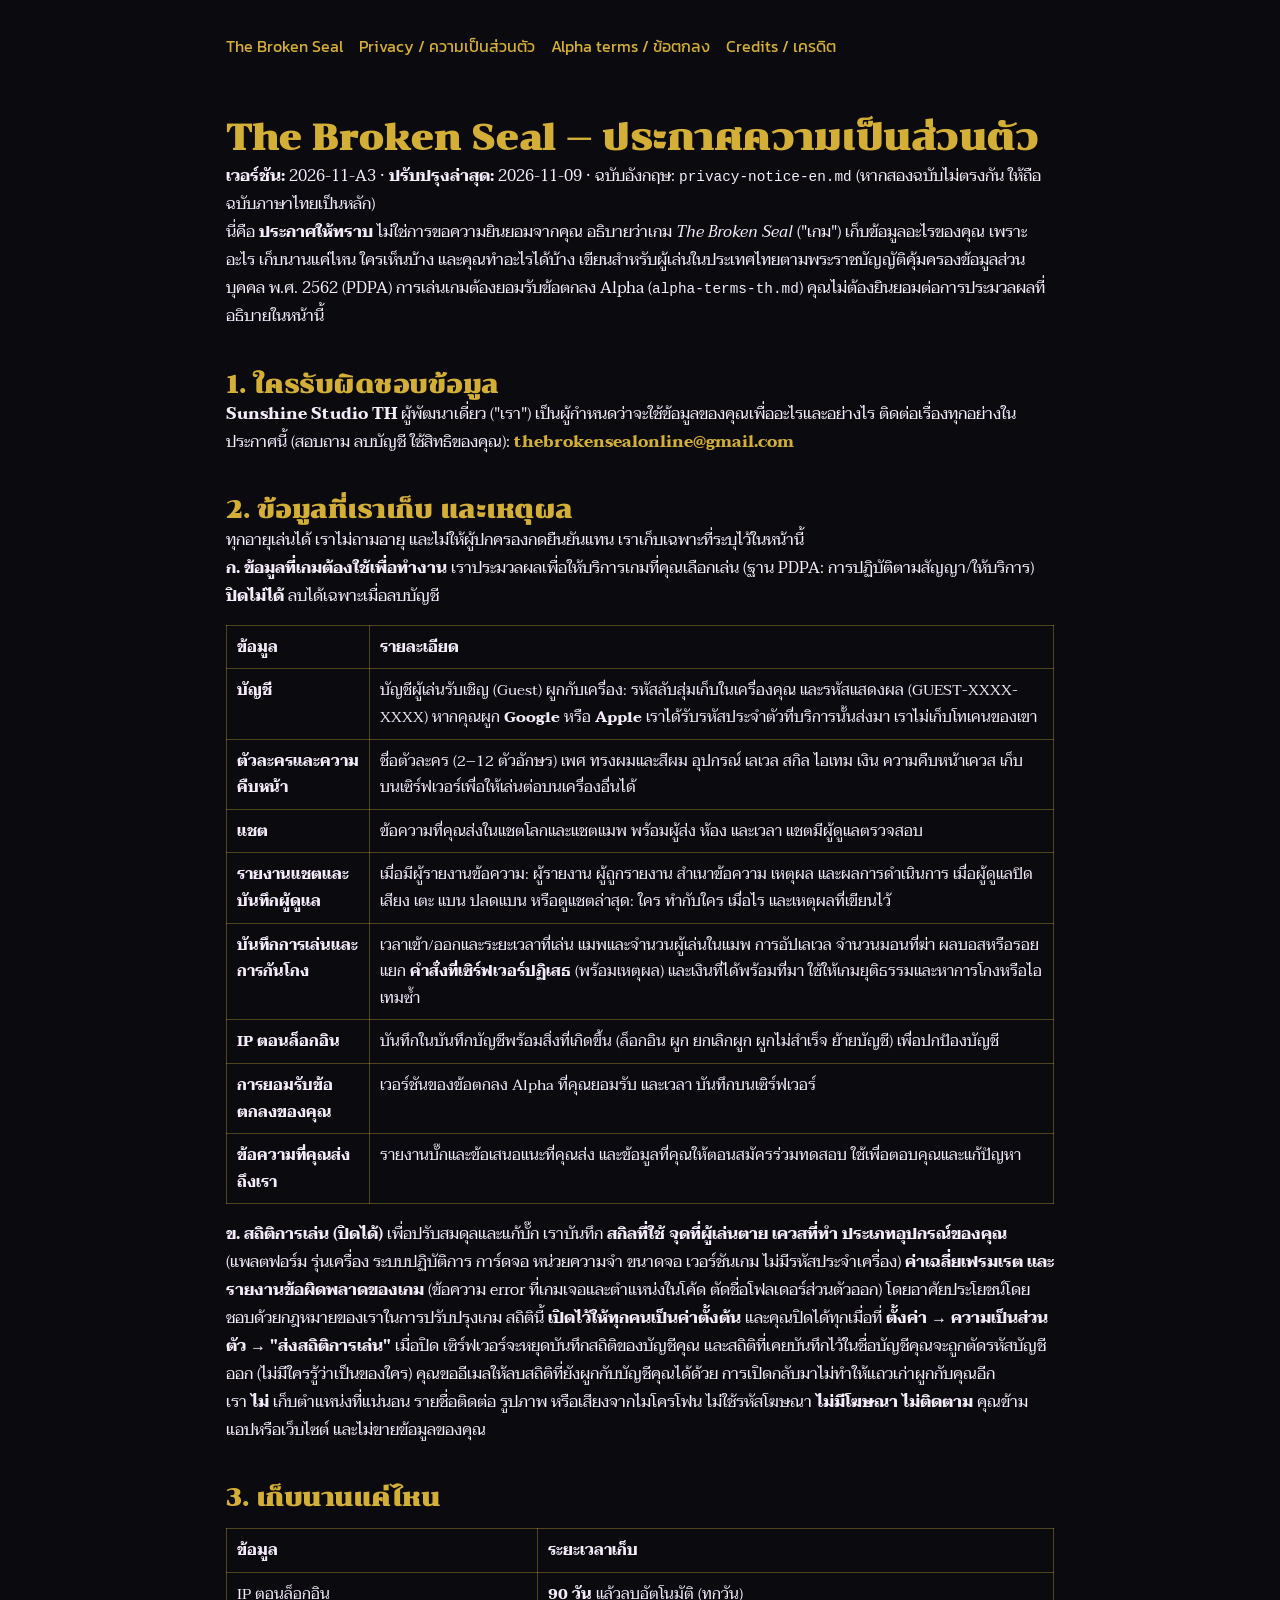
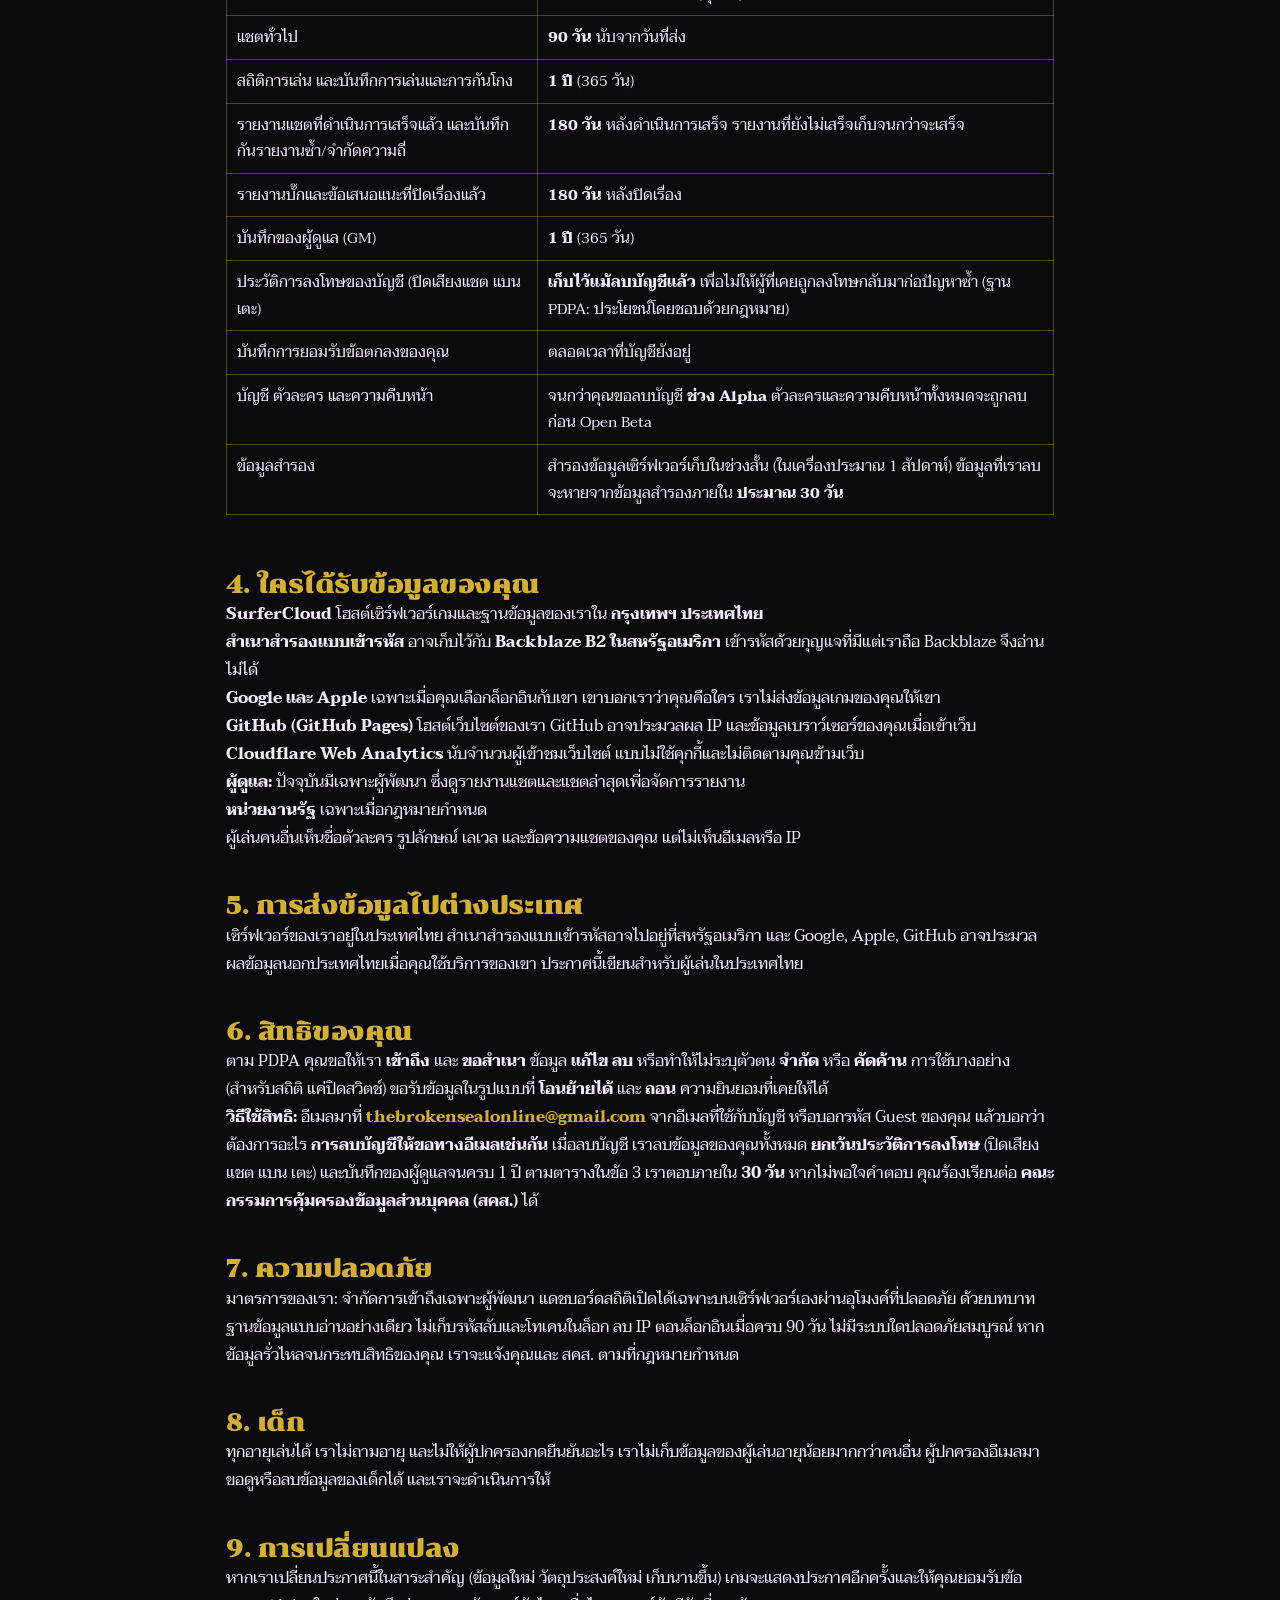
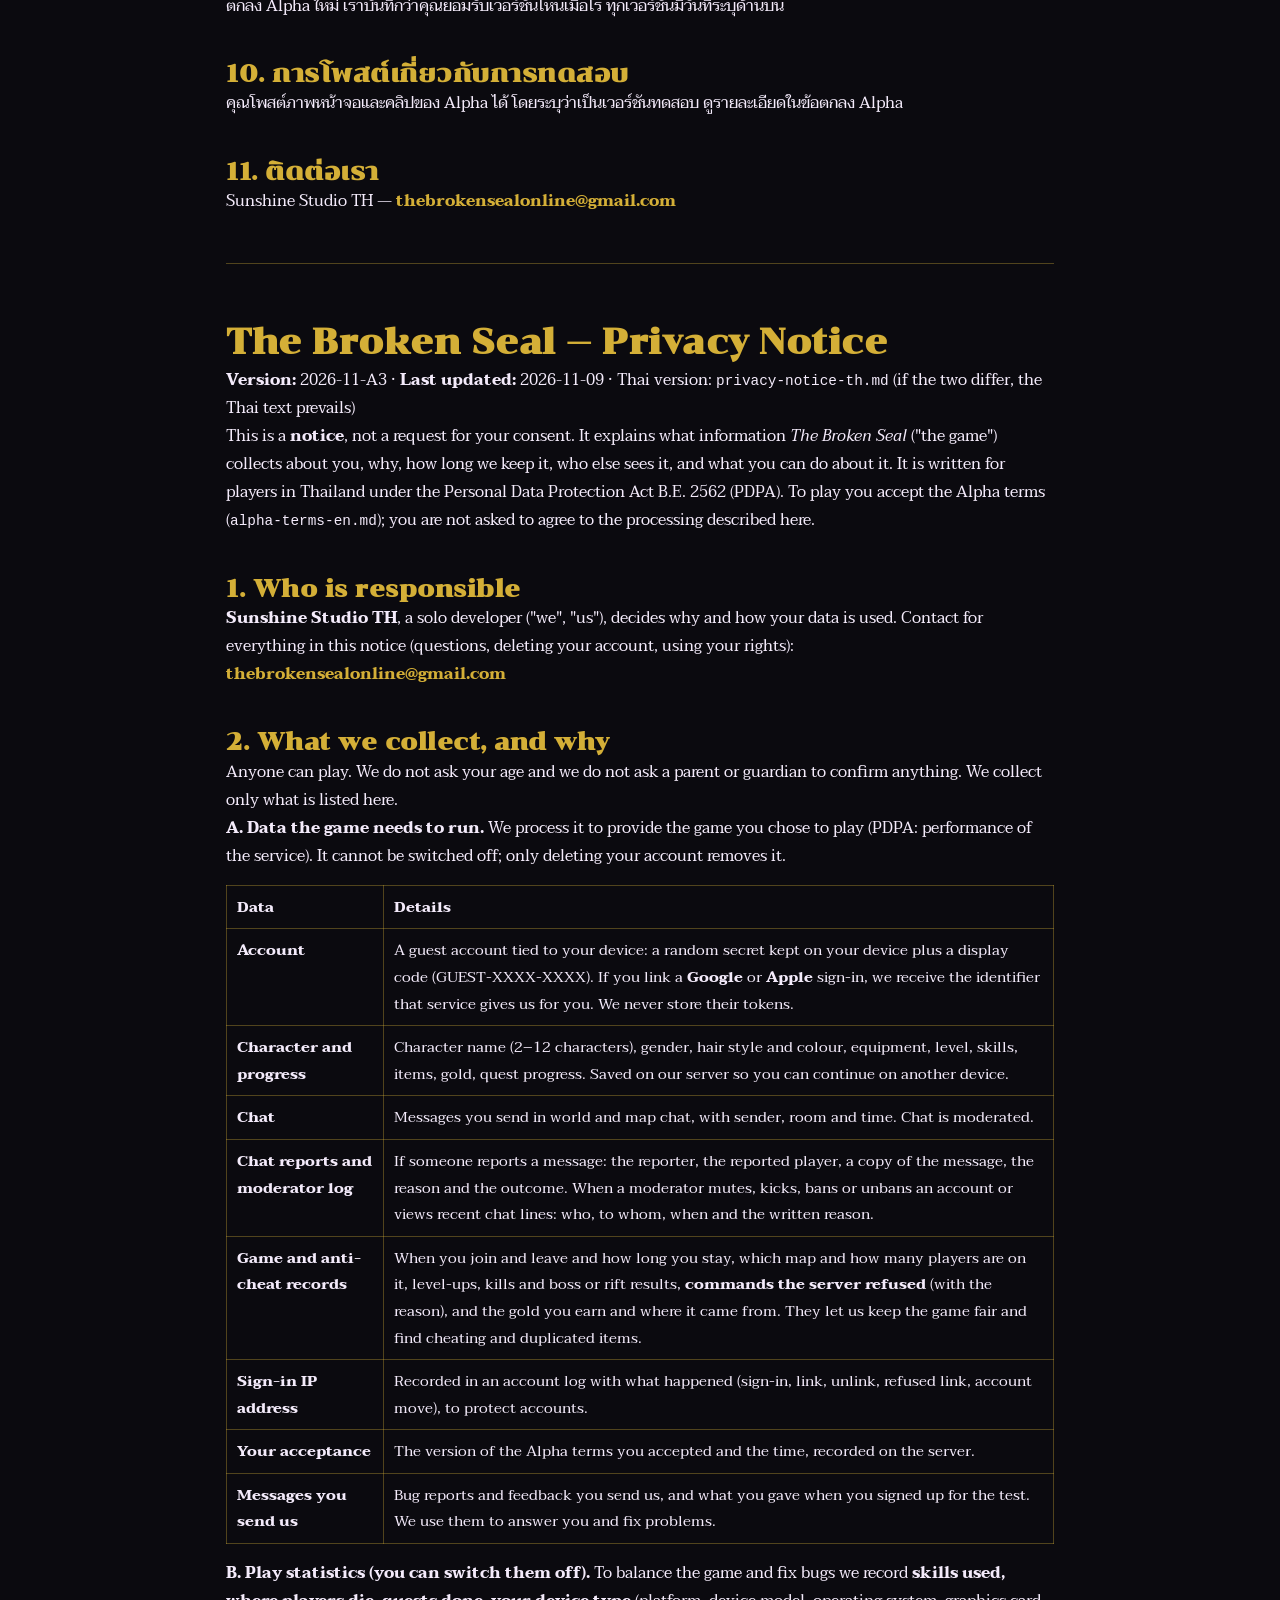
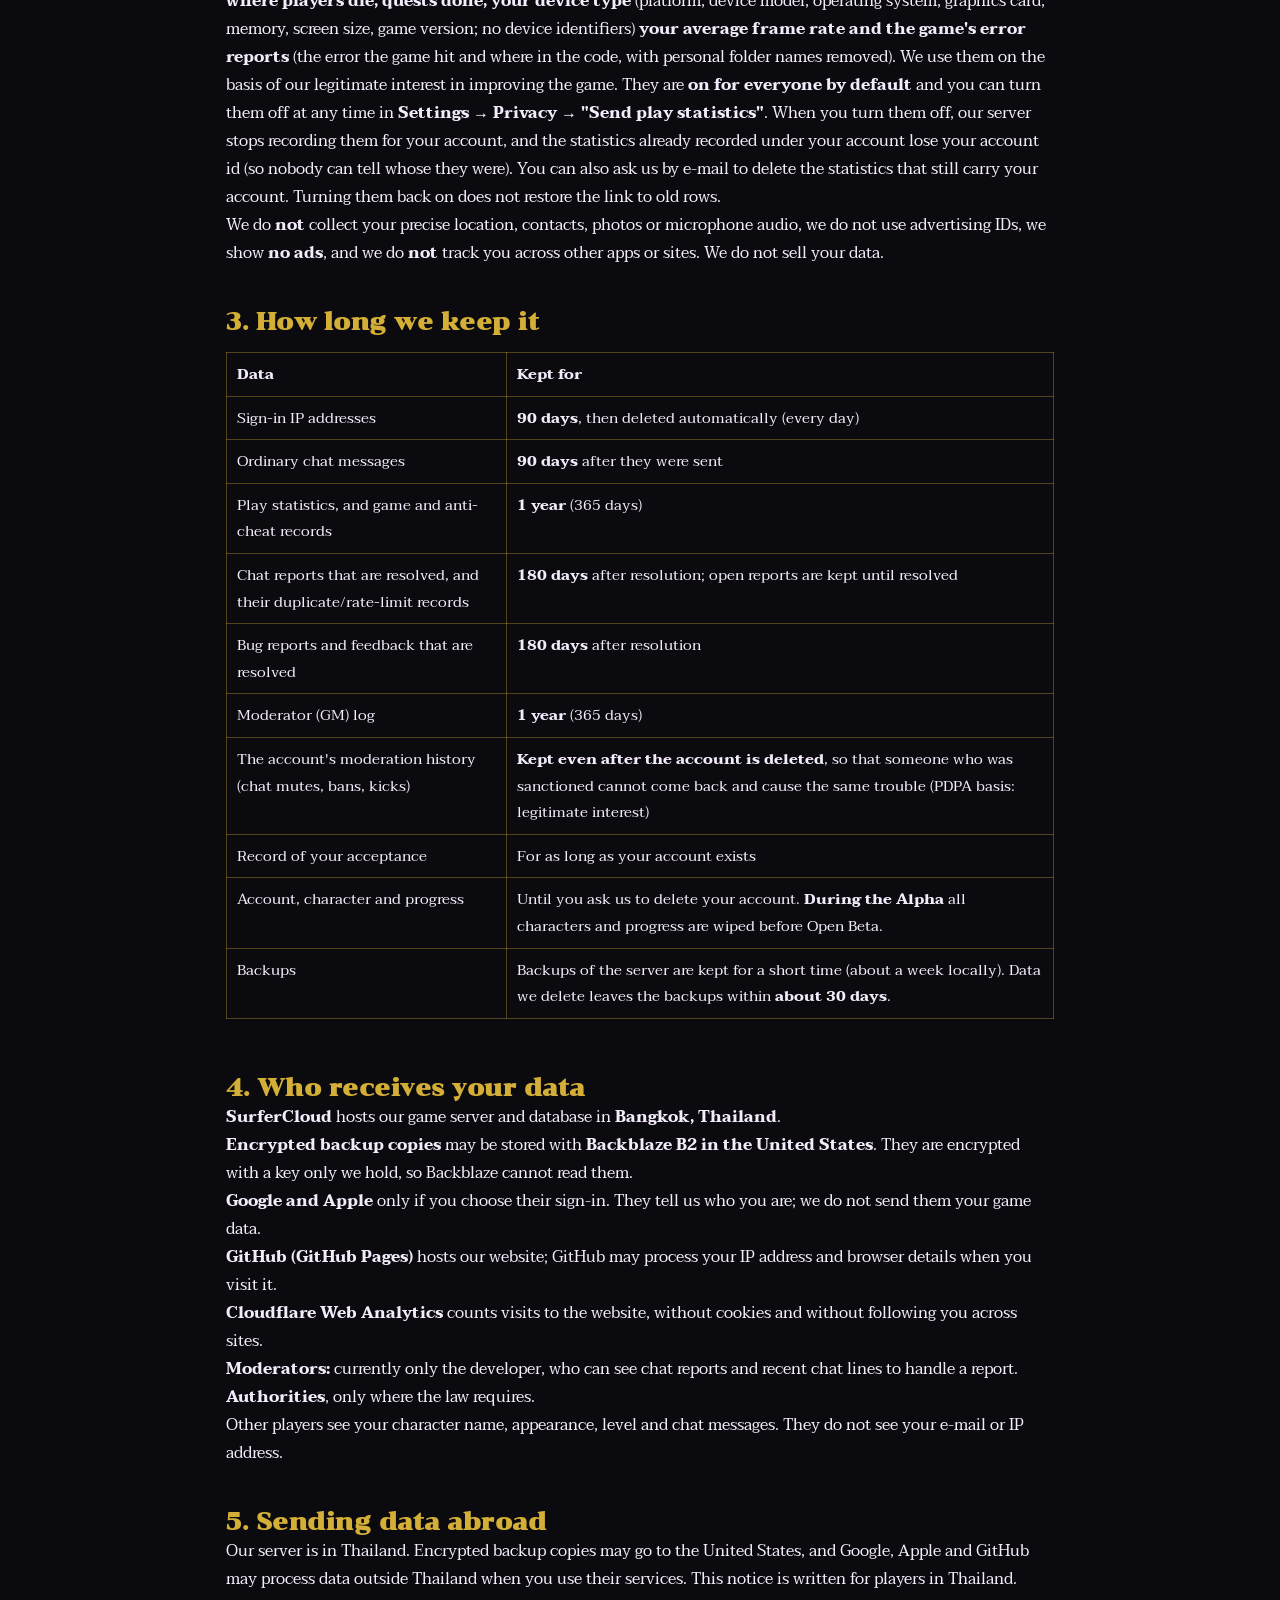
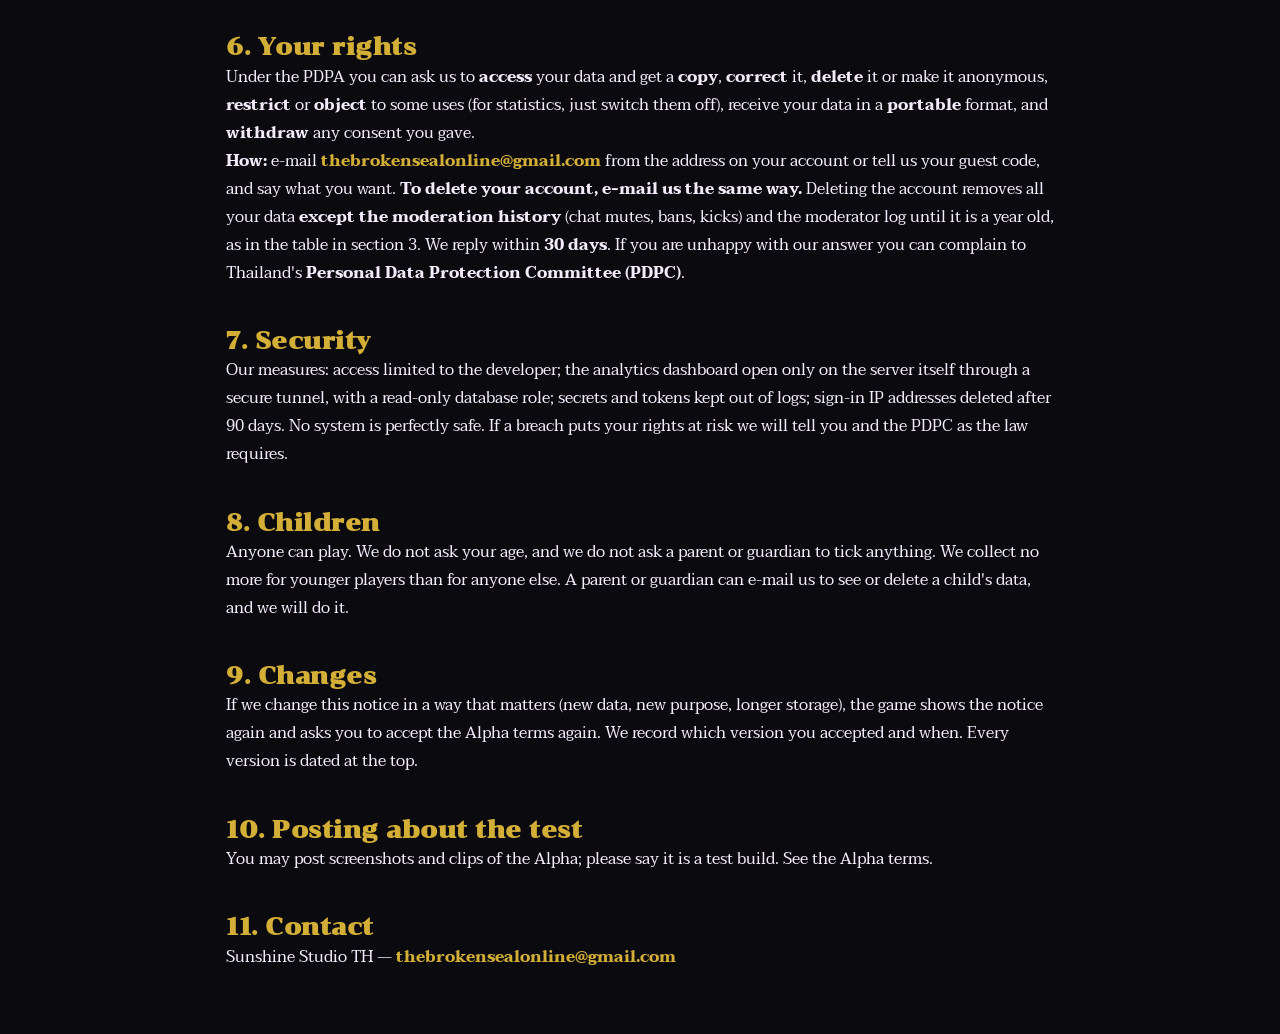
<file: privacy.html>
<!DOCTYPE html>
<html lang="th">
<head>
<meta charset="UTF-8">
<meta name="viewport" content="width=device-width, initial-scale=1.0">
<title>Privacy / ความเป็นส่วนตัว | The Broken Seal</title>
<link rel="icon" type="image/png" href="assets/icon_1024.png">
<link rel="preconnect" href="https://fonts.googleapis.com">
<link rel="preconnect" href="https://fonts.gstatic.com" crossorigin>
<link href="https://fonts.googleapis.com/css2?family=Chonburi&family=Kanit:wght@400;600&family=Taviraj:wght@400;600&display=swap" rel="stylesheet">
<link rel="stylesheet" href="style.css?v=20261104b">
<style>
  .legal { max-width: 860px; margin: 0 auto; padding: 32px 16px 64px; line-height: 1.75; font-family: 'Taviraj', serif; }
  .legal h1, .legal h2, .legal h3, .legal h4 { font-family: 'Chonburi', serif; line-height: 1.3; margin-top: 1.6em; }
  .legal .legal-table { overflow-x: auto; }
  .legal table { border-collapse: collapse; width: 100%; margin: 1em 0; font-size: 0.95em; }
  .legal th, .legal td { border: 1px solid rgba(212, 175, 55, 0.35); padding: 8px 10px; vertical-align: top; text-align: left; }
  .legal code { font-size: 0.9em; }
  .legal nav.legal-nav { display: flex; gap: 16px; flex-wrap: wrap; font-family: 'Kanit', sans-serif; margin-bottom: 24px; }
  .legal hr { margin: 48px 0; border: 0; border-top: 1px solid rgba(212, 175, 55, 0.35); }
</style>
</head>
<body class="theme-dark">
<main class="legal">
<nav class="legal-nav"><a href="index.html">The Broken Seal</a><a href="privacy.html">Privacy / ความเป็นส่วนตัว</a><a href="terms.html">Alpha terms / ข้อตกลง</a><a href="credits.html">Credits / เครดิต</a></nav>
<h2>The Broken Seal — ประกาศความเป็นส่วนตัว</h2>
<p><strong>เวอร์ชัน:</strong> 2026-11-A3 · <strong>ปรับปรุงล่าสุด:</strong> 2026-11-09 · ฉบับอังกฤษ: <code>privacy-notice-en.md</code> (หากสองฉบับไม่ตรงกัน ให้ถือฉบับภาษาไทยเป็นหลัก)</p>
<p>นี่คือ <strong>ประกาศให้ทราบ</strong> ไม่ใช่การขอความยินยอมจากคุณ อธิบายว่าเกม <em>The Broken Seal</em> ("เกม") เก็บข้อมูลอะไรของคุณ เพราะอะไร เก็บนานแค่ไหน ใครเห็นบ้าง และคุณทำอะไรได้บ้าง เขียนสำหรับผู้เล่นในประเทศไทยตามพระราชบัญญัติคุ้มครองข้อมูลส่วนบุคคล พ.ศ. 2562 (PDPA) การเล่นเกมต้องยอมรับข้อตกลง Alpha (<code>alpha-terms-th.md</code>) คุณไม่ต้องยินยอมต่อการประมวลผลที่อธิบายในหน้านี้</p>
<h3>1. ใครรับผิดชอบข้อมูล</h3>
<p><strong>Sunshine Studio TH</strong> ผู้พัฒนาเดี่ยว ("เรา") เป็นผู้กำหนดว่าจะใช้ข้อมูลของคุณเพื่ออะไรและอย่างไร ติดต่อเรื่องทุกอย่างในประกาศนี้ (สอบถาม ลบบัญชี ใช้สิทธิของคุณ): <strong><a href="mailto:thebrokensealonline@gmail.com">thebrokensealonline@gmail.com</a></strong></p>
<h3>2. ข้อมูลที่เราเก็บ และเหตุผล</h3>
<p>ทุกอายุเล่นได้ เราไม่ถามอายุ และไม่ให้ผู้ปกครองกดยืนยันแทน เราเก็บเฉพาะที่ระบุไว้ในหน้านี้</p>
<p><strong>ก. ข้อมูลที่เกมต้องใช้เพื่อทำงาน</strong> เราประมวลผลเพื่อให้บริการเกมที่คุณเลือกเล่น (ฐาน PDPA: การปฏิบัติตามสัญญา/ให้บริการ) <strong>ปิดไม่ได้</strong> ลบได้เฉพาะเมื่อลบบัญชี</p>
<div class="legal-table"><table><thead><tr><th>ข้อมูล</th><th>รายละเอียด</th></tr></thead><tbody><tr><td><strong>บัญชี</strong></td><td>บัญชีผู้เล่นรับเชิญ (Guest) ผูกกับเครื่อง: รหัสลับสุ่มเก็บในเครื่องคุณ และรหัสแสดงผล (GUEST-XXXX-XXXX) หากคุณผูก <strong>Google</strong> หรือ <strong>Apple</strong> เราได้รับรหัสประจำตัวที่บริการนั้นส่งมา เราไม่เก็บโทเคนของเขา</td></tr><tr><td><strong>ตัวละครและความคืบหน้า</strong></td><td>ชื่อตัวละคร (2–12 ตัวอักษร) เพศ ทรงผมและสีผม อุปกรณ์ เลเวล สกิล ไอเทม เงิน ความคืบหน้าเควส เก็บบนเซิร์ฟเวอร์เพื่อให้เล่นต่อบนเครื่องอื่นได้</td></tr><tr><td><strong>แชต</strong></td><td>ข้อความที่คุณส่งในแชตโลกและแชตแมพ พร้อมผู้ส่ง ห้อง และเวลา แชตมีผู้ดูแลตรวจสอบ</td></tr><tr><td><strong>รายงานแชตและบันทึกผู้ดูแล</strong></td><td>เมื่อมีผู้รายงานข้อความ: ผู้รายงาน ผู้ถูกรายงาน สำเนาข้อความ เหตุผล และผลการดำเนินการ เมื่อผู้ดูแลปิดเสียง เตะ แบน ปลดแบน หรือดูแชตล่าสุด: ใคร ทำกับใคร เมื่อไร และเหตุผลที่เขียนไว้</td></tr><tr><td><strong>บันทึกการเล่นและการกันโกง</strong></td><td>เวลาเข้า/ออกและระยะเวลาที่เล่น แมพและจำนวนผู้เล่นในแมพ การอัปเลเวล จำนวนมอนที่ฆ่า ผลบอสหรือรอยแยก <strong>คำสั่งที่เซิร์ฟเวอร์ปฏิเสธ</strong> (พร้อมเหตุผล) และเงินที่ได้พร้อมที่มา ใช้ให้เกมยุติธรรมและหาการโกงหรือไอเทมซ้ำ</td></tr><tr><td><strong>IP ตอนล็อกอิน</strong></td><td>บันทึกในบันทึกบัญชีพร้อมสิ่งที่เกิดขึ้น (ล็อกอิน ผูก ยกเลิกผูก ผูกไม่สำเร็จ ย้ายบัญชี) เพื่อปกป้องบัญชี</td></tr><tr><td><strong>การยอมรับข้อตกลงของคุณ</strong></td><td>เวอร์ชันของข้อตกลง Alpha ที่คุณยอมรับ และเวลา บันทึกบนเซิร์ฟเวอร์</td></tr><tr><td><strong>ข้อความที่คุณส่งถึงเรา</strong></td><td>รายงานบั๊กและข้อเสนอแนะที่คุณส่ง และข้อมูลที่คุณให้ตอนสมัครร่วมทดสอบ ใช้เพื่อตอบคุณและแก้ปัญหา</td></tr></tbody></table></div>
<p><strong>ข. สถิติการเล่น (ปิดได้)</strong> เพื่อปรับสมดุลและแก้บั๊ก เราบันทึก <strong>สกิลที่ใช้ จุดที่ผู้เล่นตาย เควสที่ทำ ประเภทอุปกรณ์ของคุณ</strong> (แพลตฟอร์ม รุ่นเครื่อง ระบบปฏิบัติการ การ์ดจอ หน่วยความจำ ขนาดจอ เวอร์ชันเกม ไม่มีรหัสประจำเครื่อง) <strong>ค่าเฉลี่ยเฟรมเรต และรายงานข้อผิดพลาดของเกม</strong> (ข้อความ error ที่เกมเจอและตำแหน่งในโค้ด ตัดชื่อโฟลเดอร์ส่วนตัวออก) โดยอาศัยประโยชน์โดยชอบด้วยกฎหมายของเราในการปรับปรุงเกม สถิตินี้ <strong>เปิดไว้ให้ทุกคนเป็นค่าตั้งต้น</strong> และคุณปิดได้ทุกเมื่อที่ <strong>ตั้งค่า → ความเป็นส่วนตัว → "ส่งสถิติการเล่น"</strong> เมื่อปิด เซิร์ฟเวอร์จะหยุดบันทึกสถิติของบัญชีคุณ และสถิติที่เคยบันทึกไว้ในชื่อบัญชีคุณจะถูกตัดรหัสบัญชีออก (ไม่มีใครรู้ว่าเป็นของใคร) คุณขออีเมลให้ลบสถิติที่ยังผูกกับบัญชีคุณได้ด้วย การเปิดกลับมาไม่ทำให้แถวเก่าผูกกับคุณอีก</p>
<p>เรา <strong>ไม่</strong> เก็บตำแหน่งที่แน่นอน รายชื่อติดต่อ รูปภาพ หรือเสียงจากไมโครโฟน ไม่ใช้รหัสโฆษณา <strong>ไม่มีโฆษณา</strong> <strong>ไม่ติดตาม</strong> คุณข้ามแอปหรือเว็บไซต์ และไม่ขายข้อมูลของคุณ</p>
<h3>3. เก็บนานแค่ไหน</h3>
<div class="legal-table"><table><thead><tr><th>ข้อมูล</th><th>ระยะเวลาเก็บ</th></tr></thead><tbody><tr><td>IP ตอนล็อกอิน</td><td><strong>90 วัน</strong> แล้วลบอัตโนมัติ (ทุกวัน)</td></tr><tr><td>แชตทั่วไป</td><td><strong>90 วัน</strong> นับจากวันที่ส่ง</td></tr><tr><td>สถิติการเล่น และบันทึกการเล่นและการกันโกง</td><td><strong>1 ปี</strong> (365 วัน)</td></tr><tr><td>รายงานแชตที่ดำเนินการเสร็จแล้ว และบันทึกกันรายงานซ้ำ/จำกัดความถี่</td><td><strong>180 วัน</strong> หลังดำเนินการเสร็จ รายงานที่ยังไม่เสร็จเก็บจนกว่าจะเสร็จ</td></tr><tr><td>รายงานบั๊กและข้อเสนอแนะที่ปิดเรื่องแล้ว</td><td><strong>180 วัน</strong> หลังปิดเรื่อง</td></tr><tr><td>บันทึกของผู้ดูแล (GM)</td><td><strong>1 ปี</strong> (365 วัน)</td></tr><tr><td>ประวัติการลงโทษของบัญชี (ปิดเสียงแชต แบน เตะ)</td><td><strong>เก็บไว้แม้ลบบัญชีแล้ว</strong> เพื่อไม่ให้ผู้ที่เคยถูกลงโทษกลับมาก่อปัญหาซ้ำ (ฐาน PDPA: ประโยชน์โดยชอบด้วยกฎหมาย)</td></tr><tr><td>บันทึกการยอมรับข้อตกลงของคุณ</td><td>ตลอดเวลาที่บัญชียังอยู่</td></tr><tr><td>บัญชี ตัวละคร และความคืบหน้า</td><td>จนกว่าคุณขอลบบัญชี <strong>ช่วง Alpha</strong> ตัวละครและความคืบหน้าทั้งหมดจะถูกลบก่อน Open Beta</td></tr><tr><td>ข้อมูลสำรอง</td><td>สำรองข้อมูลเซิร์ฟเวอร์เก็บในช่วงสั้น (ในเครื่องประมาณ 1 สัปดาห์) ข้อมูลที่เราลบจะหายจากข้อมูลสำรองภายใน <strong>ประมาณ 30 วัน</strong></td></tr></tbody></table></div>
<h3>4. ใครได้รับข้อมูลของคุณ</h3>
<ul><li><strong>SurferCloud</strong> โฮสต์เซิร์ฟเวอร์เกมและฐานข้อมูลของเราใน <strong>กรุงเทพฯ ประเทศไทย</strong></li><li><strong>สำเนาสำรองแบบเข้ารหัส</strong> อาจเก็บไว้กับ <strong>Backblaze B2 ในสหรัฐอเมริกา</strong> เข้ารหัสด้วยกุญแจที่มีแต่เราถือ Backblaze จึงอ่านไม่ได้</li><li><strong>Google และ Apple</strong> เฉพาะเมื่อคุณเลือกล็อกอินกับเขา เขาบอกเราว่าคุณคือใคร เราไม่ส่งข้อมูลเกมของคุณให้เขา</li><li><strong>GitHub (GitHub Pages)</strong> โฮสต์เว็บไซต์ของเรา GitHub อาจประมวลผล IP และข้อมูลเบราว์เซอร์ของคุณเมื่อเข้าเว็บ</li><li><strong>Cloudflare Web Analytics</strong> นับจำนวนผู้เข้าชมเว็บไซต์ แบบไม่ใช้คุกกี้และไม่ติดตามคุณข้ามเว็บ</li><li><strong>ผู้ดูแล:</strong> ปัจจุบันมีเฉพาะผู้พัฒนา ซึ่งดูรายงานแชตและแชตล่าสุดเพื่อจัดการรายงาน</li><li><strong>หน่วยงานรัฐ</strong> เฉพาะเมื่อกฎหมายกำหนด</li></ul>
<p>ผู้เล่นคนอื่นเห็นชื่อตัวละคร รูปลักษณ์ เลเวล และข้อความแชตของคุณ แต่ไม่เห็นอีเมลหรือ IP</p>
<h3>5. การส่งข้อมูลไปต่างประเทศ</h3>
<p>เซิร์ฟเวอร์ของเราอยู่ในประเทศไทย สำเนาสำรองแบบเข้ารหัสอาจไปอยู่ที่สหรัฐอเมริกา และ Google, Apple, GitHub อาจประมวลผลข้อมูลนอกประเทศไทยเมื่อคุณใช้บริการของเขา ประกาศนี้เขียนสำหรับผู้เล่นในประเทศไทย</p>
<h3>6. สิทธิของคุณ</h3>
<p>ตาม PDPA คุณขอให้เรา <strong>เข้าถึง</strong> และ <strong>ขอสำเนา</strong> ข้อมูล <strong>แก้ไข</strong> <strong>ลบ</strong> หรือทำให้ไม่ระบุตัวตน <strong>จำกัด</strong> หรือ <strong>คัดค้าน</strong> การใช้บางอย่าง (สำหรับสถิติ แค่ปิดสวิตช์) ขอรับข้อมูลในรูปแบบที่ <strong>โอนย้ายได้</strong> และ <strong>ถอน</strong> ความยินยอมที่เคยให้ได้</p>
<p><strong>วิธีใช้สิทธิ:</strong> อีเมลมาที่ <strong><a href="mailto:thebrokensealonline@gmail.com">thebrokensealonline@gmail.com</a></strong> จากอีเมลที่ใช้กับบัญชี หรือบอกรหัส Guest ของคุณ แล้วบอกว่าต้องการอะไร <strong>การลบบัญชีให้ขอทางอีเมลเช่นกัน</strong> เมื่อลบบัญชี เราลบข้อมูลของคุณทั้งหมด <strong>ยกเว้นประวัติการลงโทษ</strong> (ปิดเสียงแชต แบน เตะ) และบันทึกของผู้ดูแลจนครบ 1 ปี ตามตารางในข้อ 3 เราตอบภายใน <strong>30 วัน</strong> หากไม่พอใจคำตอบ คุณร้องเรียนต่อ <strong>คณะกรรมการคุ้มครองข้อมูลส่วนบุคคล (สคส.)</strong> ได้</p>
<h3>7. ความปลอดภัย</h3>
<p>มาตรการของเรา: จำกัดการเข้าถึงเฉพาะผู้พัฒนา แดชบอร์ดสถิติเปิดได้เฉพาะบนเซิร์ฟเวอร์เองผ่านอุโมงค์ที่ปลอดภัย ด้วยบทบาทฐานข้อมูลแบบอ่านอย่างเดียว ไม่เก็บรหัสลับและโทเคนในล็อก ลบ IP ตอนล็อกอินเมื่อครบ 90 วัน ไม่มีระบบใดปลอดภัยสมบูรณ์ หากข้อมูลรั่วไหลจนกระทบสิทธิของคุณ เราจะแจ้งคุณและ สคส. ตามที่กฎหมายกำหนด</p>
<h3>8. เด็ก</h3>
<p>ทุกอายุเล่นได้ เราไม่ถามอายุ และไม่ให้ผู้ปกครองกดยืนยันอะไร เราไม่เก็บข้อมูลของผู้เล่นอายุน้อยมากกว่าคนอื่น ผู้ปกครองอีเมลมาขอดูหรือลบข้อมูลของเด็กได้ และเราจะดำเนินการให้</p>
<h3>9. การเปลี่ยนแปลง</h3>
<p>หากเราเปลี่ยนประกาศนี้ในสาระสำคัญ (ข้อมูลใหม่ วัตถุประสงค์ใหม่ เก็บนานขึ้น) เกมจะแสดงประกาศอีกครั้งและให้คุณยอมรับข้อตกลง Alpha ใหม่ เราบันทึกว่าคุณยอมรับเวอร์ชันไหนเมื่อไร ทุกเวอร์ชันมีวันที่ระบุด้านบน</p>
<h3>10. การโพสต์เกี่ยวกับการทดสอบ</h3>
<p>คุณโพสต์ภาพหน้าจอและคลิปของ Alpha ได้ โดยระบุว่าเป็นเวอร์ชันทดสอบ ดูรายละเอียดในข้อตกลง Alpha</p>
<h3>11. ติดต่อเรา</h3>
<p>Sunshine Studio TH — <strong><a href="mailto:thebrokensealonline@gmail.com">thebrokensealonline@gmail.com</a></strong></p>
<hr>
<h2>The Broken Seal — Privacy Notice</h2>
<p><strong>Version:</strong> 2026-11-A3 · <strong>Last updated:</strong> 2026-11-09 · Thai version: <code>privacy-notice-th.md</code> (if the two differ, the Thai text prevails)</p>
<p>This is a <strong>notice</strong>, not a request for your consent. It explains what information <em>The Broken Seal</em> ("the game") collects about you, why, how long we keep it, who else sees it, and what you can do about it. It is written for players in Thailand under the Personal Data Protection Act B.E. 2562 (PDPA). To play you accept the Alpha terms (<code>alpha-terms-en.md</code>); you are not asked to agree to the processing described here.</p>
<h3>1. Who is responsible</h3>
<p><strong>Sunshine Studio TH</strong>, a solo developer ("we", "us"), decides why and how your data is used. Contact for everything in this notice (questions, deleting your account, using your rights): <strong><a href="mailto:thebrokensealonline@gmail.com">thebrokensealonline@gmail.com</a></strong></p>
<h3>2. What we collect, and why</h3>
<p>Anyone can play. We do not ask your age and we do not ask a parent or guardian to confirm anything. We collect only what is listed here.</p>
<p><strong>A. Data the game needs to run.</strong> We process it to provide the game you chose to play (PDPA: performance of the service). It cannot be switched off; only deleting your account removes it.</p>
<div class="legal-table"><table><thead><tr><th>Data</th><th>Details</th></tr></thead><tbody><tr><td><strong>Account</strong></td><td>A guest account tied to your device: a random secret kept on your device plus a display code (GUEST-XXXX-XXXX). If you link a <strong>Google</strong> or <strong>Apple</strong> sign-in, we receive the identifier that service gives us for you. We never store their tokens.</td></tr><tr><td><strong>Character and progress</strong></td><td>Character name (2–12 characters), gender, hair style and colour, equipment, level, skills, items, gold, quest progress. Saved on our server so you can continue on another device.</td></tr><tr><td><strong>Chat</strong></td><td>Messages you send in world and map chat, with sender, room and time. Chat is moderated.</td></tr><tr><td><strong>Chat reports and moderator log</strong></td><td>If someone reports a message: the reporter, the reported player, a copy of the message, the reason and the outcome. When a moderator mutes, kicks, bans or unbans an account or views recent chat lines: who, to whom, when and the written reason.</td></tr><tr><td><strong>Game and anti-cheat records</strong></td><td>When you join and leave and how long you stay, which map and how many players are on it, level-ups, kills and boss or rift results, <strong>commands the server refused</strong> (with the reason), and the gold you earn and where it came from. They let us keep the game fair and find cheating and duplicated items.</td></tr><tr><td><strong>Sign-in IP address</strong></td><td>Recorded in an account log with what happened (sign-in, link, unlink, refused link, account move), to protect accounts.</td></tr><tr><td><strong>Your acceptance</strong></td><td>The version of the Alpha terms you accepted and the time, recorded on the server.</td></tr><tr><td><strong>Messages you send us</strong></td><td>Bug reports and feedback you send us, and what you gave when you signed up for the test. We use them to answer you and fix problems.</td></tr></tbody></table></div>
<p><strong>B. Play statistics (you can switch them off).</strong> To balance the game and fix bugs we record <strong>skills used, where players die, quests done, your device type</strong> (platform, device model, operating system, graphics card, memory, screen size, game version; no device identifiers) <strong>your average frame rate and the game's error reports</strong> (the error the game hit and where in the code, with personal folder names removed). We use them on the basis of our legitimate interest in improving the game. They are <strong>on for everyone by default</strong> and you can turn them off at any time in <strong>Settings → Privacy → "Send play statistics"</strong>. When you turn them off, our server stops recording them for your account, and the statistics already recorded under your account lose your account id (so nobody can tell whose they were). You can also ask us by e-mail to delete the statistics that still carry your account. Turning them back on does not restore the link to old rows.</p>
<p>We do <strong>not</strong> collect your precise location, contacts, photos or microphone audio, we do not use advertising IDs, we show <strong>no ads</strong>, and we do <strong>not</strong> track you across other apps or sites. We do not sell your data.</p>
<h3>3. How long we keep it</h3>
<div class="legal-table"><table><thead><tr><th>Data</th><th>Kept for</th></tr></thead><tbody><tr><td>Sign-in IP addresses</td><td><strong>90 days</strong>, then deleted automatically (every day)</td></tr><tr><td>Ordinary chat messages</td><td><strong>90 days</strong> after they were sent</td></tr><tr><td>Play statistics, and game and anti-cheat records</td><td><strong>1 year</strong> (365 days)</td></tr><tr><td>Chat reports that are resolved, and their duplicate/rate-limit records</td><td><strong>180 days</strong> after resolution; open reports are kept until resolved</td></tr><tr><td>Bug reports and feedback that are resolved</td><td><strong>180 days</strong> after resolution</td></tr><tr><td>Moderator (GM) log</td><td><strong>1 year</strong> (365 days)</td></tr><tr><td>The account's moderation history (chat mutes, bans, kicks)</td><td><strong>Kept even after the account is deleted</strong>, so that someone who was sanctioned cannot come back and cause the same trouble (PDPA basis: legitimate interest)</td></tr><tr><td>Record of your acceptance</td><td>For as long as your account exists</td></tr><tr><td>Account, character and progress</td><td>Until you ask us to delete your account. <strong>During the Alpha</strong> all characters and progress are wiped before Open Beta.</td></tr><tr><td>Backups</td><td>Backups of the server are kept for a short time (about a week locally). Data we delete leaves the backups within <strong>about 30 days</strong>.</td></tr></tbody></table></div>
<h3>4. Who receives your data</h3>
<ul><li><strong>SurferCloud</strong> hosts our game server and database in <strong>Bangkok, Thailand</strong>.</li><li><strong>Encrypted backup copies</strong> may be stored with <strong>Backblaze B2 in the United States</strong>. They are encrypted with a key only we hold, so Backblaze cannot read them.</li><li><strong>Google and Apple</strong> only if you choose their sign-in. They tell us who you are; we do not send them your game data.</li><li><strong>GitHub (GitHub Pages)</strong> hosts our website; GitHub may process your IP address and browser details when you visit it.</li><li><strong>Cloudflare Web Analytics</strong> counts visits to the website, without cookies and without following you across sites.</li><li><strong>Moderators:</strong> currently only the developer, who can see chat reports and recent chat lines to handle a report.</li><li><strong>Authorities</strong>, only where the law requires.</li></ul>
<p>Other players see your character name, appearance, level and chat messages. They do not see your e-mail or IP address.</p>
<h3>5. Sending data abroad</h3>
<p>Our server is in Thailand. Encrypted backup copies may go to the United States, and Google, Apple and GitHub may process data outside Thailand when you use their services. This notice is written for players in Thailand.</p>
<h3>6. Your rights</h3>
<p>Under the PDPA you can ask us to <strong>access</strong> your data and get a <strong>copy</strong>, <strong>correct</strong> it, <strong>delete</strong> it or make it anonymous, <strong>restrict</strong> or <strong>object</strong> to some uses (for statistics, just switch them off), receive your data in a <strong>portable</strong> format, and <strong>withdraw</strong> any consent you gave.</p>
<p><strong>How:</strong> e-mail <strong><a href="mailto:thebrokensealonline@gmail.com">thebrokensealonline@gmail.com</a></strong> from the address on your account or tell us your guest code, and say what you want. <strong>To delete your account, e-mail us the same way.</strong> Deleting the account removes all your data <strong>except the moderation history</strong> (chat mutes, bans, kicks) and the moderator log until it is a year old, as in the table in section 3. We reply within <strong>30 days</strong>. If you are unhappy with our answer you can complain to Thailand's <strong>Personal Data Protection Committee (PDPC)</strong>.</p>
<h3>7. Security</h3>
<p>Our measures: access limited to the developer; the analytics dashboard open only on the server itself through a secure tunnel, with a read-only database role; secrets and tokens kept out of logs; sign-in IP addresses deleted after 90 days. No system is perfectly safe. If a breach puts your rights at risk we will tell you and the PDPC as the law requires.</p>
<h3>8. Children</h3>
<p>Anyone can play. We do not ask your age, and we do not ask a parent or guardian to tick anything. We collect no more for younger players than for anyone else. A parent or guardian can e-mail us to see or delete a child's data, and we will do it.</p>
<h3>9. Changes</h3>
<p>If we change this notice in a way that matters (new data, new purpose, longer storage), the game shows the notice again and asks you to accept the Alpha terms again. We record which version you accepted and when. Every version is dated at the top.</p>
<h3>10. Posting about the test</h3>
<p>You may post screenshots and clips of the Alpha; please say it is a test build. See the Alpha terms.</p>
<h3>11. Contact</h3>
<p>Sunshine Studio TH — <strong><a href="mailto:thebrokensealonline@gmail.com">thebrokensealonline@gmail.com</a></strong></p>
</main>
</body>
</html>
</file>
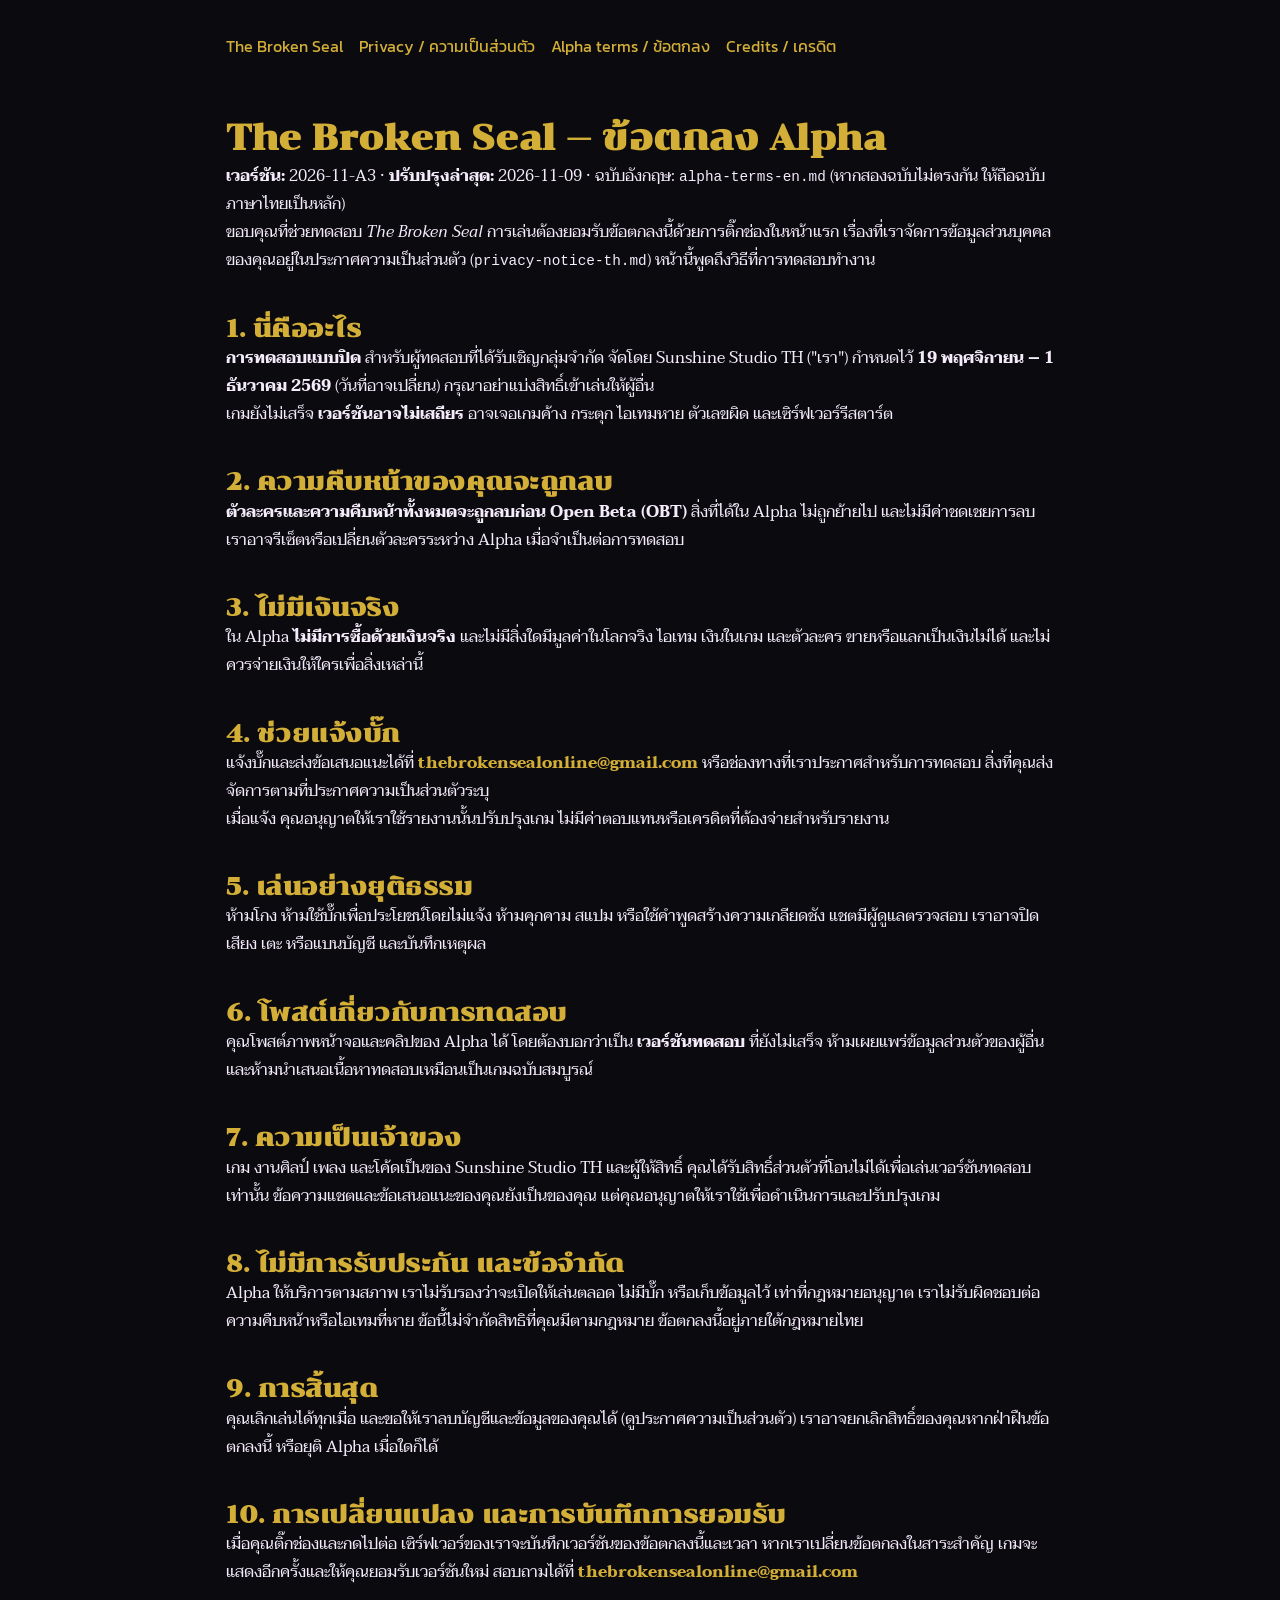
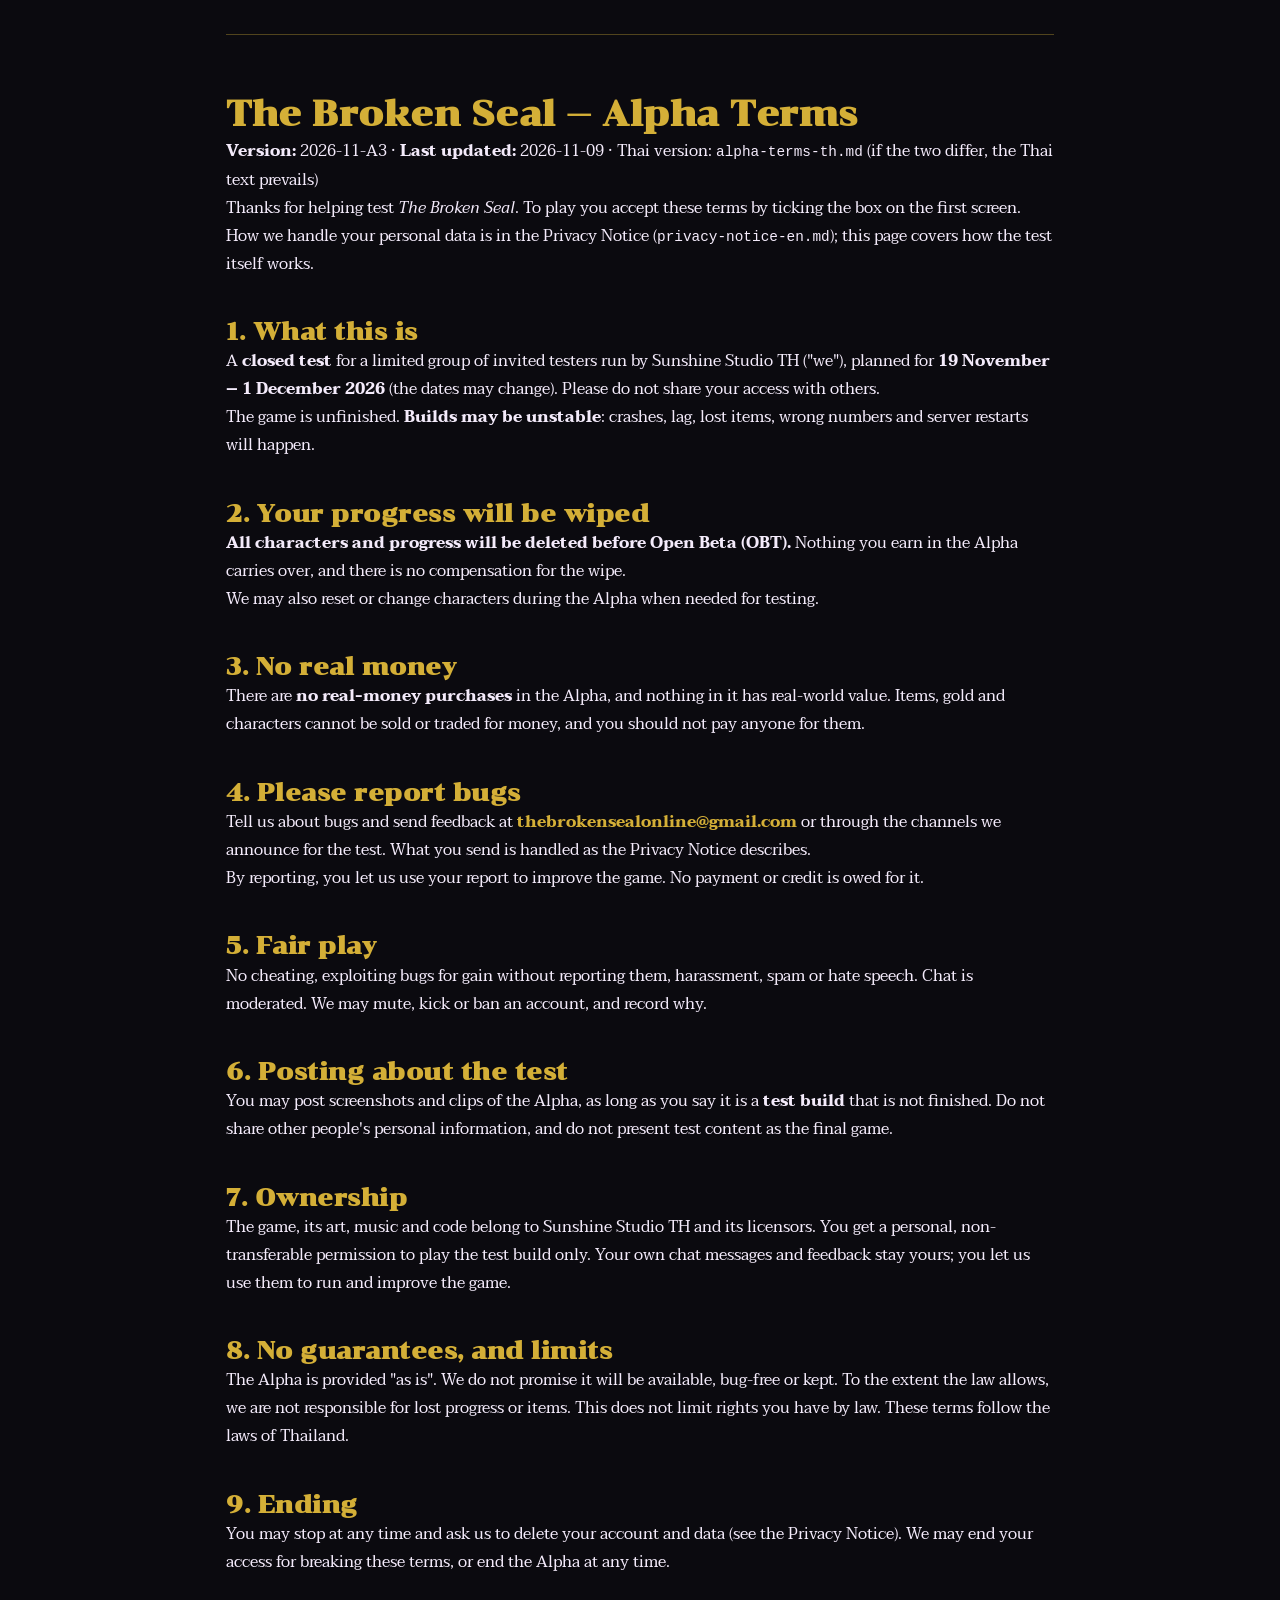
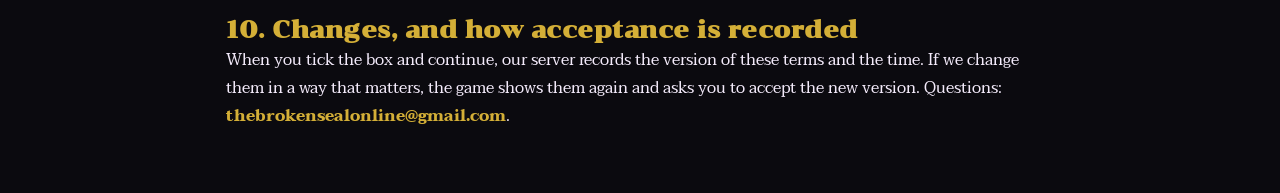
<file: terms.html>
<!DOCTYPE html>
<html lang="th">
<head>
<meta charset="UTF-8">
<meta name="viewport" content="width=device-width, initial-scale=1.0">
<title>Alpha terms / ข้อตกลง Alpha | The Broken Seal</title>
<link rel="icon" type="image/png" href="assets/icon_1024.png">
<link rel="preconnect" href="https://fonts.googleapis.com">
<link rel="preconnect" href="https://fonts.gstatic.com" crossorigin>
<link href="https://fonts.googleapis.com/css2?family=Chonburi&family=Kanit:wght@400;600&family=Taviraj:wght@400;600&display=swap" rel="stylesheet">
<link rel="stylesheet" href="style.css?v=20261104b">
<style>
  .legal { max-width: 860px; margin: 0 auto; padding: 32px 16px 64px; line-height: 1.75; font-family: 'Taviraj', serif; }
  .legal h1, .legal h2, .legal h3, .legal h4 { font-family: 'Chonburi', serif; line-height: 1.3; margin-top: 1.6em; }
  .legal .legal-table { overflow-x: auto; }
  .legal table { border-collapse: collapse; width: 100%; margin: 1em 0; font-size: 0.95em; }
  .legal th, .legal td { border: 1px solid rgba(212, 175, 55, 0.35); padding: 8px 10px; vertical-align: top; text-align: left; }
  .legal code { font-size: 0.9em; }
  .legal nav.legal-nav { display: flex; gap: 16px; flex-wrap: wrap; font-family: 'Kanit', sans-serif; margin-bottom: 24px; }
  .legal hr { margin: 48px 0; border: 0; border-top: 1px solid rgba(212, 175, 55, 0.35); }
</style>
</head>
<body class="theme-dark">
<main class="legal">
<nav class="legal-nav"><a href="index.html">The Broken Seal</a><a href="privacy.html">Privacy / ความเป็นส่วนตัว</a><a href="terms.html">Alpha terms / ข้อตกลง</a><a href="credits.html">Credits / เครดิต</a></nav>
<h2>The Broken Seal — ข้อตกลง Alpha</h2>
<p><strong>เวอร์ชัน:</strong> 2026-11-A3 · <strong>ปรับปรุงล่าสุด:</strong> 2026-11-09 · ฉบับอังกฤษ: <code>alpha-terms-en.md</code> (หากสองฉบับไม่ตรงกัน ให้ถือฉบับภาษาไทยเป็นหลัก)</p>
<p>ขอบคุณที่ช่วยทดสอบ <em>The Broken Seal</em> การเล่นต้องยอมรับข้อตกลงนี้ด้วยการติ๊กช่องในหน้าแรก เรื่องที่เราจัดการข้อมูลส่วนบุคคลของคุณอยู่ในประกาศความเป็นส่วนตัว (<code>privacy-notice-th.md</code>) หน้านี้พูดถึงวิธีที่การทดสอบทำงาน</p>
<h3>1. นี่คืออะไร</h3>
<ul><li><strong>การทดสอบแบบปิด</strong> สำหรับผู้ทดสอบที่ได้รับเชิญกลุ่มจำกัด จัดโดย Sunshine Studio TH ("เรา") กำหนดไว้ <strong>19 พฤศจิกายน – 1 ธันวาคม 2569</strong> (วันที่อาจเปลี่ยน) กรุณาอย่าแบ่งสิทธิ์เข้าเล่นให้ผู้อื่น</li><li>เกมยังไม่เสร็จ <strong>เวอร์ชันอาจไม่เสถียร</strong> อาจเจอเกมค้าง กระตุก ไอเทมหาย ตัวเลขผิด และเซิร์ฟเวอร์รีสตาร์ต</li></ul>
<h3>2. ความคืบหน้าของคุณจะถูกลบ</h3>
<ul><li><strong>ตัวละครและความคืบหน้าทั้งหมดจะถูกลบก่อน Open Beta (OBT)</strong> สิ่งที่ได้ใน Alpha ไม่ถูกย้ายไป และไม่มีค่าชดเชยการลบ</li><li>เราอาจรีเซ็ตหรือเปลี่ยนตัวละครระหว่าง Alpha เมื่อจำเป็นต่อการทดสอบ</li></ul>
<h3>3. ไม่มีเงินจริง</h3>
<ul><li>ใน Alpha <strong>ไม่มีการซื้อด้วยเงินจริง</strong> และไม่มีสิ่งใดมีมูลค่าในโลกจริง ไอเทม เงินในเกม และตัวละคร ขายหรือแลกเป็นเงินไม่ได้ และไม่ควรจ่ายเงินให้ใครเพื่อสิ่งเหล่านี้</li></ul>
<h3>4. ช่วยแจ้งบั๊ก</h3>
<ul><li>แจ้งบั๊กและส่งข้อเสนอแนะได้ที่ <strong><a href="mailto:thebrokensealonline@gmail.com">thebrokensealonline@gmail.com</a></strong> หรือช่องทางที่เราประกาศสำหรับการทดสอบ สิ่งที่คุณส่งจัดการตามที่ประกาศความเป็นส่วนตัวระบุ</li><li>เมื่อแจ้ง คุณอนุญาตให้เราใช้รายงานนั้นปรับปรุงเกม ไม่มีค่าตอบแทนหรือเครดิตที่ต้องจ่ายสำหรับรายงาน</li></ul>
<h3>5. เล่นอย่างยุติธรรม</h3>
<p>ห้ามโกง ห้ามใช้บั๊กเพื่อประโยชน์โดยไม่แจ้ง ห้ามคุกคาม สแปม หรือใช้คำพูดสร้างความเกลียดชัง แชตมีผู้ดูแลตรวจสอบ เราอาจปิดเสียง เตะ หรือแบนบัญชี และบันทึกเหตุผล</p>
<h3>6. โพสต์เกี่ยวกับการทดสอบ</h3>
<p>คุณโพสต์ภาพหน้าจอและคลิปของ Alpha ได้ โดยต้องบอกว่าเป็น <strong>เวอร์ชันทดสอบ</strong> ที่ยังไม่เสร็จ ห้ามเผยแพร่ข้อมูลส่วนตัวของผู้อื่น และห้ามนำเสนอเนื้อหาทดสอบเหมือนเป็นเกมฉบับสมบูรณ์</p>
<h3>7. ความเป็นเจ้าของ</h3>
<p>เกม งานศิลป์ เพลง และโค้ดเป็นของ Sunshine Studio TH และผู้ให้สิทธิ์ คุณได้รับสิทธิ์ส่วนตัวที่โอนไม่ได้เพื่อเล่นเวอร์ชันทดสอบเท่านั้น ข้อความแชตและข้อเสนอแนะของคุณยังเป็นของคุณ แต่คุณอนุญาตให้เราใช้เพื่อดำเนินการและปรับปรุงเกม</p>
<h3>8. ไม่มีการรับประกัน และข้อจำกัด</h3>
<p>Alpha ให้บริการตามสภาพ เราไม่รับรองว่าจะเปิดให้เล่นตลอด ไม่มีบั๊ก หรือเก็บข้อมูลไว้ เท่าที่กฎหมายอนุญาต เราไม่รับผิดชอบต่อความคืบหน้าหรือไอเทมที่หาย ข้อนี้ไม่จำกัดสิทธิที่คุณมีตามกฎหมาย ข้อตกลงนี้อยู่ภายใต้กฎหมายไทย</p>
<h3>9. การสิ้นสุด</h3>
<p>คุณเลิกเล่นได้ทุกเมื่อ และขอให้เราลบบัญชีและข้อมูลของคุณได้ (ดูประกาศความเป็นส่วนตัว) เราอาจยกเลิกสิทธิ์ของคุณหากฝ่าฝืนข้อตกลงนี้ หรือยุติ Alpha เมื่อใดก็ได้</p>
<h3>10. การเปลี่ยนแปลง และการบันทึกการยอมรับ</h3>
<p>เมื่อคุณติ๊กช่องและกดไปต่อ เซิร์ฟเวอร์ของเราจะบันทึกเวอร์ชันของข้อตกลงนี้และเวลา หากเราเปลี่ยนข้อตกลงในสาระสำคัญ เกมจะแสดงอีกครั้งและให้คุณยอมรับเวอร์ชันใหม่ สอบถามได้ที่ <strong><a href="mailto:thebrokensealonline@gmail.com">thebrokensealonline@gmail.com</a></strong></p>
<hr>
<h2>The Broken Seal — Alpha Terms</h2>
<p><strong>Version:</strong> 2026-11-A3 · <strong>Last updated:</strong> 2026-11-09 · Thai version: <code>alpha-terms-th.md</code> (if the two differ, the Thai text prevails)</p>
<p>Thanks for helping test <em>The Broken Seal</em>. To play you accept these terms by ticking the box on the first screen. How we handle your personal data is in the Privacy Notice (<code>privacy-notice-en.md</code>); this page covers how the test itself works.</p>
<h3>1. What this is</h3>
<ul><li>A <strong>closed test</strong> for a limited group of invited testers run by Sunshine Studio TH ("we"), planned for <strong>19 November – 1 December 2026</strong> (the dates may change). Please do not share your access with others.</li><li>The game is unfinished. <strong>Builds may be unstable</strong>: crashes, lag, lost items, wrong numbers and server restarts will happen.</li></ul>
<h3>2. Your progress will be wiped</h3>
<ul><li><strong>All characters and progress will be deleted before Open Beta (OBT).</strong> Nothing you earn in the Alpha carries over, and there is no compensation for the wipe.</li><li>We may also reset or change characters during the Alpha when needed for testing.</li></ul>
<h3>3. No real money</h3>
<ul><li>There are <strong>no real-money purchases</strong> in the Alpha, and nothing in it has real-world value. Items, gold and characters cannot be sold or traded for money, and you should not pay anyone for them.</li></ul>
<h3>4. Please report bugs</h3>
<ul><li>Tell us about bugs and send feedback at <strong><a href="mailto:thebrokensealonline@gmail.com">thebrokensealonline@gmail.com</a></strong> or through the channels we announce for the test. What you send is handled as the Privacy Notice describes.</li><li>By reporting, you let us use your report to improve the game. No payment or credit is owed for it.</li></ul>
<h3>5. Fair play</h3>
<p>No cheating, exploiting bugs for gain without reporting them, harassment, spam or hate speech. Chat is moderated. We may mute, kick or ban an account, and record why.</p>
<h3>6. Posting about the test</h3>
<p>You may post screenshots and clips of the Alpha, as long as you say it is a <strong>test build</strong> that is not finished. Do not share other people's personal information, and do not present test content as the final game.</p>
<h3>7. Ownership</h3>
<p>The game, its art, music and code belong to Sunshine Studio TH and its licensors. You get a personal, non-transferable permission to play the test build only. Your own chat messages and feedback stay yours; you let us use them to run and improve the game.</p>
<h3>8. No guarantees, and limits</h3>
<p>The Alpha is provided "as is". We do not promise it will be available, bug-free or kept. To the extent the law allows, we are not responsible for lost progress or items. This does not limit rights you have by law. These terms follow the laws of Thailand.</p>
<h3>9. Ending</h3>
<p>You may stop at any time and ask us to delete your account and data (see the Privacy Notice). We may end your access for breaking these terms, or end the Alpha at any time.</p>
<h3>10. Changes, and how acceptance is recorded</h3>
<p>When you tick the box and continue, our server records the version of these terms and the time. If we change them in a way that matters, the game shows them again and asks you to accept the new version. Questions: <strong><a href="mailto:thebrokensealonline@gmail.com">thebrokensealonline@gmail.com</a></strong>.</p>
</main>
</body>
</html>
</file>
<file: style.css>
/* ==========================================================================
   THE BROKEN SEAL - OFFICIAL WEBSITE STYLESHEET
   Dark Fantasy RPG Aesthetic with Gold/Black UI Frames & Rift Glow Accents
   ========================================================================== */

/* --- CSS VARIABLES & THEME --- */
:root {
    /* Color Palette */
    --bg-dark: #0B0A0F;
    --bg-surface: #120E18;
    --bg-card: #1A1522;
    --bg-card-alt: #16111D;
    
    /* Gold Accents */
    --gold-primary: #D4AF37;
    --gold-bright: #FFD700;
    --gold-muted: #9E812D;
    --gold-dark: #4A3C13;
    --gold-gradient: linear-gradient(135deg, #FFD700 0%, #D4AF37 50%, #9E812D 100%);
    
    /* Rift Violet / Magenta Glow Accents */
    --rift-primary: #9B30FF;
    --rift-glow: #BA55D3;
    --rift-magenta: #D81B60;
    --rift-gradient: linear-gradient(135deg, #7B1FA2 0%, #9B30FF 50%, #D81B60 100%);
    
    /* Text Colors */
    --text-light: #F4EBFB;
    --text-muted: #B3A4C4;
    --text-dim: #7A6F87;
    
    /* Typography */
    --font-heading: 'Chonburi', cursive, serif;
    --font-body: 'Taviraj', serif;
    --font-ui: 'Kanit', sans-serif;
    --font-title: 'Cinzel Decorative', serif;

    /* Shadows & Effects */
    --shadow-card: 0 10px 30px rgba(0, 0, 0, 0.8), 0 0 1px rgba(212, 175, 55, 0.3);
    --glow-gold: 0 0 20px rgba(212, 175, 55, 0.4);
    --glow-rift: 0 0 25px rgba(155, 48, 255, 0.4);
    
    /* Transitions */
    --transition-fast: 0.2s ease;
    --transition-normal: 0.3s ease;
}

/* --- RESET & BASE STYLES --- */
*, *::before, *::after {
    box-sizing: border-box;
    margin: 0;
    padding: 0;
}

html {
    scroll-behavior: smooth;
    font-size: 16px;
    background-color: var(--bg-dark);
    color: var(--text-light);
    overflow-x: hidden;
}

body {
    font-family: var(--font-body);
    font-weight: 400;
    line-height: 1.6;
    background-color: var(--bg-dark);
    color: var(--text-light);
    min-height: 100vh;
    overflow-x: hidden;
    -webkit-font-smoothing: antialiased;
}

img, video {
    max-width: 100%;
    height: auto;
    display: block;
}

a {
    color: var(--gold-primary);
    text-decoration: none;
    transition: color var(--transition-fast);
}

a:hover {
    color: var(--gold-bright);
}

ul {
    list-style: none;
}

/* --- LANGUAGE DISPLAY TOGGLE --- */
body.lang-th .lang-en {
    display: none !important;
}

body.lang-en .lang-th {
    display: none !important;
}

body.lang-th .lang-th {
    display: inline-block;
}

body.lang-en .lang-en {
    display: inline-block;
}

p.lang-th, p.lang-en,
div.lang-th, div.lang-en,
h1.lang-th, h1.lang-en,
h2.lang-th, h2.lang-en,
h3.lang-th, h3.lang-en {
    display: block !important;
}

/* --- TYPOGRAPHY & HEADINGS --- */
h1, h2, h3, h4 {
    font-family: var(--font-heading);
    color: var(--gold-primary);
    line-height: 1.3;
    letter-spacing: 0.5px;
}

h1 { font-size: 2.8rem; }
h2 { font-size: 2.2rem; }
h3 { font-size: 1.5rem; }
h4 { font-size: 1.2rem; }

.section-title {
    text-align: center;
    font-size: 2.4rem;
    background: var(--gold-gradient);
    -webkit-background-clip: text;
    -webkit-text-fill-color: transparent;
    text-shadow: 0 0 20px rgba(212, 175, 55, 0.2);
}

.section-subtitle {
    text-align: center;
    color: var(--text-muted);
    font-size: 1.1rem;
    margin-top: 0.5rem;
    font-family: var(--font-body);
}

.title-divider {
    display: flex;
    align-items: center;
    justify-content: center;
    margin: 1rem 0 2.5rem;
}

.divider-icon {
    width: 42px;
    height: 42px;
    object-fit: contain;
    filter: drop-shadow(0 0 8px rgba(212, 175, 55, 0.6));
}

/* --- LAYOUT CONTAINERS --- */
.container {
    width: 100%;
    max-width: 1200px;
    margin: 0 auto;
    padding: 0 1.5rem;
}

.section-padding {
    padding: 5rem 0;
    position: relative;
}

/* --- BUTTONS & INTERACTIVE ELEMENTS --- */
.btn-primary, .btn-secondary, .btn-lang {
    font-family: var(--font-ui);
    font-weight: 600;
    display: inline-flex;
    align-items: center;
    justify-content: center;
    padding: 0.75rem 1.8rem;
    border-radius: 4px;
    cursor: pointer;
    transition: all var(--transition-normal);
    text-transform: uppercase;
    letter-spacing: 0.8px;
    border: none;
}

.btn-primary {
    background: var(--gold-gradient);
    color: #000;
    box-shadow: 0 4px 15px rgba(212, 175, 55, 0.3);
    font-weight: 700;
}

.btn-primary:hover {
    color: #000;
    transform: translateY(-2px);
    box-shadow: var(--glow-gold);
}

.btn-secondary {
    background: rgba(26, 21, 34, 0.8);
    color: var(--gold-primary);
    border: 1px solid var(--gold-primary);
}

.btn-secondary:hover {
    background: var(--gold-primary);
    color: #000;
    transform: translateY(-2px);
    box-shadow: var(--glow-gold);
}

.btn-large {
    padding: 1rem 2.2rem;
    font-size: 1.1rem;
}

.btn-xl {
    padding: 1.2rem 3rem;
    font-size: 1.25rem;
}

.btn-lang {
    background: rgba(212, 175, 55, 0.1);
    color: var(--gold-primary);
    border: 1px solid var(--gold-muted);
    padding: 0.4rem 0.9rem;
    font-size: 0.9rem;
}

.btn-lang:hover {
    background: var(--gold-primary);
    color: #000;
}

.glow-effect {
    position: relative;
    overflow: hidden;
}

.glow-effect::before {
    content: '';
    position: absolute;
    top: -50%;
    left: -50%;
    width: 200%;
    height: 200%;
    background: radial-gradient(circle, rgba(255,255,255,0.3) 0%, transparent 60%);
    opacity: 0;
    transition: opacity var(--transition-normal);
}

.glow-effect:hover::before {
    opacity: 1;
}

/* --- GAME UI GOLD & DARK FRAMES --- */
.frame-gold {
    background: var(--bg-card);
    border: 1px solid var(--gold-muted);
    box-shadow: var(--shadow-card);
    position: relative;
    border-radius: 4px;
}

.frame-gold::before {
    content: '';
    position: absolute;
    top: 3px;
    left: 3px;
    right: 3px;
    bottom: 3px;
    border: 1px solid rgba(212, 175, 55, 0.2);
    pointer-events: none;
    border-radius: 2px;
}

.frame-dark {
    background: var(--bg-surface);
    border: 1px solid rgba(155, 48, 255, 0.25);
    box-shadow: 0 8px 25px rgba(0, 0, 0, 0.6);
    border-radius: 4px;
}

.glow-rift {
    box-shadow: var(--glow-rift), var(--shadow-card);
    border-color: var(--rift-glow);
}

/* ==========================================================================
   NAVIGATION HEADER
   ========================================================================== */
.site-header {
    position: fixed;
    top: 0;
    left: 0;
    width: 100%;
    z-index: 1000;
    background: rgba(11, 10, 15, 0.92);
    backdrop-filter: blur(10px);
    border-bottom: 1px solid rgba(212, 175, 55, 0.25);
    padding: 0.75rem 0;
    transition: background var(--transition-normal);
}

.header-container {
    display: flex;
    align-items: center;
    justify-content: space-between;
    max-width: 1300px;
    margin: 0 auto;
    padding: 0 1.5rem;
}

.brand-logo {
    display: flex;
    align-items: center;
    gap: 0.75rem;
}

.nav-icon {
    width: 40px;
    height: 40px;
    border-radius: 50%;
    border: 1px solid var(--gold-primary);
}

.brand-name {
    font-family: var(--font-title);
    font-size: 1.15rem;
    font-weight: 700;
    color: var(--gold-primary);
    letter-spacing: 1px;
}

.main-nav ul {
    display: flex;
    align-items: center;
    gap: 1.8rem;
}

.main-nav a {
    font-family: var(--font-ui);
    font-size: 0.95rem;
    font-weight: 500;
    color: var(--text-light);
    letter-spacing: 0.5px;
    padding: 0.25rem 0;
    position: relative;
}

.main-nav a::after {
    content: '';
    position: absolute;
    bottom: -2px;
    left: 0;
    width: 0%;
    height: 2px;
    background: var(--gold-gradient);
    transition: width var(--transition-normal);
}

.main-nav a:hover::after {
    width: 100%;
}

.header-actions {
    display: flex;
    align-items: center;
    gap: 1rem;
}

.mobile-menu-toggle {
    display: none;
    flex-direction: column;
    justify-content: space-between;
    width: 28px;
    height: 20px;
    background: transparent;
    border: none;
    cursor: pointer;
}

.mobile-menu-toggle span {
    width: 100%;
    height: 2px;
    background: var(--gold-primary);
    transition: transform var(--transition-normal);
}

/* ==========================================================================
   HERO SECTION
   ========================================================================== */
.hero-section {
    position: relative;
    isolation: isolate; /* the background video (z-index -2) stays inside the header, above the page background */
    min-height: 100vh;
    display: flex;
    align-items: center;
    justify-content: center;
    padding: 8rem 1.5rem 4rem;
    text-align: center;
    overflow: hidden;
}

.hero-bg {
    position: absolute;
    top: 0;
    left: 0;
    width: 100%;
    height: 100%;
    background-size: cover;
    background-position: center top;
    z-index: -2;
    transform: scale(1.03);
}

.hero-video {
    position: absolute;
    top: 0;
    left: 0;
    width: 100%;
    height: 100%;
    object-fit: cover;
    z-index: -2;
}

.hero-overlay {
    position: absolute;
    top: 0;
    left: 0;
    width: 100%;
    height: 100%;
    background: radial-gradient(circle at center, rgba(11, 10, 15, 0.6) 0%, rgba(11, 10, 15, 0.75) 85%), linear-gradient(to bottom, rgba(11, 10, 15, 0) 70%, rgba(11, 10, 15, 1) 100%);
    z-index: -1;
}

.hero-content {
    max-width: 900px;
    margin: 0 auto;
    z-index: 1;
}

.hero-logo {
    max-width: 520px;
    width: 90%;
    margin: 0 auto 1.5rem;
    filter: drop-shadow(0 0 25px rgba(155, 48, 255, 0.5));
}

.hero-tagline {
    font-family: var(--font-heading);
    font-size: 1.5rem;
    color: var(--gold-bright);
    text-shadow: 0 0 15px rgba(255, 215, 0, 0.4);
    margin-bottom: 1.5rem;
}

.hero-badges {
    display: flex;
    flex-wrap: wrap;
    justify-content: center;
    gap: 0.75rem;
    margin-bottom: 1.8rem;
}

.badge {
    font-family: var(--font-ui);
    font-size: 0.85rem;
    font-weight: 600;
    padding: 0.35rem 1rem;
    border-radius: 20px;
    background: rgba(26, 21, 34, 0.85);
    border: 1px solid var(--gold-dark);
    color: var(--text-light);
    letter-spacing: 0.5px;
}

.badge.highlight {
    background: rgba(155, 48, 255, 0.25);
    border-color: var(--rift-glow);
    color: #FFF;
    box-shadow: 0 0 10px rgba(186, 85, 211, 0.4);
}

.hero-description {
    font-size: 1.15rem;
    color: var(--text-muted);
    max-width: 750px;
    margin: 0 auto 2.5rem;
    line-height: 1.7;
}

.hero-cta-group {
    display: flex;
    flex-wrap: wrap;
    justify-content: center;
    gap: 1.25rem;
}

.hero-scroll-indicator {
    position: absolute;
    bottom: 2rem;
    left: 50%;
    transform: translateX(-50%);
    font-family: var(--font-ui);
    font-size: 0.85rem;
    color: var(--text-dim);
    display: flex;
    flex-direction: column;
    align-items: center;
    gap: 0.5rem;
}

.scroll-arrow {
    width: 14px;
    height: 14px;
    border-right: 2px solid var(--gold-primary);
    border-bottom: 2px solid var(--gold-primary);
    transform: rotate(45deg);
    animation: bounce 1.8s infinite;
}

@keyframes bounce {
    0%, 20%, 50%, 80%, 100% { transform: translateY(0) rotate(45deg); }
    40% { transform: translateY(8px) rotate(45deg); }
    60% { transform: translateY(4px) rotate(45deg); }
}

/* ==========================================================================
   OVERVIEW SECTION
   ========================================================================== */
.overview-section {
    background: linear-gradient(180deg, var(--bg-dark) 0%, var(--bg-surface) 100%);
}

.story-grid {
    display: grid;
    grid-template-columns: 1fr 1fr;
    gap: 2rem;
    align-items: start;
}

/* The promise is one card: one centred column at a reading width, not the story's two columns */
#pledge .story-grid {
    grid-template-columns: minmax(0, 1fr);
    max-width: 860px;
    margin-inline: auto;
}

.story-card {
    padding: 2.5rem;
}

.story-headline {
    font-size: 1.75rem;
    margin-bottom: 1.25rem;
    color: var(--gold-bright);
}

.story-text {
    font-size: 1.05rem;
    color: var(--text-muted);
    margin-bottom: 1.25rem;
    line-height: 1.8;
}

.story-text strong {
    color: var(--rift-glow);
}

.features-highlights {
    display: flex;
    flex-direction: column;
    gap: 1.25rem;
}

.feature-item {
    display: flex;
    gap: 1.25rem;
    padding: 1.25rem 1.5rem;
    align-items: center;
    transition: transform var(--transition-fast);
}

.feature-item:hover {
    transform: translateX(6px);
    border-color: var(--gold-primary);
}

.feature-icon {
    font-size: 2rem;
    width: 50px;
    height: 50px;
    display: flex;
    align-items: center;
    justify-content: center;
    background: rgba(212, 175, 55, 0.1);
    border-radius: 4px;
    border: 1px solid var(--gold-muted);
    flex-shrink: 0;
}

.feature-body h4 {
    font-family: var(--font-ui);
    color: var(--gold-primary);
    margin-bottom: 0.25rem;
}

.feature-body p {
    font-size: 0.95rem;
    color: var(--text-muted);
}

/* ==========================================================================
   SKILL VIDEOS SECTION
   ========================================================================== */
.videos-section {
    background: var(--bg-dark);
}

.video-grid {
    display: grid;
    grid-template-columns: repeat(2, 1fr);
    gap: 2rem;
}

.video-card {
    overflow: hidden;
    transition: transform var(--transition-normal);
}

.video-card:hover {
    transform: translateY(-4px);
}

.video-wrapper {
    position: relative;
    width: 100%;
    padding-top: 56.25%; /* 16:9 Aspect Ratio */
    background: #000;
}

.skill-video {
    position: absolute;
    top: 0;
    left: 0;
    width: 100%;
    height: 100%;
    object-fit: cover;
}

.video-play-toggle {
    position: absolute;
    bottom: 1rem;
    right: 1rem;
    width: 40px;
    height: 40px;
    border-radius: 50%;
    background: rgba(0, 0, 0, 0.7);
    border: 1px solid var(--gold-primary);
    color: var(--gold-primary);
    font-size: 1.1rem;
    cursor: pointer;
    display: flex;
    align-items: center;
    justify-content: center;
    transition: all var(--transition-fast);
    z-index: 2;
}

.video-play-toggle:hover {
    background: var(--gold-primary);
    color: #000;
}

.video-info {
    padding: 1.5rem;
}

.video-info h3 {
    font-size: 1.35rem;
    margin-bottom: 0.5rem;
}

.video-info p {
    font-size: 0.95rem;
    color: var(--text-muted);
}

/* ==========================================================================
   WEAPONS SECTION
   ========================================================================== */
.weapons-section {
    background: var(--bg-surface);
}

.weapons-grid {
    display: grid;
    grid-template-columns: repeat(2, 1fr);
    gap: 2rem;
}

.weapon-card {
    padding: 2rem;
    display: flex;
    flex-direction: column;
    justify-content: space-between;
}

.weapon-header {
    margin-bottom: 1.5rem;
}

.weapon-badge {
    font-family: var(--font-ui);
    font-size: 0.75rem;
    font-weight: 700;
    color: var(--rift-glow);
    letter-spacing: 1px;
    margin-bottom: 0.4rem;
}

.weapon-header h3 {
    font-size: 1.8rem;
    margin-bottom: 0.25rem;
}

.weapon-tag {
    font-size: 0.95rem;
    color: var(--gold-muted);
    font-style: italic;
}

.weapon-paths {
    display: flex;
    flex-direction: column;
    gap: 1rem;
    margin-bottom: 1.5rem;
}

.path-box {
    background: rgba(11, 10, 15, 0.6);
    border-left: 3px solid var(--gold-primary);
    padding: 1rem 1.25rem;
    border-radius: 0 4px 4px 0;
}

.path-box h4 {
    font-family: var(--font-ui);
    color: var(--gold-bright);
    font-size: 1.05rem;
    margin-bottom: 0.25rem;
}

.path-box p {
    font-size: 0.9rem;
    color: var(--text-muted);
}

.ultimate-note {
    background: rgba(155, 48, 255, 0.12);
    border: 1px solid rgba(186, 85, 211, 0.4);
    padding: 0.8rem 1.2rem;
    border-radius: 4px;
    font-size: 0.9rem;
    color: var(--text-light);
}

.ult-label {
    font-family: var(--font-ui);
    font-weight: 700;
    color: var(--rift-glow);
    margin-right: 0.5rem;
}

/* ==========================================================================
   WORLD SECTION
   ========================================================================== */
.world-section {
    background: var(--bg-dark);
}

.continents-wrapper {
    display: grid;
    grid-template-columns: repeat(3, 1fr);
    gap: 1.8rem;
}

.continent-card {
    padding: 2rem;
    transition: transform var(--transition-normal);
}

.continent-card:hover {
    transform: translateY(-5px);
}

.continent-tag {
    font-family: var(--font-ui);
    font-size: 0.75rem;
    font-weight: 700;
    color: var(--gold-muted);
    letter-spacing: 1px;
    margin-bottom: 0.5rem;
}

.continent-card.active .continent-tag {
    color: var(--gold-bright);
}

.continent-card h3 {
    font-size: 1.6rem;
    margin-bottom: 1rem;
}

.continent-desc {
    font-size: 0.95rem;
    color: var(--text-muted);
    margin-bottom: 1.5rem;
    line-height: 1.7;
}

.continent-desc strong {
    color: var(--gold-primary);
}

.zones-list {
    display: flex;
    flex-wrap: wrap;
    gap: 0.5rem;
}

.zone-pill {
    font-family: var(--font-ui);
    font-size: 0.8rem;
    padding: 0.3rem 0.75rem;
    background: rgba(212, 175, 55, 0.08);
    border: 1px solid rgba(212, 175, 55, 0.25);
    border-radius: 3px;
    color: var(--text-light);
}

/* ==========================================================================
   SEAL RIFT SECTION
   ========================================================================== */
.seal-rift-section {
    background: radial-gradient(circle at center, rgba(123, 31, 162, 0.15) 0%, var(--bg-dark) 70%);
}

.seal-rift-box {
    padding: 3.5rem 3rem;
    text-align: center;
    background: linear-gradient(135deg, rgba(26, 21, 34, 0.95) 0%, rgba(18, 14, 24, 0.95) 100%);
}

.event-badge {
    font-family: var(--font-ui);
    font-size: 0.85rem;
    font-weight: 700;
    color: var(--rift-glow);
    letter-spacing: 2px;
    margin-bottom: 0.75rem;
}

.seal-rift-content h2 {
    font-size: 2.5rem;
    color: #FFF;
    margin-bottom: 1rem;
    text-shadow: 0 0 15px rgba(186, 85, 211, 0.5);
}

.lead-text {
    font-size: 1.2rem;
    color: var(--text-muted);
    max-width: 700px;
    margin: 0 auto 3rem;
}

.rift-features-grid {
    display: grid;
    grid-template-columns: repeat(3, 1fr);
    gap: 2rem;
    text-align: left;
}

.rift-feature {
    background: rgba(11, 10, 15, 0.7);
    border-top: 2px solid var(--rift-glow);
    padding: 1.8rem 1.5rem;
    border-radius: 0 0 4px 4px;
}

.rf-num {
    font-family: var(--font-ui);
    font-size: 1.8rem;
    font-weight: 700;
    color: var(--rift-glow);
    opacity: 0.8;
    margin-bottom: 0.5rem;
}

.rift-feature h4 {
    font-family: var(--font-ui);
    color: var(--gold-bright);
    margin-bottom: 0.5rem;
}

.rift-feature p {
    font-size: 0.92rem;
    color: var(--text-muted);
}

/* ==========================================================================
   PLATFORMS SECTION
   ========================================================================== */
.platforms-section {
    background: var(--bg-surface);
}

.platform-cards {
    display: grid;
    grid-template-columns: repeat(2, 1fr);
    gap: 2rem;
}

.platform-card {
    padding: 2.5rem;
}

.platform-icon {
    font-size: 2.8rem;
    margin-bottom: 1rem;
}

.platform-card h3 {
    font-size: 1.6rem;
    margin-bottom: 1.25rem;
}

.platform-card ul {
    display: flex;
    flex-direction: column;
    gap: 0.8rem;
}

.platform-card li {
    font-size: 1rem;
    color: var(--text-muted);
    padding-left: 1.5rem;
    position: relative;
}

.platform-card li::before {
    content: '◆';
    position: absolute;
    left: 0;
    color: var(--gold-primary);
    font-size: 0.8rem;
}

/* ==========================================================================
   ALPHA CALL TO ACTION & FOOTER
   ========================================================================== */
.cta-section {
    background: var(--bg-dark);
    text-align: center;
}

.cta-box {
    padding: 4rem 2rem;
    background: radial-gradient(circle at center, rgba(212, 175, 55, 0.1) 0%, var(--bg-card) 80%);
}

.cta-title {
    font-size: 2.2rem;
    margin-bottom: 1rem;
    color: var(--gold-bright);
}

.cta-text {
    font-size: 1.15rem;
    color: var(--text-muted);
    max-width: 650px;
    margin: 0 auto 2.5rem;
}

.site-footer {
    background: #060508;
    border-top: 1px solid rgba(212, 175, 55, 0.2);
    padding: 3.5rem 0 2rem;
}

.footer-container {
    display: flex;
    flex-direction: column;
    align-items: center;
    gap: 2rem;
    text-align: center;
}

.footer-logo {
    max-width: 220px;
    margin-bottom: 0.75rem;
}

.footer-tagline {
    font-family: var(--font-heading);
    color: var(--gold-muted);
    font-size: 1rem;
}

.footer-social h4 {
    font-family: var(--font-ui);
    font-size: 0.95rem;
    color: var(--text-dim);
    margin-bottom: 0.75rem;
}

.social-btn {
    display: inline-flex;
    align-items: center;
    gap: 0.6rem;
    padding: 0.6rem 1.4rem;
    background: rgba(24, 119, 242, 0.15);
    border: 1px solid rgba(24, 119, 242, 0.4);
    color: #4267B2;
    border-radius: 4px;
    font-family: var(--font-ui);
    font-weight: 600;
    transition: all var(--transition-fast);
}

.social-btn:hover {
    background: #4267B2;
    color: #FFF;
    box-shadow: 0 0 15px rgba(66, 103, 178, 0.5);
}

.footer-bottom {
    margin-top: 1rem;
    padding-top: 1.5rem;
    border-top: 1px solid rgba(255, 255, 255, 0.05);
    width: 100%;
    font-family: var(--font-ui);
    font-size: 0.85rem;
    color: var(--text-dim);
}

/* ==========================================================================
   RESPONSIVE MEDIA QUERIES
   ========================================================================== */

/* Tablets & Small Laptops (max-width: 992px) */
@media (max-width: 992px) {
    h1 { font-size: 2.2rem; }
    h2, .section-title { font-size: 1.9rem; }
    
    .story-grid,
    .video-grid,
    .weapons-grid,
    .platform-cards {
        grid-template-columns: 1fr;
    }

    .continents-wrapper,
    .rift-features-grid {
        grid-template-columns: 1fr;
    }

    .hero-logo {
        max-width: 400px;
    }
}

/* Mobile Devices (max-width: 768px down to 360px) */
@media (max-width: 768px) {
    .site-header {
        padding: 0.5rem 0;
    }

    .main-nav {
        position: absolute;
        top: 100%;
        left: 0;
        width: 100%;
        background: rgba(11, 10, 15, 0.98);
        border-bottom: 1px solid var(--gold-muted);
        padding: 1.5rem;
        display: none;
    }

    .main-nav.open {
        display: block;
    }

    .main-nav ul {
        flex-direction: column;
        gap: 1.2rem;
        align-items: flex-start;
    }

    .mobile-menu-toggle {
        display: flex;
    }

    .hero-section {
        padding-top: 7rem;
    }

    .hero-tagline {
        font-size: 1.2rem;
    }

    .hero-description {
        font-size: 1rem;
    }

    .seal-rift-box {
        padding: 2rem 1.25rem;
    }

    .seal-rift-content h2 {
        font-size: 1.8rem;
    }

    .btn-large, .btn-xl {
        width: 100%;
    }

    .hero-cta-group {
        flex-direction: column;
    }
}

/* Very Small Mobile Widths (down to 360px) */
@media (max-width: 380px) {
    .container {
        padding: 0 1rem;
    }

    .brand-name {
        font-size: 0.95rem;
    }

    .nav-cta {
        display: none; /* Hide top right cta on extremely narrow screens to give space */
    }

    .hero-logo {
        max-width: 290px;
    }

    h2, .section-title {
        font-size: 1.6rem;
    }

    .story-card, .weapon-card, .continent-card, .platform-card {
        padding: 1.25rem;
    }
}

/* Header fit (Claude): nav links never break mid-word; on phones the brand name shrinks to one line and the
   top sign-up button hides (the hero and the sign-up section carry their own buttons). */
.main-nav a { white-space: nowrap; }
/* 769-1100 px: eight links + EN + sign-up do not fit beside the brand (the name wrapped over the links at ~800 px),
   so tablets and narrow windows use the same drop-down menu as phones but keep the sign-up button. */
@media (max-width: 1100px) and (min-width: 769px) {
    .brand-name { font-size: 1rem; white-space: nowrap; }
    .main-nav {
        position: absolute;
        top: 100%;
        left: 0;
        width: 100%;
        background: rgba(11, 10, 15, 0.98);
        border-bottom: 1px solid var(--gold-muted);
        padding: 1.5rem;
        display: none;
    }
    .main-nav.open { display: block; }
    .main-nav ul { flex-direction: column; gap: 1.2rem; align-items: flex-start; }
    .mobile-menu-toggle { display: flex; }
}
@media (max-width: 768px) {
    .brand-name { font-size: 0.95rem; white-space: nowrap; }
    .nav-cta { display: none; }
}
@media (max-width: 380px) {
    .brand-name { font-size: 0.8rem; }
}

/* ==========================================================================
   GAME GUIDE PAGE STYLES
   ========================================================================== */

.guide-hero {
    padding: 7.5rem 1.5rem 2rem;
    text-align: center;
    background: radial-gradient(circle at center, rgba(155, 48, 255, 0.15) 0%, var(--bg-dark) 75%);
}

.guide-hero-title {
    font-size: 2.5rem;
    margin-bottom: 0.5rem;
    background: var(--gold-gradient);
    -webkit-background-clip: text;
    -webkit-text-fill-color: transparent;
}

.guide-hero-subtitle {
    font-size: 1.1rem;
    color: var(--text-muted);
    max-width: 680px;
    margin: 0 auto;
}

/* Alpha Notice Bar */
.alpha-notice-bar {
    display: flex;
    align-items: center;
    justify-content: center;
    gap: 0.75rem;
    padding: 0.9rem 1.25rem;
    margin-bottom: 2rem;
    background: rgba(212, 175, 55, 0.08);
    border: 1px solid var(--gold-primary);
    border-radius: 4px;
    font-family: var(--font-ui);
    font-size: 0.98rem;
    font-weight: 600;
    color: var(--gold-bright);
    text-align: center;
    box-shadow: var(--shadow-card);
}

.notice-icon {
    font-size: 1.2rem;
    flex-shrink: 0;
}

/* Table of Contents */
.guide-toc-section {
    padding: 0 0 2rem;
}

.toc-card {
    padding: 1.8rem;
    margin-bottom: 2.5rem;
}

.toc-title {
    font-size: 1.35rem;
    color: var(--gold-bright);
    margin-bottom: 1.25rem;
    text-align: center;
    font-family: var(--font-ui);
}

.toc-grid {
    display: grid;
    grid-template-columns: repeat(3, 1fr);
    gap: 0.8rem;
}

.toc-item {
    display: flex;
    align-items: center;
    gap: 0.6rem;
    padding: 0.65rem 0.9rem;
    background: rgba(18, 14, 24, 0.8);
    border: 1px solid rgba(212, 175, 55, 0.25);
    border-radius: 4px;
    color: var(--text-light);
    font-family: var(--font-ui);
    font-size: 0.9rem;
    transition: all var(--transition-fast);
}

.toc-item:hover {
    background: rgba(212, 175, 55, 0.15);
    border-color: var(--gold-bright);
    color: var(--gold-bright);
    transform: translateY(-2px);
}

.toc-num {
    font-weight: 700;
    color: var(--gold-primary);
    font-size: 0.85rem;
    background: rgba(212, 175, 55, 0.1);
    padding: 0.15rem 0.45rem;
    border-radius: 3px;
    flex-shrink: 0;
}

/* Guide Section Cards */
.guide-cards-container {
    display: flex;
    flex-direction: column;
    gap: 2rem;
}

.guide-card {
    padding: 2rem 2.2rem;
    position: relative;
    overflow: hidden;
}

.guide-card-header {
    display: flex;
    align-items: center;
    gap: 0.8rem;
    margin-bottom: 1.25rem;
    padding-bottom: 0.75rem;
    border-bottom: 1px solid rgba(212, 175, 55, 0.2);
}

.guide-card-num {
    font-family: var(--font-ui);
    font-size: 1.1rem;
    font-weight: 700;
    color: #000;
    background: var(--gold-gradient);
    width: 34px;
    height: 34px;
    border-radius: 50%;
    display: flex;
    align-items: center;
    justify-content: center;
    flex-shrink: 0;
}

.guide-card-title {
    font-size: 1.5rem;
    color: var(--gold-bright);
    font-family: var(--font-heading);
}

.guide-bullets {
    display: flex;
    flex-direction: column;
    gap: 0.85rem;
    list-style: none;
    padding-left: 0;
}

.guide-bullets li {
    position: relative;
    padding-left: 1.6rem;
    font-size: 0.98rem;
    color: var(--text-light);
    line-height: 1.65;
}

.guide-bullets li::before {
    content: '◆';
    position: absolute;
    left: 0;
    top: 0.1rem;
    color: var(--gold-primary);
    font-size: 0.85rem;
}

.guide-bullets li strong {
    color: var(--gold-bright);
}

/* Responsive adjustments for guide page */
@media (max-width: 992px) {
    .toc-grid {
        grid-template-columns: repeat(2, 1fr);
    }
}

@media (max-width: 600px) {
    .toc-grid {
        grid-template-columns: 1fr;
    }

    .guide-card {
        padding: 1.25rem 1.25rem;
    }

    .guide-card-title {
        font-size: 1.25rem;
    }

    .guide-hero-title {
        font-size: 1.8rem;
    }
}

@media (max-width: 380px) {
    .toc-card, .guide-card {
        padding: 1rem;
    }

    .guide-bullets li {
        font-size: 0.9rem;
        padding-left: 1.3rem;
    }

    .alpha-notice-bar {
        font-size: 0.85rem;
        padding: 0.75rem;
    }
}

/* E-mail sign-up (Claude) */
.signup-form { display: grid; grid-template-columns: 1fr 1fr; gap: 1rem 1.25rem; max-width: 720px; margin: 1.5rem auto 0; text-align: left; }
.signup-field { display: flex; flex-direction: column; gap: 0.35rem; font-family: 'Kanit', sans-serif; font-size: 0.95rem; color: #e8d9a8; }
.signup-field input, .signup-field select { background: #0d0c12; border: 1px solid #8a6d2b; color: #f3ead2; border-radius: 6px; padding: 0.7rem 0.8rem; font-size: 1rem; font-family: 'Taviraj', serif; width: 100%; box-sizing: border-box; }
.signup-field input:focus, .signup-field select:focus { outline: 2px solid #d4a843; outline-offset: 1px; }
.signup-choice { grid-column: 1 / -1; border: 0; padding: 0; margin: 0; display: flex; flex-wrap: wrap; gap: 1.5rem; color: #e8d9a8; }
.signup-choice label, .signup-consent { display: flex; gap: 0.55rem; align-items: flex-start; cursor: pointer; }
.signup-consent { grid-column: 1 / -1; font-size: 0.9rem; color: #c9bfa5; line-height: 1.5; }
.signup-consent input, .signup-choice input { margin-top: 0.3rem; accent-color: #d4a843; }
.signup-form button { grid-column: 1 / -1; justify-self: center; }
.signup-status { grid-column: 1 / -1; text-align: center; min-height: 1.5em; margin: 0; font-family: 'Kanit', sans-serif; }
.signup-status.ok { color: #9fe0a0; }
.signup-status.err { color: #ff9b8a; }
@media (max-width: 768px) { .signup-form { grid-template-columns: 1fr; } }

.section-note {
    max-width: 760px;
    margin: 0.75rem auto 0;
    font-size: 0.9rem;
    opacity: 0.7;
}

.video-branch {
    margin-top: 0.5rem;
    font-size: 0.85rem;
    color: var(--gold-primary);
}

@media (prefers-reduced-motion: reduce) {
    .hero-video { display: none; }
}

.story-hook {
    font-style: italic;
    color: var(--gold-primary);
}

.party-video {
    margin: 2.5rem auto 0;
    padding: 1.5rem;
    max-width: 960px;
    text-align: center;
}

.party-video h3 { margin-bottom: 0.75rem; }

.party-phases {
    list-style: none;
    padding: 0;
    margin: 1rem auto;
    max-width: 680px;
    text-align: left;
}

.party-phases li { margin: 0.4rem 0; }

.party-video .video-wrapper {
    margin-top: 1.25rem;
    padding-top: 0; /* the shared wrapper reserves 16:9 for absolute skill videos; this video sizes itself */
}

.party-video-player {
    width: 100%;
    aspect-ratio: 16 / 9;
    object-fit: cover;
    display: block;
    background: #000;
}

/* HUD section */
.hud-shot { max-width: 1100px; margin: 0 auto 3rem; padding: 6px; }
.hud-shot img { display: block; width: 100%; height: auto; }
.hud-principles { display: grid; grid-template-columns: repeat(3, 1fr); gap: 1.5rem; margin-bottom: 3.5rem; }
.hud-principle { border: 1px solid var(--gold-dark); background: rgba(20, 20, 28, 0.7); padding: 1.5rem; border-radius: 6px; }
.hud-principle h3 { color: var(--gold-bright); margin-bottom: 0.6rem; font-size: 1.25rem; }
.hud-subhead { text-align: center; color: var(--gold-primary); font-size: 1.5rem; margin-bottom: 1.75rem; }
.hud-shapes { display: grid; grid-template-columns: repeat(3, 1fr); gap: 1.25rem; }
.hud-shape { text-align: center; border: 1px solid var(--gold-dark); background: rgba(20, 20, 28, 0.7); padding: 1.25rem 1rem; border-radius: 6px; }
.hud-shape img { display: block; width: 96px; height: 96px; object-fit: contain; margin: 0 auto 0.6rem; }
.hud-shape h4 { color: var(--gold-bright); margin-bottom: 0.35rem; }
.hud-shape p { font-size: 0.95rem; opacity: 0.85; }
@media (max-width: 768px) {
    .hud-principles { grid-template-columns: 1fr; }
    .hud-shapes { grid-template-columns: repeat(2, 1fr); }
}
@media (max-width: 380px) {
    .hud-shapes { grid-template-columns: 1fr; }
}

/* --- Update 2026-10-29: gameplay video, Ultimates, combo guide, wandering monsters --- */
.gameplay-player { max-width: 1040px; margin: 0 auto; padding: 6px; }
.gameplay-video { display: block; width: 100%; aspect-ratio: 16 / 9; background: #000; }
.gameplay-chapters {
    list-style: none; padding: 0; margin: 1.25rem auto 0; max-width: 1040px;
    display: grid; grid-template-columns: repeat(auto-fill, minmax(220px, 1fr)); gap: 0.5rem;
}
.gameplay-chapters li {
    display: flex; gap: 0.6rem; align-items: baseline; cursor: pointer;
    padding: 0.55rem 0.8rem; border: 1px solid var(--gold-dark); border-radius: 6px;
    background: rgba(20, 20, 28, 0.7); font-family: var(--font-ui); font-size: 0.95rem;
    transition: border-color 0.2s, background 0.2s;
}
.gameplay-chapters li:hover, .gameplay-chapters li:focus-visible { border-color: var(--gold-primary); background: rgba(40, 30, 50, 0.85); outline: none; }
.gameplay-chapters li.is-current { border-color: var(--gold-bright); }
.ch-time { color: var(--gold-primary); font-variant-numeric: tabular-nums; min-width: 2.6em; }

.ultimates-block { margin: 3rem auto 0; padding: 1.75rem; max-width: 1100px; }
.ultimates-block h3 { color: var(--gold-bright); text-align: center; margin-bottom: 0.75rem; }
.ultimates-block > p { max-width: 820px; margin: 0 auto; text-align: center; }
.ult-list {
    list-style: none; padding: 0; margin: 1.5rem 0 0;
    display: grid; grid-template-columns: repeat(2, 1fr); gap: 0.6rem 1.5rem;
}
.ult-list li { padding: 0.5rem 0; border-bottom: 1px solid rgba(212, 175, 55, 0.15); }
.ult-list strong { color: var(--rift-glow); font-family: var(--font-ui); margin-right: 0.5rem; }
@media (max-width: 768px) { .ult-list { grid-template-columns: 1fr; } }

.guide-subtitle { color: var(--gold-primary); font-size: 1.1rem; margin: 1.5rem 0 0.5rem; }
.guide-subtitle:first-of-type { margin-top: 0.5rem; }

/* Monsters from the game wandering along the bottom of the page; click one to knock it out */
.monster-layer { position: fixed; left: 0; right: 0; bottom: 0; height: 130px; pointer-events: none; z-index: 40; overflow: hidden; }
.monster {
    position: absolute; left: 0; bottom: 4px; pointer-events: auto; cursor: pointer;
    background-repeat: no-repeat; image-rendering: pixelated; image-rendering: crisp-edges;
    filter: drop-shadow(0 3px 2px rgba(0, 0, 0, 0.55));
}
.monster.is-dead { cursor: default; pointer-events: none; }
.monster-toggle {
    position: fixed; right: 14px; bottom: 14px; z-index: 41;
    font-family: var(--font-ui); font-size: 0.8rem; padding: 0.35rem 0.7rem;
    color: var(--text-muted); background: rgba(11, 10, 15, 0.8); border: 1px solid var(--gold-dark); border-radius: 999px; cursor: pointer;
}
.monster-toggle:hover { color: var(--gold-bright); border-color: var(--gold-primary); }
.monster-pop {
    position: absolute; bottom: 70px; pointer-events: none; font-family: var(--font-ui); font-weight: 800;
    color: var(--gold-bright); text-shadow: 0 2px 0 #000, 0 0 8px rgba(212, 175, 55, 0.6);
    animation: monsterPop 0.8s ease-out forwards;
}
@keyframes monsterPop { from { transform: translateY(0); opacity: 1; } to { transform: translateY(-40px); opacity: 0; } }
@media (prefers-reduced-motion: reduce) { .monster-layer, .monster-toggle { display: none; } }
.ult-teaser { max-width: 820px; margin: 1rem auto 0; text-align: center; color: var(--rift-glow); font-style: italic; }
.monster-hint {
    position: absolute; white-space: nowrap; pointer-events: none;
    font-family: var(--font-ui); font-size: 13px; font-weight: 700; color: #1a1205;
    background: var(--gold-gradient); padding: 2px 8px; border-radius: 999px;
    animation: monsterHint 1s ease-in-out infinite alternate;
}
@keyframes monsterHint { from { transform: translate(-50%, 0); } to { transform: translate(-50%, -6px); } }

/* Weapon skills + Elite cards: pill rows under the lead text */
.weapon-skill-list { justify-content: center; margin: 1.25rem auto 0; max-width: 900px; }

/* --- ALPHA COUNTDOWN + DOWNLOADS --- */
.sr-only { position: absolute; width: 1px; height: 1px; padding: 0; margin: -1px; overflow: hidden; clip: rect(0,0,0,0); white-space: nowrap; border: 0; }
.alpha-strip { padding: 2.5rem 0 1rem; }
.alpha-countdown { text-align: center; padding: 1.75rem 1rem; max-width: 760px; margin: 0 auto; background: var(--bg-card); border-radius: 6px; }
.alpha-label { font-family: var(--font-heading); color: var(--gold-primary); font-size: 1.25rem; margin-bottom: 1rem; }
[data-phase-text][hidden], .alpha-timer[hidden] { display: none !important; }   /* label + download subtitle phase texts */
.alpha-timer { display: flex; justify-content: center; gap: 0.75rem; }
.alpha-unit { display: flex; flex-direction: column; align-items: center; min-width: 4.5rem; }
.alpha-num {
    font-family: var(--font-ui); font-weight: 700; font-size: 2.6rem; line-height: 1.1;
    font-variant-numeric: tabular-nums; font-feature-settings: "tnum";
    min-width: 2ch; display: inline-block; text-align: center; color: var(--gold-bright);
}
.alpha-cap { font-size: 0.8rem; color: var(--text-muted); text-transform: uppercase; letter-spacing: 0.5px; }
.alpha-dates { margin-top: 1rem; font-size: 0.9rem; color: var(--text-muted); }
.download-section { padding: 2rem 0 3rem; }
.download-grid { display: grid; grid-template-columns: repeat(auto-fit, minmax(220px, 1fr)); gap: 1.25rem; }
.download-card { padding: 1.5rem 1.25rem; text-align: center; display: flex; flex-direction: column; align-items: center; gap: 0.9rem; min-width: 0; }
.download-card h3 { margin: 0; }
.dl-btn { width: 100%; max-width: 100%; text-align: center; white-space: normal; text-transform: none; }
.dl-btn.is-soon { background: rgba(26, 21, 34, 0.8); color: var(--text-dim); border: 1px dashed var(--gold-dark); box-shadow: none; cursor: not-allowed; pointer-events: none; }
.dl-note { font-size: 0.9rem; color: var(--text-muted); line-height: 1.6; }
@media (max-width: 480px) {
    .alpha-timer { gap: 0.25rem; }
    .alpha-unit { min-width: 0; flex: 1 1 0; }
    .alpha-num { font-size: 2rem; }
    .alpha-cap { font-size: 0.7rem; }
    .alpha-label { font-size: 1.05rem; }
}
</file>
